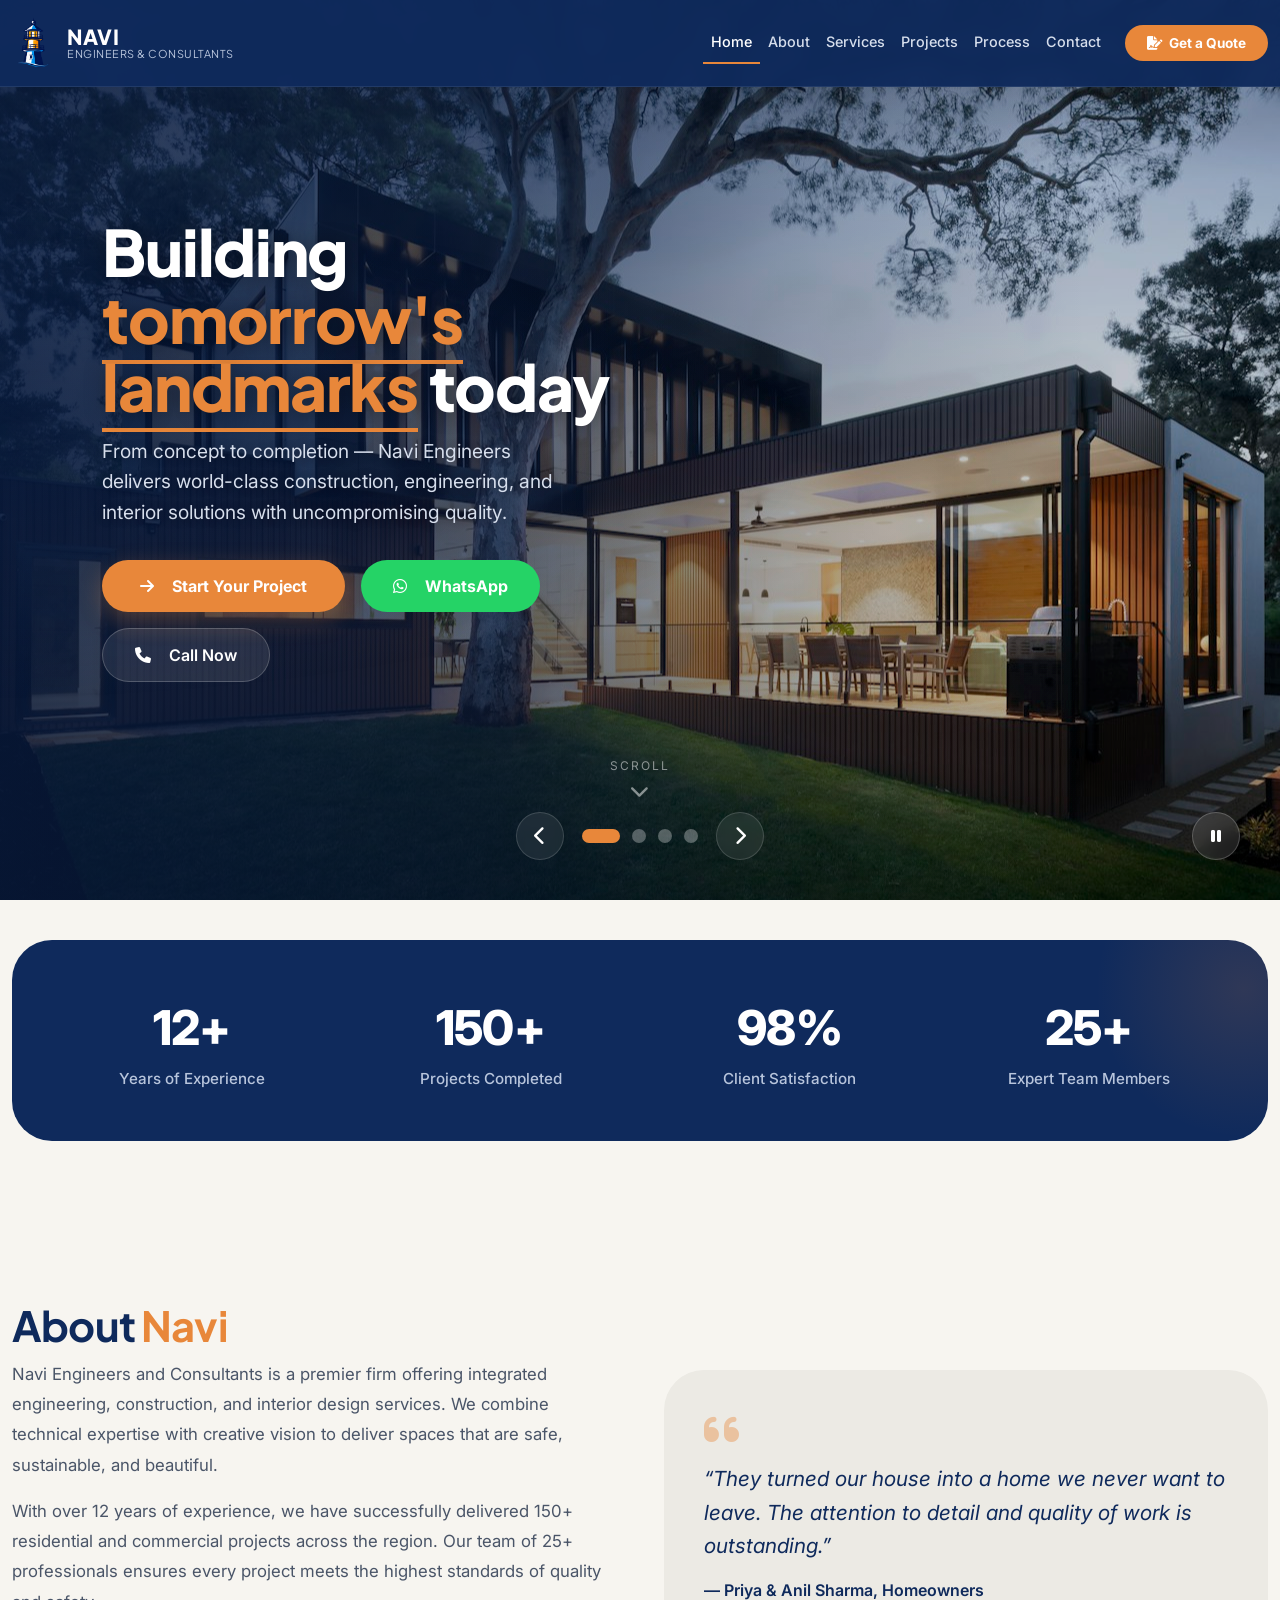
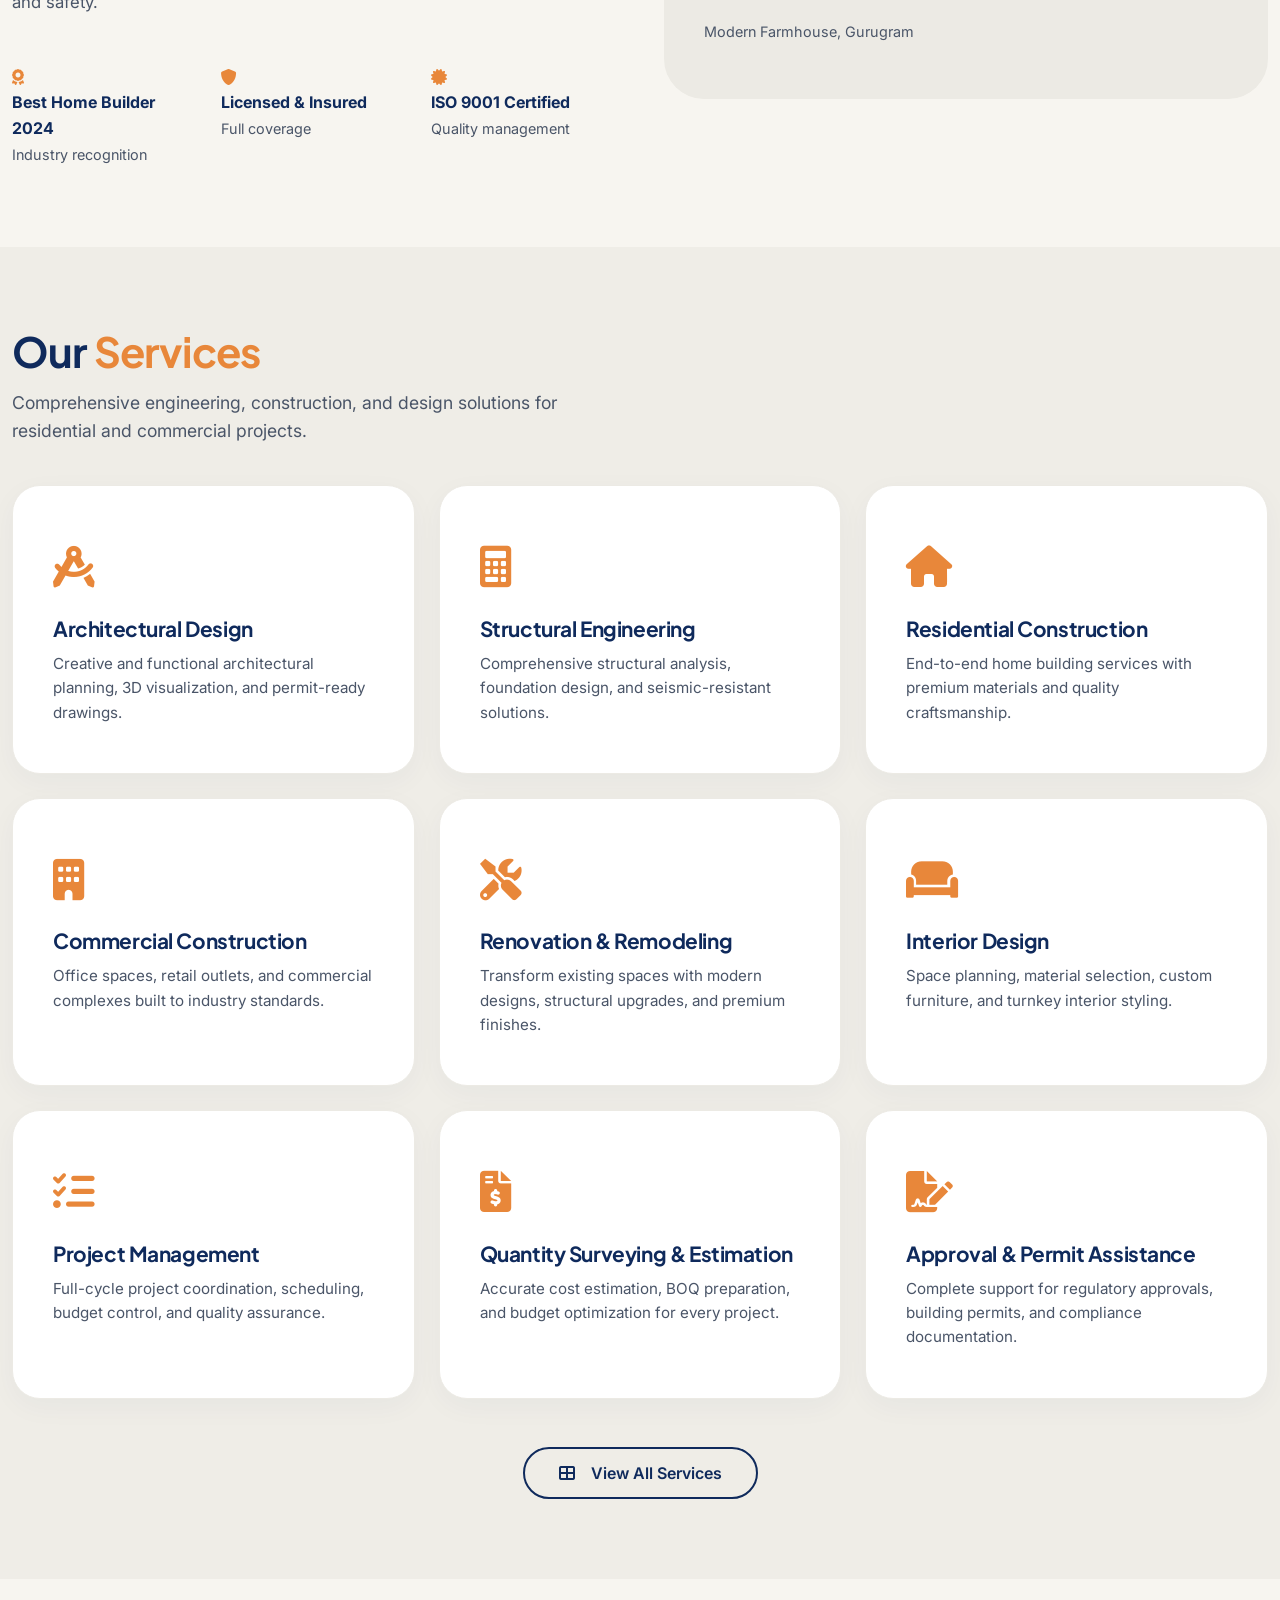
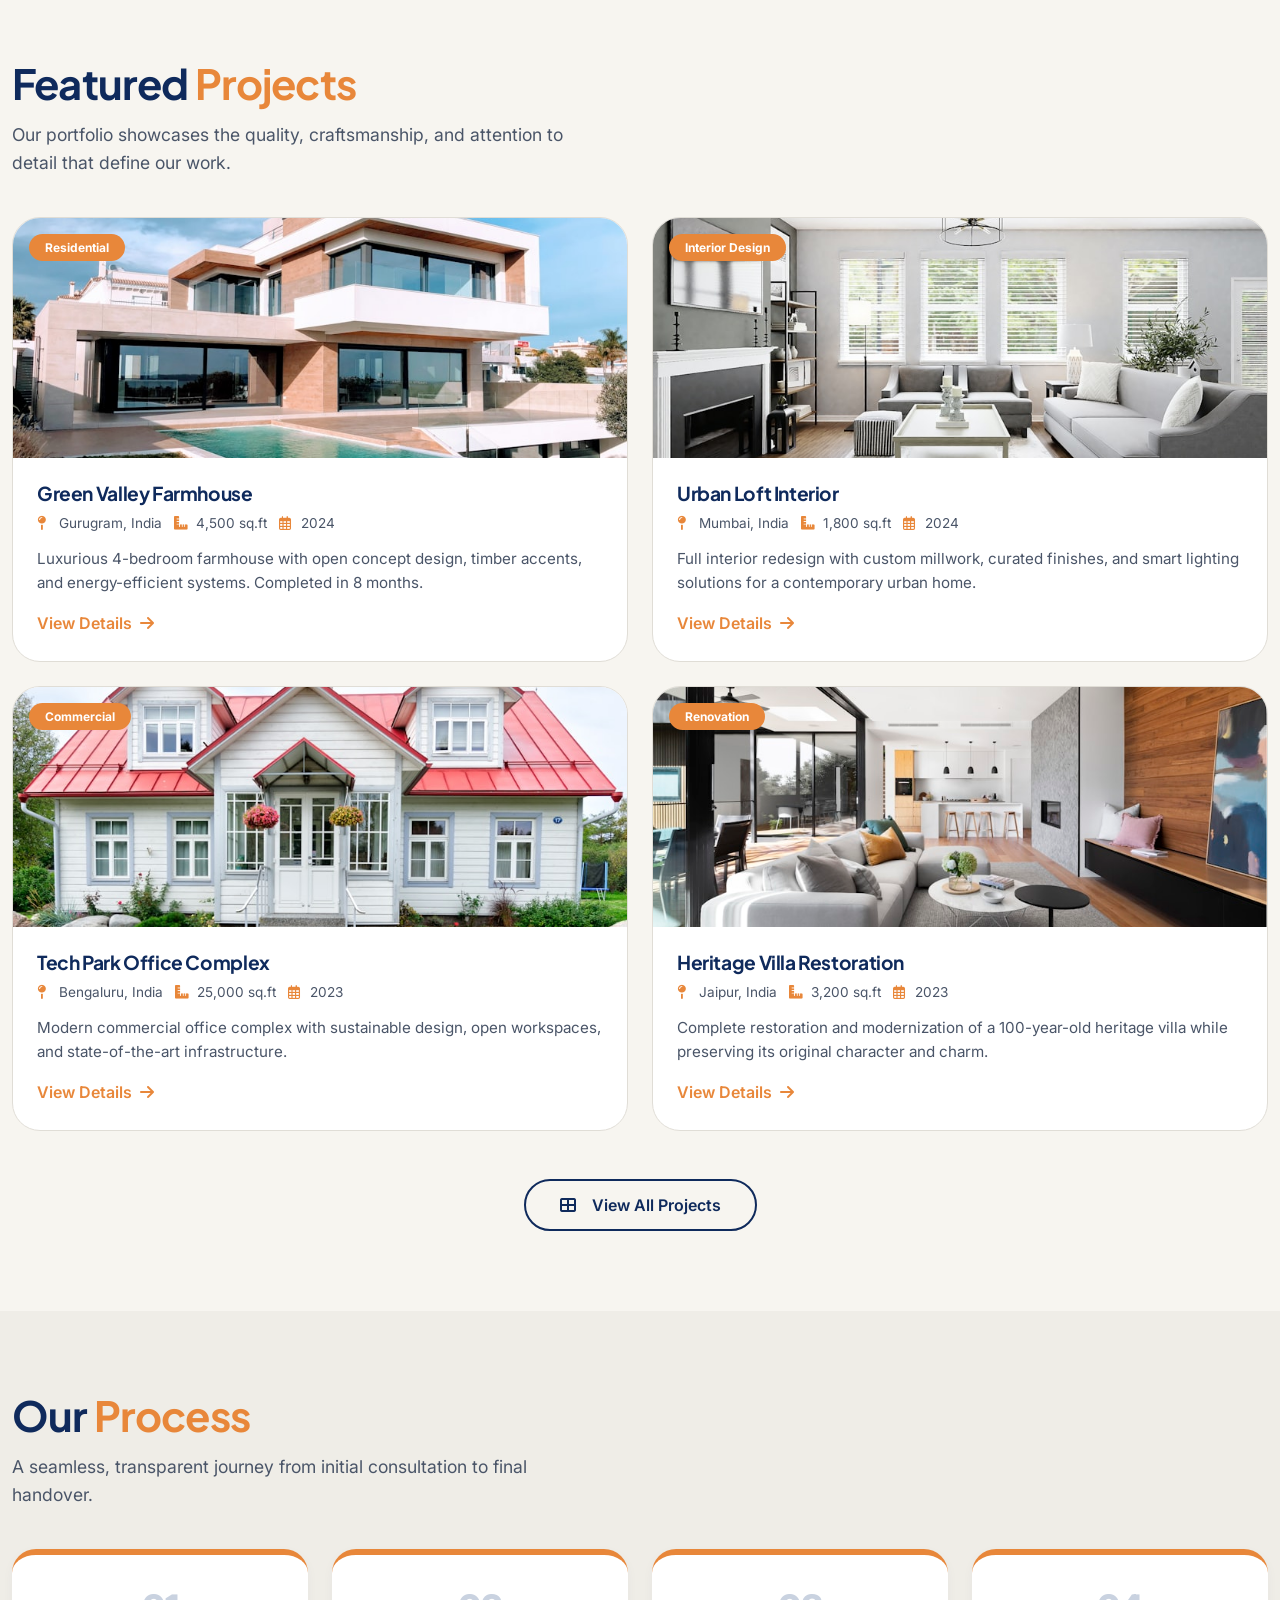
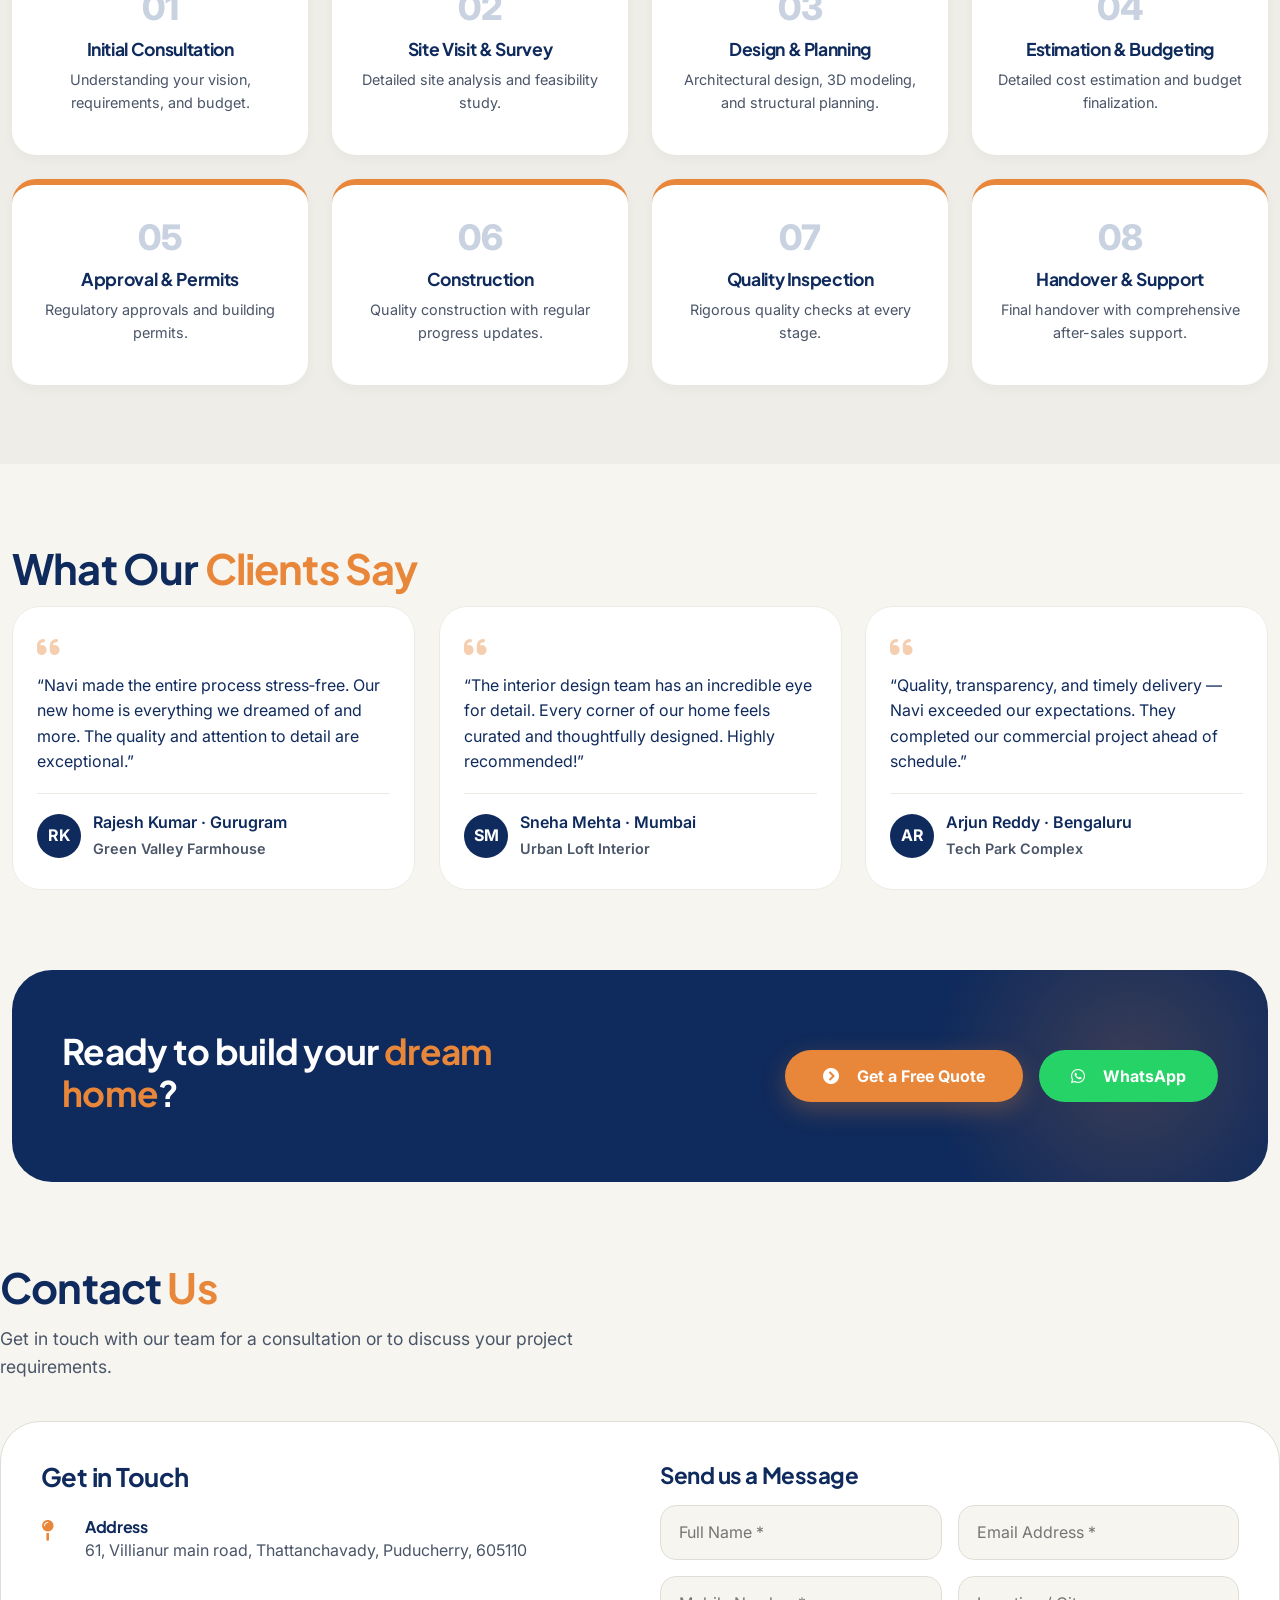
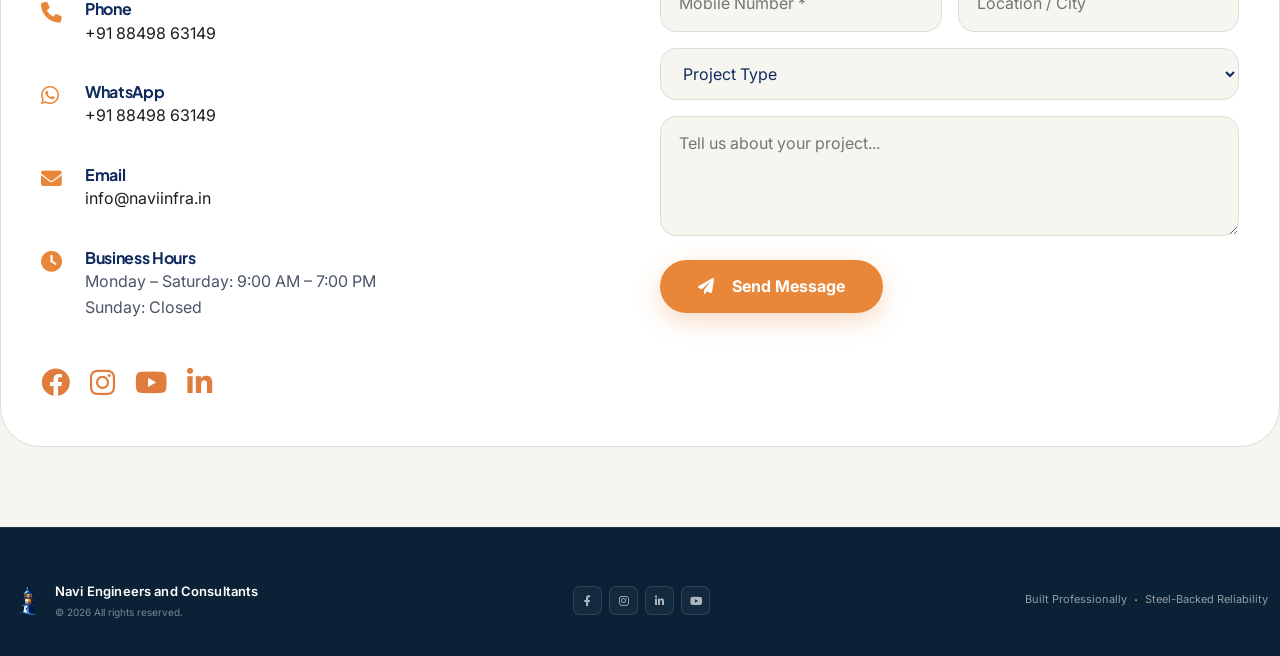
<file: index_new.html>
<!DOCTYPE html>
<html lang="en">
<head>
    <meta charset="UTF-8" />
    <meta name="viewport" content="width=device-width, initial-scale=1.0" />
	
	<title>NAVI Engineers and Consultants | Construction, Design & Consulting in Puducherry</title>
	
	<meta name="description" content="NAVI Engineers and Consultants — Built Professionally, Steel-Backed Reliability. Architectural design, structural engineering, residential & commercial construction, interiors, and project management in Puducherry." />
	<meta name="theme-color" content="#0F2A5C" />
	<meta property="og:title" content="NAVI Engineers and Consultants" />
	<meta property="og:description" content="Built Professionally || Steel-Backed Reliability" />
	<meta property="og:image" content="./assets/images/logo-full.png" />
	
	
	<link rel="icon" type="image/png" href="./assets/images/favicon.png" />
	<link rel="apple-touch-icon" href="./assets/images/favicon.png" />
	
    <!-- Bootstrap 5 CSS -->
    <link href="./assets/css/bootstrap.min.css" rel="stylesheet" />
    <!-- Google Fonts -->
    <link rel="preconnect" href="https://fonts.googleapis.com" />
    <link rel="preconnect" href="https://fonts.gstatic.com" crossorigin />
    <link href="https://fonts.googleapis.com/css2?family=Plus+Jakarta+Sans:wght@400;500;600;700;800&family=Inter:opsz,wght@14..32,400..600&display=swap" rel="stylesheet" />
    <!-- Font Awesome 6 -->
    <link rel="stylesheet" href="./assets/css/all.min.css" />
    <!-- Custom CSS -->
    <link rel="stylesheet" href="./assets/css/style.css" />
</head>
<body>

    <!-- ===== NAVIGATION ===== -->
    <nav class="navbar navbar-expand-lg navbar-dark fixed-top" id="mainNav">
        <div class="container">
			<a href="index.html" class="navbar-brand">
				<img src="./assets/images/logo-light.png" alt="NAVI Engineers Logo" />
				<span class="brand-text">
					<strong>NAVI</strong>
					<small>Engineers &amp; Consultants</small>
				</span>
			</a>
            <button class="navbar-toggler" type="button" data-bs-toggle="collapse" data-bs-target="#navMenu" aria-controls="navMenu" aria-expanded="false" aria-label="Toggle navigation">
                <span class="navbar-toggler-icon"></span>
            </button>
            <div class="collapse navbar-collapse" id="navMenu">
                <ul class="navbar-nav ms-auto align-items-lg-center">
                    <li class="nav-item"><a href="index.html" class="nav-link active">Home</a></li>
                    <li class="nav-item"><a href="#about" class="nav-link">About</a></li>
                    <li class="nav-item"><a href="#services" class="nav-link">Services</a></li>
                    <li class="nav-item"><a href="#projects" class="nav-link">Projects</a></li>
                    <li class="nav-item"><a href="#process" class="nav-link">Process</a></li>
                    <li class="nav-item"><a href="#contact" class="nav-link">Contact</a></li>
                    <li class="nav-item ms-lg-3">
                        <a href="#contact" class="btn btn-nav-cta"><i class="fas fa-file-signature me-1"></i> Get a Quote</a>
                    </li>
                </ul>
            </div>
        </div>
    </nav>

   <!-- ===== HERO SLIDER (with video as first slide) ===== -->
<div class="hero-slider" id="heroSlider">
    <div class="slider-track" id="sliderTrack">

        <!-- ===== SLIDE 1: VIDEO ===== -->
        <div class="slide slide-video" data-type="video">
            <video
                class="hero-video"
                id="heroVideo"
                autoplay
                muted
                playsinline
                preload="metadata"
                poster="./assets/images/hero-1.jpg">
                <source src="./assets/videos/hero-video.mp4" type="video/mp4" />
                <!-- Optional WebM fallback for smaller size -->
                <!-- <source src="./assets/videos/hero-video.webm" type="video/webm" /> -->
            </video>

            <div class="video-overlay"></div>

            <div class="slide-content">
                <h1>Building <span>tomorrow's landmarks</span> today</h1>
                <p>From concept to completion — Navi Engineers delivers world-class construction, engineering, and interior solutions with uncompromising quality.</p>
                <div class="hero-buttons">
                    <a href="quote.html" class="btn btn-primary-custom"><i class="fas fa-arrow-right me-2"></i> Start Your Project</a>
                    <a href="https://wa.me/918849863149" class="btn btn-whatsapp"><i class="fab fa-whatsapp me-2"></i> WhatsApp</a>
                    <a href="tel:+918849863149" class="btn btn-call"><i class="fas fa-phone me-2"></i> Call Now</a>
                </div>
            </div>

            <!-- Video play/pause control -->
            <button class="video-control" id="videoControl" aria-label="Toggle video sound">
                <i class="fas fa-pause"></i>
            </button>
        </div>

        <!-- ===== SLIDE 2: IMAGE ===== -->
        <div class="slide" style="background-image: linear-gradient(135deg, rgba(30,30,30,0.3) 0%, rgba(10,10,10,0.5) 100%), url('./assets/images/hero-1.jpg');">
            <div class="slide-content">
                <h1>Engineering <span>excellence</span> for your dream home</h1>
                <p>Navi Engineers &amp; Consultants — full-spectrum home construction, structural design, and interior solutions with integrity.</p>
                <div class="hero-buttons">
                    <a href="quote.html" class="btn btn-primary-custom"><i class="fas fa-arrow-right me-2"></i> Get a Quote</a>
                    <a href="https://wa.me/918849863149" class="btn btn-whatsapp"><i class="fab fa-whatsapp me-2"></i> WhatsApp</a>
                    <a href="tel:+918849863149" class="btn btn-call"><i class="fas fa-phone me-2"></i> Call Now</a>
                </div>
            </div>
        </div>

        <!-- ===== SLIDE 3: IMAGE ===== -->
        <div class="slide" style="background-image: linear-gradient(135deg, rgba(30,30,30,0.3) 0%, rgba(10,10,10,0.5) 100%), url('./assets/images/hero-2.jpg');">
            <div class="slide-content">
                <h1>Interior <span>design</span> &amp; structural integrity</h1>
                <p>Where aesthetics meet engineering precision. Our team delivers timeless interiors backed by sound structural planning.</p>
                <div class="hero-buttons">
                    <a href="quote.html" class="btn btn-primary-custom"><i class="fas fa-arrow-right me-2"></i> Get a Quote</a>
                    <a href="https://wa.me/918849863149" class="btn btn-whatsapp"><i class="fab fa-whatsapp me-2"></i> WhatsApp</a>
                    <a href="tel:+918849863149" class="btn btn-call"><i class="fas fa-phone me-2"></i> Call Now</a>
                </div>
            </div>
        </div>

        <!-- ===== SLIDE 4: IMAGE ===== -->
        <div class="slide" style="background-image: linear-gradient(135deg, rgba(30,30,30,0.3) 0%, rgba(10,10,10,0.5) 100%), url('./assets/images/hero-3.jpg');">
            <div class="slide-content">
                <h1>Trusted <span>consultants</span> since 2012</h1>
                <p>Over a decade of delivering homes and commercial spaces that stand the test of time. Transparency, safety, and quality.</p>
                <div class="hero-buttons">
                    <a href="quote.html" class="btn btn-primary-custom"><i class="fas fa-arrow-right me-2"></i> Get a Quote</a>
                    <a href="https://wa.me/918849863149" class="btn btn-whatsapp"><i class="fab fa-whatsapp me-2"></i> WhatsApp</a>
                    <a href="tel:+918849863149" class="btn btn-call"><i class="fas fa-phone me-2"></i> Call Now</a>
                </div>
            </div>
        </div>

    </div>

    <div class="scroll-indicator">
        <span>Scroll</span>
        <i class="fas fa-chevron-down"></i>
    </div>

    <div class="slider-controls">
        <button class="slider-arrow" id="prevSlide" aria-label="Previous slide"><i class="fas fa-chevron-left"></i></button>
        <div class="slider-dots" id="sliderDots">
            <button class="dot active" data-index="0" aria-label="Slide 1"></button>
            <button class="dot" data-index="1" aria-label="Slide 2"></button>
            <button class="dot" data-index="2" aria-label="Slide 3"></button>
            <button class="dot" data-index="3" aria-label="Slide 4"></button>
        </div>
        <button class="slider-arrow" id="nextSlide" aria-label="Next slide"><i class="fas fa-chevron-right"></i></button>
    </div>
</div>
    <!-- ===== STATS ===== -->
    <section class="section-padding stats-section">
        <div class="container">
            <div class="stats-grid">
                <div class="stat-item scroll-slide slide-top">
                    <div class="stat-number">12+</div>
                    <div class="stat-label">Years of Experience</div>
                </div>
                <div class="stat-item scroll-slide slide-bottom">
                    <div class="stat-number">150+</div>
                    <div class="stat-label">Projects Completed</div>
                </div>
                <div class="stat-item scroll-slide slide-top">
                    <div class="stat-number">98%</div>
                    <div class="stat-label">Client Satisfaction</div>
                </div>
                <div class="stat-item scroll-slide slide-bottom">
                    <div class="stat-number">25+</div>
                    <div class="stat-label">Expert Team Members</div>
                </div>
            </div>
        </div>
    </section>

    <!-- ===== ABOUT INTRO ===== -->
    <section class="section-padding" id="about">
        <div class="container">
            <div class="row align-items-center g-5">
                <div class="col-lg-6 scroll-slide slide-left">
                    <h2 class="section-title mb-2">About <span>Navi</span></h2>
                    <p class="text-muted-custom">Navi Engineers and Consultants is a premier firm offering integrated engineering, construction, and interior design services. We combine technical expertise with creative vision to deliver spaces that are safe, sustainable, and beautiful.</p>
                    <p class="text-muted-custom">With over 12 years of experience, we have successfully delivered 150+ residential and commercial projects across the region. Our team of 25+ professionals ensures every project meets the highest standards of quality and safety.</p>
                    <div class="row mt-4 g-4">
                        <div class="col-sm-4">
                            <i class="fas fa-award text-accent"></i>
                            <strong class="d-block">Best Home Builder 2024</strong>
                            <span class="text-muted-small">Industry recognition</span>
                        </div>
                        <div class="col-sm-4">
                            <i class="fas fa-shield-alt text-accent"></i>
                            <strong class="d-block">Licensed &amp; Insured</strong>
                            <span class="text-muted-small">Full coverage</span>
                        </div>
                        <div class="col-sm-4">
                            <i class="fas fa-certificate text-accent"></i>
                            <strong class="d-block">ISO 9001 Certified</strong>
                            <span class="text-muted-small">Quality management</span>
                        </div>
                    </div>
                </div>
                <div class="col-lg-6 scroll-slide slide-right">
                    <div class="quote-block">
                        <i class="fas fa-quote-left quote-icon"></i>
                        <p class="quote-text">“They turned our house into a home we never want to leave. The attention to detail and quality of work is outstanding.”</p>
                        <p class="quote-author">— Priya &amp; Anil Sharma, Homeowners</p>
                        <p class="quote-project">Modern Farmhouse, Gurugram</p>
                    </div>
                </div>
            </div>
        </div>
    </section>

    <!-- ===== SERVICES ===== -->
    <section class="section-padding bg-light-custom" id="services">
        <div class="container">
            <h2 class="section-title scroll-slide slide-left">Our <span>Services</span></h2>
            <p class="section-subtitle scroll-slide slide-right">Comprehensive engineering, construction, and design solutions for residential and commercial projects.</p>
            <div class="row g-4">
                <div class="col-md-6 col-lg-4 scroll-slide slide-left">
                    <div class="card service-card h-100">
                        <div class="card-body">
                            <div class="card-icon"><i class="fas fa-drafting-compass"></i></div>
                            <h3 class="card-title">Architectural Design</h3>
                            <p class="card-text">Creative and functional architectural planning, 3D visualization, and permit-ready drawings.</p>
                        </div>
                    </div>
                </div>
                <div class="col-md-6 col-lg-4 scroll-slide slide-top">
                    <div class="card service-card h-100">
                        <div class="card-body">
                            <div class="card-icon"><i class="fas fa-calculator"></i></div>
                            <h3 class="card-title">Structural Engineering</h3>
                            <p class="card-text">Comprehensive structural analysis, foundation design, and seismic-resistant solutions.</p>
                        </div>
                    </div>
                </div>
                <div class="col-md-6 col-lg-4 scroll-slide slide-right">
                    <div class="card service-card h-100">
                        <div class="card-body">
                            <div class="card-icon"><i class="fas fa-home"></i></div>
                            <h3 class="card-title">Residential Construction</h3>
                            <p class="card-text">End-to-end home building services with premium materials and quality craftsmanship.</p>
                        </div>
                    </div>
                </div>
                <div class="col-md-6 col-lg-4 scroll-slide slide-left">
                    <div class="card service-card h-100">
                        <div class="card-body">
                            <div class="card-icon"><i class="fas fa-building"></i></div>
                            <h3 class="card-title">Commercial Construction</h3>
                            <p class="card-text">Office spaces, retail outlets, and commercial complexes built to industry standards.</p>
                        </div>
                    </div>
                </div>
                <div class="col-md-6 col-lg-4 scroll-slide slide-bottom">
                    <div class="card service-card h-100">
                        <div class="card-body">
                            <div class="card-icon"><i class="fas fa-tools"></i></div>
                            <h3 class="card-title">Renovation &amp; Remodeling</h3>
                            <p class="card-text">Transform existing spaces with modern designs, structural upgrades, and premium finishes.</p>
                        </div>
                    </div>
                </div>
                <div class="col-md-6 col-lg-4 scroll-slide slide-right">
                    <div class="card service-card h-100">
                        <div class="card-body">
                            <div class="card-icon"><i class="fas fa-couch"></i></div>
                            <h3 class="card-title">Interior Design</h3>
                            <p class="card-text">Space planning, material selection, custom furniture, and turnkey interior styling.</p>
                        </div>
                    </div>
                </div>
                <div class="col-md-6 col-lg-4 scroll-slide slide-left">
                    <div class="card service-card h-100">
                        <div class="card-body">
                            <div class="card-icon"><i class="fas fa-tasks"></i></div>
                            <h3 class="card-title">Project Management</h3>
                            <p class="card-text">Full-cycle project coordination, scheduling, budget control, and quality assurance.</p>
                        </div>
                    </div>
                </div>
                <div class="col-md-6 col-lg-4 scroll-slide slide-top">
                    <div class="card service-card h-100">
                        <div class="card-body">
                            <div class="card-icon"><i class="fas fa-file-invoice-dollar"></i></div>
                            <h3 class="card-title">Quantity Surveying &amp; Estimation</h3>
                            <p class="card-text">Accurate cost estimation, BOQ preparation, and budget optimization for every project.</p>
                        </div>
                    </div>
                </div>
                <div class="col-md-6 col-lg-4 scroll-slide slide-right">
                    <div class="card service-card h-100">
                        <div class="card-body">
                            <div class="card-icon"><i class="fas fa-file-signature"></i></div>
                            <h3 class="card-title">Approval &amp; Permit Assistance</h3>
                            <p class="card-text">Complete support for regulatory approvals, building permits, and compliance documentation.</p>
                        </div>
                    </div>
                </div>
            </div>
            <div class="text-center mt-5">
                <a href="services.html" class="btn btn-outline-custom"><i class="fas fa-th-large me-2"></i> View All Services</a>
            </div>
        </div>
    </section>

    <!-- ===== FEATURED PROJECTS ===== -->
    <section class="section-padding" id="projects">
        <div class="container">
            <h2 class="section-title scroll-slide slide-right">Featured <span>Projects</span></h2>
            <p class="section-subtitle scroll-slide slide-left">Our portfolio showcases the quality, craftsmanship, and attention to detail that define our work.</p>
            <div class="row g-4">
                <div class="col-md-6 scroll-slide slide-left">
                    <div class="project-card">
                        <div class="project-img" style="background-image: url('./assets/images/project-1.jpg');">
                            <span class="project-tag">Residential</span>
                        </div>
                        <div class="project-info">
                            <h4>Green Valley Farmhouse</h4>
                            <div class="project-meta">
                                <span><i class="fas fa-map-pin"></i> Gurugram, India</span>
                                <span><i class="fas fa-ruler-combined"></i> 4,500 sq.ft</span>
                                <span><i class="far fa-calendar-alt"></i> 2024</span>
                            </div>
                            <p>Luxurious 4-bedroom farmhouse with open concept design, timber accents, and energy-efficient systems. Completed in 8 months.</p>
                            <a href="project-detail.html" class="link-accent">View Details <i class="fas fa-arrow-right ms-1"></i></a>
                        </div>
                    </div>
                </div>
                <div class="col-md-6 scroll-slide slide-right">
                    <div class="project-card">
                        <div class="project-img" style="background-image: url('./assets/images/project-2.jpg');">
                            <span class="project-tag">Interior Design</span>
                        </div>
                        <div class="project-info">
                            <h4>Urban Loft Interior</h4>
                            <div class="project-meta">
                                <span><i class="fas fa-map-pin"></i> Mumbai, India</span>
                                <span><i class="fas fa-ruler-combined"></i> 1,800 sq.ft</span>
                                <span><i class="far fa-calendar-alt"></i> 2024</span>
                            </div>
                            <p>Full interior redesign with custom millwork, curated finishes, and smart lighting solutions for a contemporary urban home.</p>
                            <a href="project-detail.html" class="link-accent">View Details <i class="fas fa-arrow-right ms-1"></i></a>
                        </div>
                    </div>
                </div>
                <div class="col-md-6 scroll-slide slide-left">
                    <div class="project-card">
                        <div class="project-img" style="background-image: url('./assets/images/project-3.jpg');">
                            <span class="project-tag">Commercial</span>
                        </div>
                        <div class="project-info">
                            <h4>Tech Park Office Complex</h4>
                            <div class="project-meta">
                                <span><i class="fas fa-map-pin"></i> Bengaluru, India</span>
                                <span><i class="fas fa-ruler-combined"></i> 25,000 sq.ft</span>
                                <span><i class="far fa-calendar-alt"></i> 2023</span>
                            </div>
                            <p>Modern commercial office complex with sustainable design, open workspaces, and state-of-the-art infrastructure.</p>
                            <a href="project-detail.html" class="link-accent">View Details <i class="fas fa-arrow-right ms-1"></i></a>
                        </div>
                    </div>
                </div>
                <div class="col-md-6 scroll-slide slide-right">
                    <div class="project-card">
                        <div class="project-img" style="background-image: url('./assets/images/project-4.jpg');">
                            <span class="project-tag">Renovation</span>
                        </div>
                        <div class="project-info">
                            <h4>Heritage Villa Restoration</h4>
                            <div class="project-meta">
                                <span><i class="fas fa-map-pin"></i> Jaipur, India</span>
                                <span><i class="fas fa-ruler-combined"></i> 3,200 sq.ft</span>
                                <span><i class="far fa-calendar-alt"></i> 2023</span>
                            </div>
                            <p>Complete restoration and modernization of a 100-year-old heritage villa while preserving its original character and charm.</p>
                            <a href="project-detail.html" class="link-accent">View Details <i class="fas fa-arrow-right ms-1"></i></a>
                        </div>
                    </div>
                </div>
            </div>
            <div class="text-center mt-5">
                <a href="projects.html" class="btn btn-outline-custom"><i class="fas fa-th-large me-2"></i> View All Projects</a>
            </div>
        </div>
    </section>

    <!-- ===== PROCESS ===== -->
    <section class="section-padding bg-light-custom" id="process">
        <div class="container">
            <h2 class="section-title scroll-slide slide-top">Our <span>Process</span></h2>
            <p class="section-subtitle scroll-slide slide-bottom">A seamless, transparent journey from initial consultation to final handover.</p>
            <div class="row g-4">
                <div class="col-md-6 col-lg-3 scroll-slide slide-left">
                    <div class="process-step">
                        <div class="step-num">01</div>
                        <h4>Initial Consultation</h4>
                        <p>Understanding your vision, requirements, and budget.</p>
                    </div>
                </div>
                <div class="col-md-6 col-lg-3 scroll-slide slide-top">
                    <div class="process-step">
                        <div class="step-num">02</div>
                        <h4>Site Visit &amp; Survey</h4>
                        <p>Detailed site analysis and feasibility study.</p>
                    </div>
                </div>
                <div class="col-md-6 col-lg-3 scroll-slide slide-right">
                    <div class="process-step">
                        <div class="step-num">03</div>
                        <h4>Design &amp; Planning</h4>
                        <p>Architectural design, 3D modeling, and structural planning.</p>
                    </div>
                </div>
                <div class="col-md-6 col-lg-3 scroll-slide slide-bottom">
                    <div class="process-step">
                        <div class="step-num">04</div>
                        <h4>Estimation &amp; Budgeting</h4>
                        <p>Detailed cost estimation and budget finalization.</p>
                    </div>
                </div>
                <div class="col-md-6 col-lg-3 scroll-slide slide-left">
                    <div class="process-step">
                        <div class="step-num">05</div>
                        <h4>Approval &amp; Permits</h4>
                        <p>Regulatory approvals and building permits.</p>
                    </div>
                </div>
                <div class="col-md-6 col-lg-3 scroll-slide slide-top">
                    <div class="process-step">
                        <div class="step-num">06</div>
                        <h4>Construction</h4>
                        <p>Quality construction with regular progress updates.</p>
                    </div>
                </div>
                <div class="col-md-6 col-lg-3 scroll-slide slide-right">
                    <div class="process-step">
                        <div class="step-num">07</div>
                        <h4>Quality Inspection</h4>
                        <p>Rigorous quality checks at every stage.</p>
                    </div>
                </div>
                <div class="col-md-6 col-lg-3 scroll-slide slide-bottom">
                    <div class="process-step">
                        <div class="step-num">08</div>
                        <h4>Handover &amp; Support</h4>
                        <p>Final handover with comprehensive after-sales support.</p>
                    </div>
                </div>
            </div>
        </div>
    </section>

    <!-- ===== TESTIMONIALS ===== -->
    <section class="section-padding">
        <div class="container">
            <h2 class="section-title scroll-slide slide-right">What Our <span>Clients Say</span></h2>
            <div class="row g-4">
                <div class="col-md-4 scroll-slide slide-left">
                    <div class="testimonial h-100">
                        <i class="fas fa-quote-left"></i>
                        <p>“Navi made the entire process stress‑free. Our new home is everything we dreamed of and more. The quality and attention to detail are exceptional.”</p>
                        <div class="author">
                            <div class="author-avatar">RK</div>
                            <div>Rajesh Kumar · Gurugram<br><span class="text-muted-small">Green Valley Farmhouse</span></div>
                        </div>
                    </div>
                </div>
                <div class="col-md-4 scroll-slide slide-bottom">
                    <div class="testimonial h-100">
                        <i class="fas fa-quote-left"></i>
                        <p>“The interior design team has an incredible eye for detail. Every corner of our home feels curated and thoughtfully designed. Highly recommended!”</p>
                        <div class="author">
                            <div class="author-avatar">SM</div>
                            <div>Sneha Mehta · Mumbai<br><span class="text-muted-small">Urban Loft Interior</span></div>
                        </div>
                    </div>
                </div>
                <div class="col-md-4 scroll-slide slide-right">
                    <div class="testimonial h-100">
                        <i class="fas fa-quote-left"></i>
                        <p>“Quality, transparency, and timely delivery — Navi exceeded our expectations. They completed our commercial project ahead of schedule.”</p>
                        <div class="author">
                            <div class="author-avatar">AR</div>
                            <div>Arjun Reddy · Bengaluru<br><span class="text-muted-small">Tech Park Complex</span></div>
                        </div>
                    </div>
                </div>
            </div>
        </div>
    </section>

    <!-- ===== CTA SECTION ===== -->
    <section class="section-padding pt-0">
        <div class="container">
            <div class="cta-section scroll-slide slide-top">
                <h2>Ready to build your <span>dream home</span>?</h2>
                <div class="d-flex flex-wrap gap-3">
                    <a href="quote.html" class="btn btn-primary-custom"><i class="fas fa-chevron-circle-right me-2"></i> Get a Free Quote</a>
                    <a href="https://wa.me/918849863149" class="btn btn-whatsapp"><i class="fab fa-whatsapp me-2"></i> WhatsApp</a>
                </div>
            </div>
        </div>
    </section>

    <!-- ===== CONTACT + QUOTE ===== -->
    <section id="contact" class="container section-padding" style="padding-top: 0;">
        <h2 class="section-title scroll-slide slide-left">Contact <span>Us</span></h2>
        <p class="section-subtitle scroll-slide slide-right" style="transition-delay: 0.1s;">Get in touch with our team for a consultation or to discuss your project requirements.</p>

        <div class="contact-grid">
            <div class="scroll-slide slide-left">
                <h3 style="font-size:1.6rem; margin-bottom:24px;">Get in Touch</h3>
                <div class="contact-info-item">
                    <i class="fas fa-map-pin"></i>
                    <div><h4>Address</h4><p>61, Villianur main road, Thattanchavady, Puducherry, 605110</p></div>
                </div>
                <div class="contact-info-item">
                    <i class="fas fa-phone"></i>
                    <div><h4>Phone</h4><p><a href="tel:+918849863149" style="color:#1e1e1e; text-decoration:none;">+91 88498 63149</a></p></div>
                </div>
                <div class="contact-info-item">
                    <i class="fab fa-whatsapp"></i>
                    <div><h4>WhatsApp</h4><p><a href="https://wa.me/918849863149" style="color:#1e1e1e; text-decoration:none;">+91 88498 63149</a></p></div>
                </div>
                <div class="contact-info-item">
                    <i class="fas fa-envelope"></i>
                    <div><h4>Email</h4><p><a href="mailto:info@naviinfra.in " style="color:#1e1e1e; text-decoration:none;">info@naviinfra.in</a></p></div>
                </div>
                <div class="contact-info-item">
                    <i class="fas fa-clock"></i>
                    <div><h4>Business Hours</h4><p>Monday – Saturday: 9:00 AM – 7:00 PM<br>Sunday: Closed</p></div>
                </div>
                <div style="margin-top: 24px; display: flex; gap: 20px; font-size: 1.8rem; color:#e07c3c;">
                    <a href="#" style="color:#e07c3c;"><i class="fab fa-facebook"></i></a>
                    <a href="#" style="color:#e07c3c;"><i class="fab fa-instagram"></i></a>
                    <a href="#" style="color:#e07c3c;"><i class="fab fa-youtube"></i></a>
                    <a href="#" style="color:#e07c3c;"><i class="fab fa-linkedin-in"></i></a>
                </div>
            </div>

            <div class="scroll-slide slide-right">
                <h3 style="font-size:1.4rem; margin-bottom:16px;">Send us a Message</h3>
                <form class="contact-form">
                    <div class="form-row">
                        <input type="text" placeholder="Full Name *" required />
                        <input type="email" placeholder="Email Address *" required />
                    </div>
                    <div class="form-row">
                        <input type="tel" placeholder="Mobile Number *" required />
                        <input type="text" placeholder="Location / City" />
                    </div>
                    <select>
                        <option value="">Project Type</option>
                        <option>Residential Construction</option>
                        <option>Commercial Construction</option>
                        <option>Interior Design</option>
                        <option>Renovation</option>
                        <option>Structural Engineering</option>
                        <option>Other</option>
                    </select>
                    <textarea placeholder="Tell us about your project..." rows="4"></textarea>
					<button type="submit" class="btn-primary-custom btn-block">
						<i class="fas fa-paper-plane me-2"></i> Send Message
					</button>
                </form>
            </div>
        </div>
    </section>

<!-- ===== FOOTER ===== -->
<footer class="footer">
    <div class="container">
        <div class="footer-inner">

            <div class="footer-brand">
                <img src="assets/images/favicon.png"
                     alt="Navi Engineers"
                     class="footer-logo">

                <div>
                    <div class="footer-company">
                        Navi Engineers and Consultants
                    </div>

                    <div class="footer-copy">
                        © 2026 All rights reserved.
                    </div>
                </div>
            </div>

            <div class="footer-social">
                <a href="#" aria-label="Facebook">
                    <i class="fab fa-facebook-f"></i>
                </a>

                <a href="#" aria-label="Instagram">
                    <i class="fab fa-instagram"></i>
                </a>

                <a href="#" aria-label="LinkedIn">
                    <i class="fab fa-linkedin-in"></i>
                </a>

                <a href="#" aria-label="YouTube">
                    <i class="fab fa-youtube"></i>
                </a>
            </div>

            <div class="footer-tagline">
                <span>Built Professionally</span>
                <b>·</b>
                <span>Steel-Backed Reliability</span>
            </div>

        </div>
    </div>
</footer>

    <!-- Bootstrap 5 JS Bundle -->
    <script src="./assets/js/bootstrap.bundle.min.js"></script>
    <!-- Custom JS -->
    <script src="./assets/js/main.js"></script>
</body>
</html>
</file>
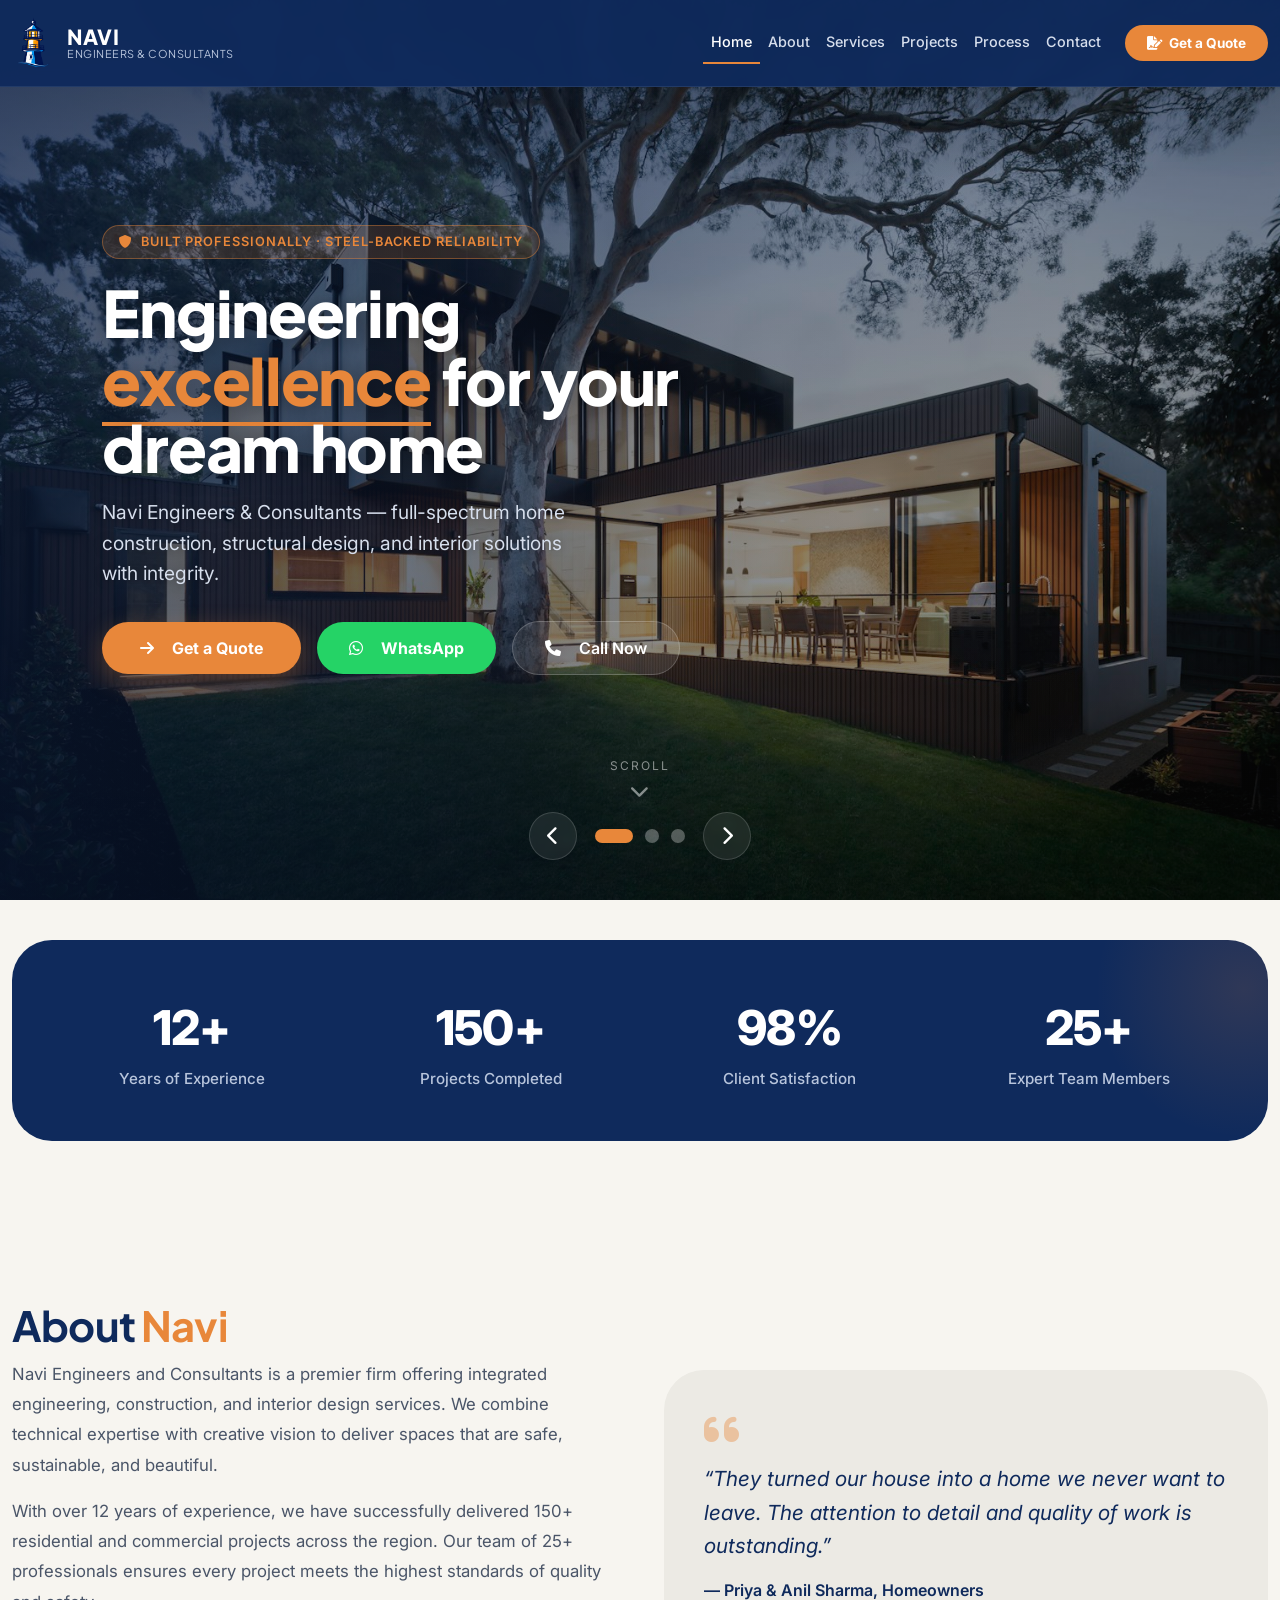
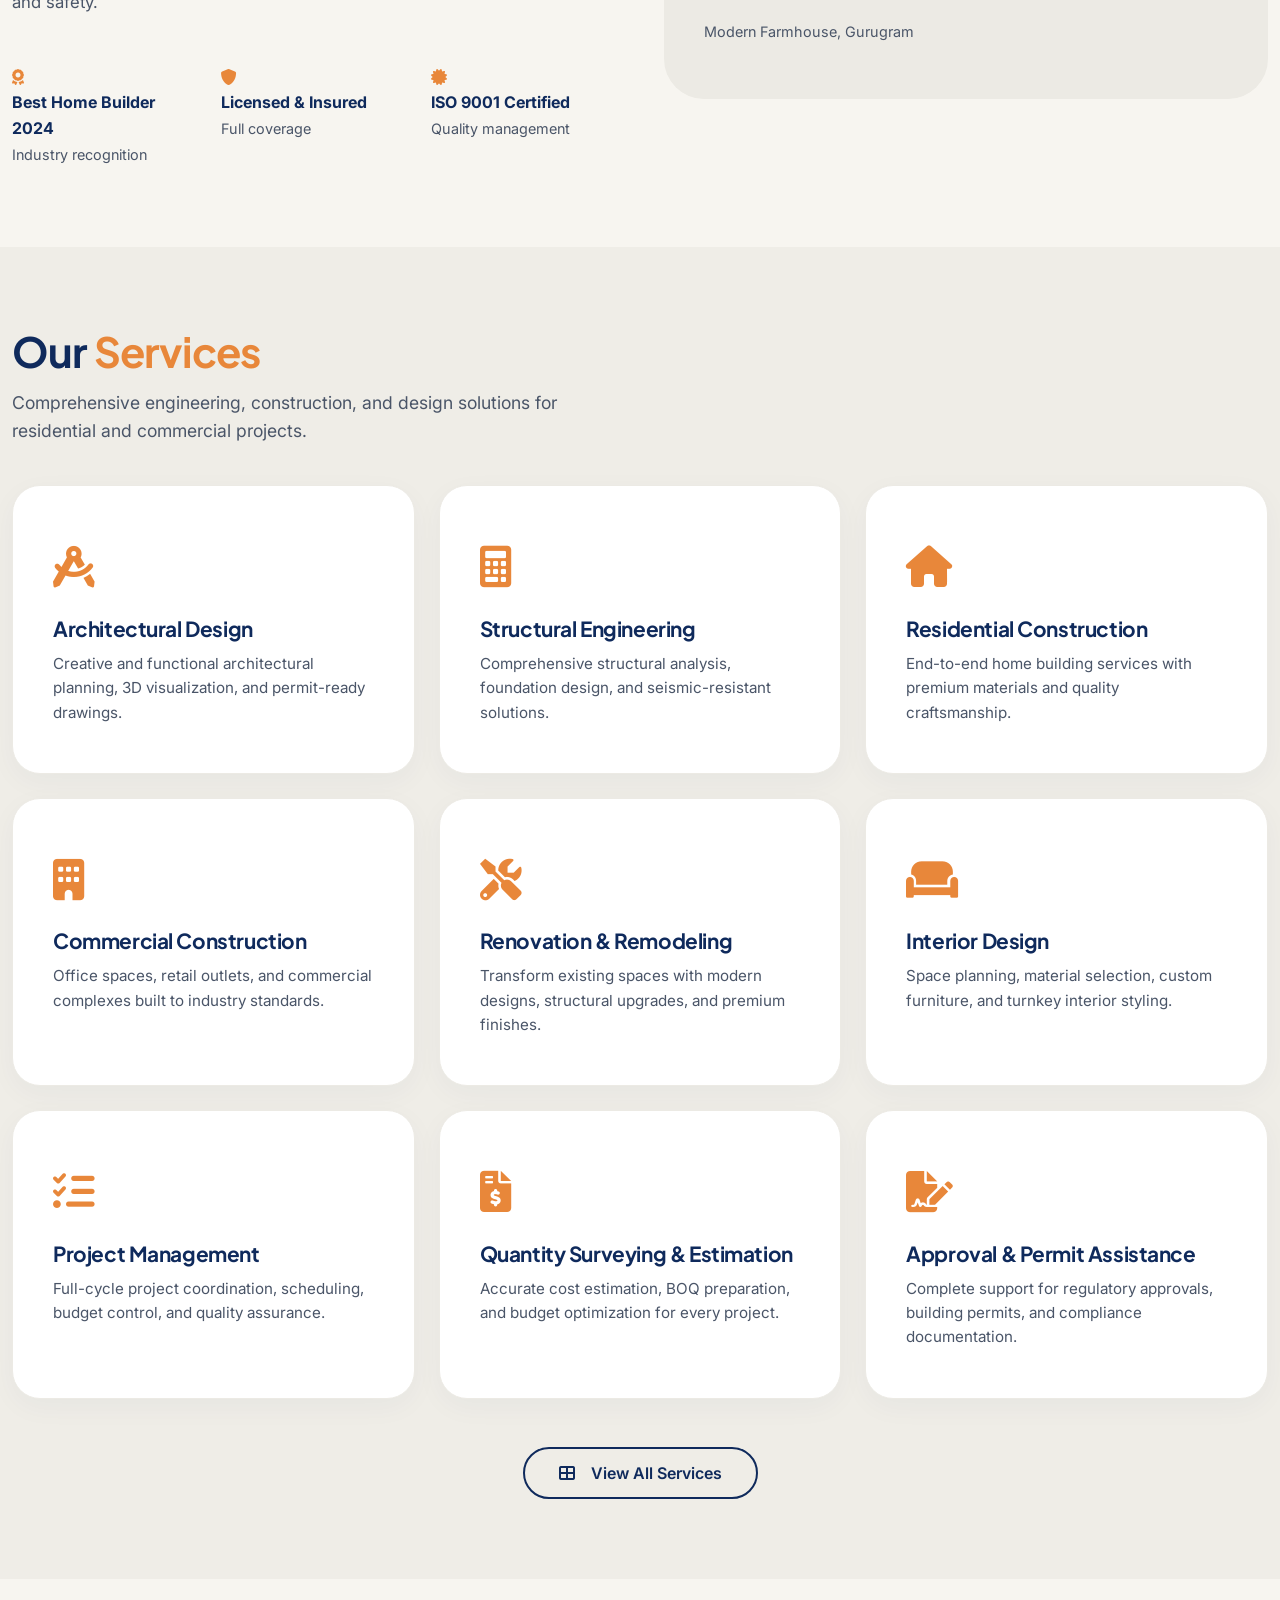
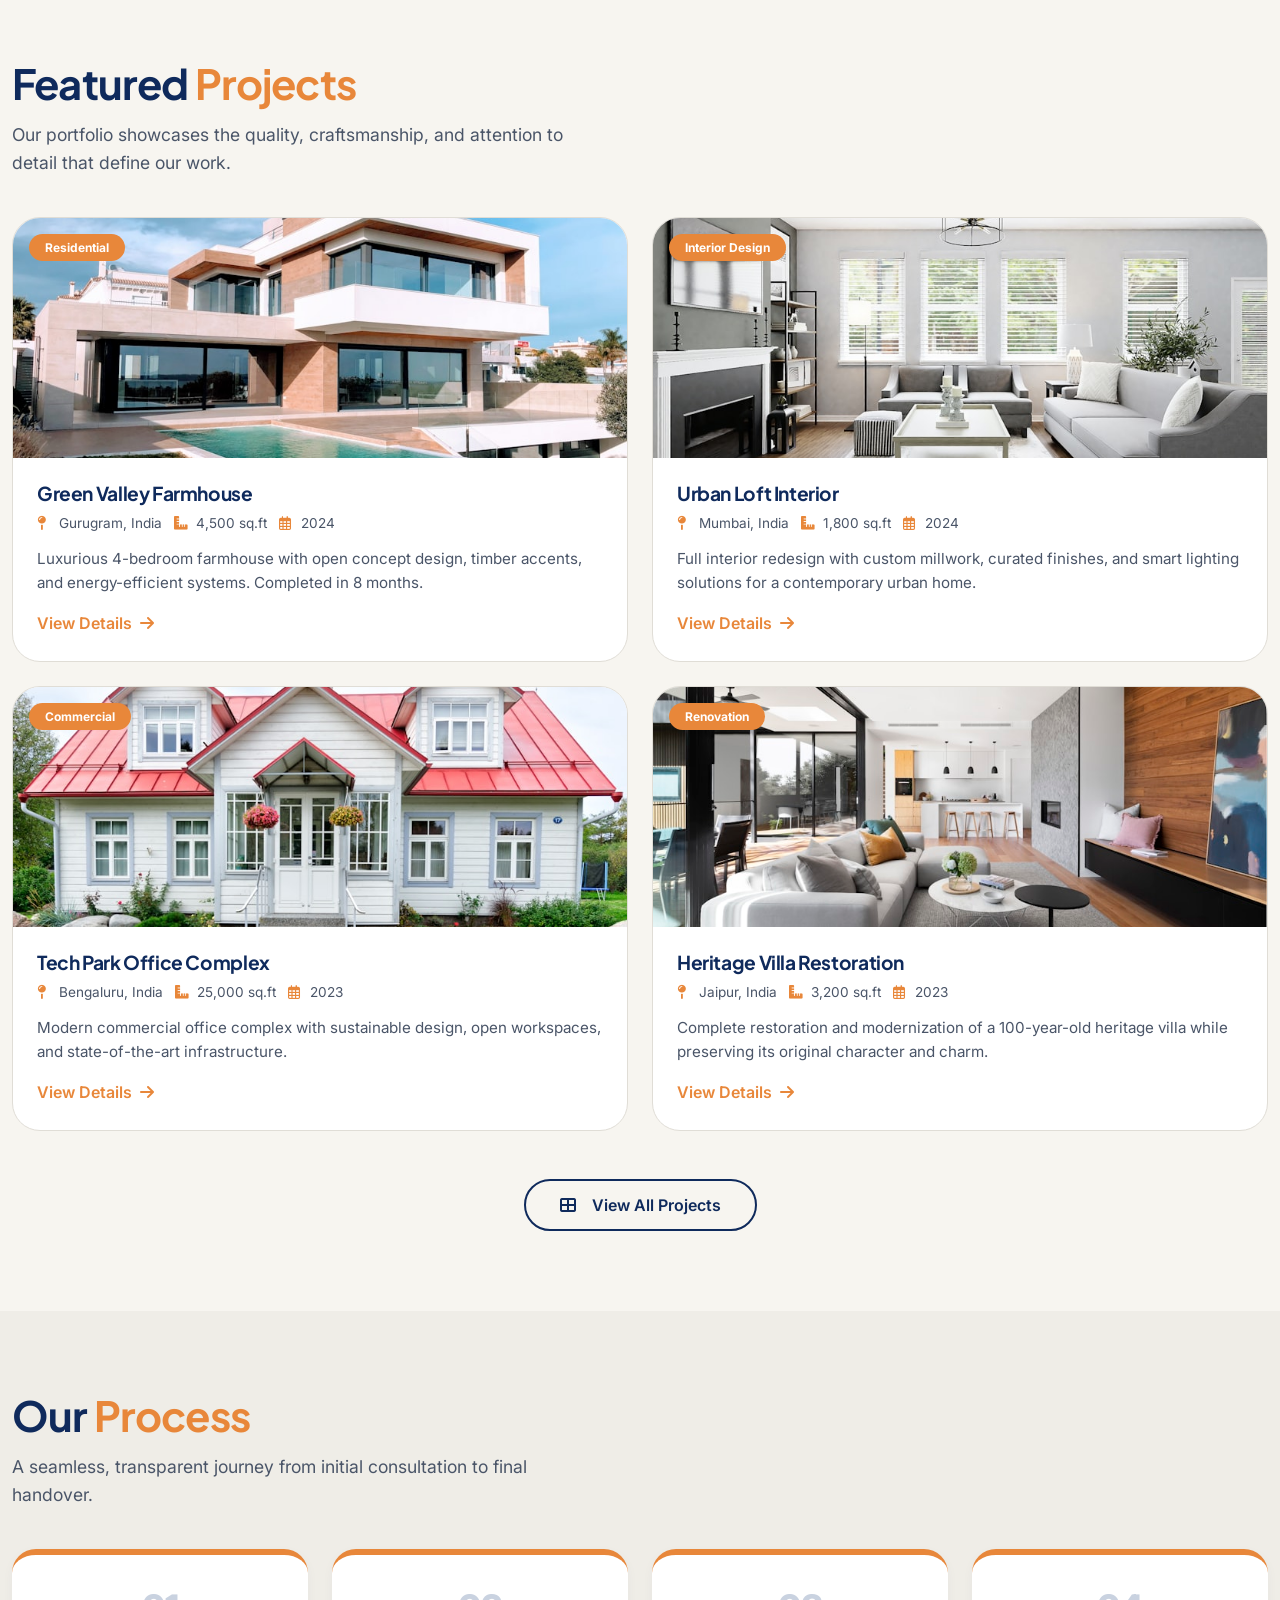
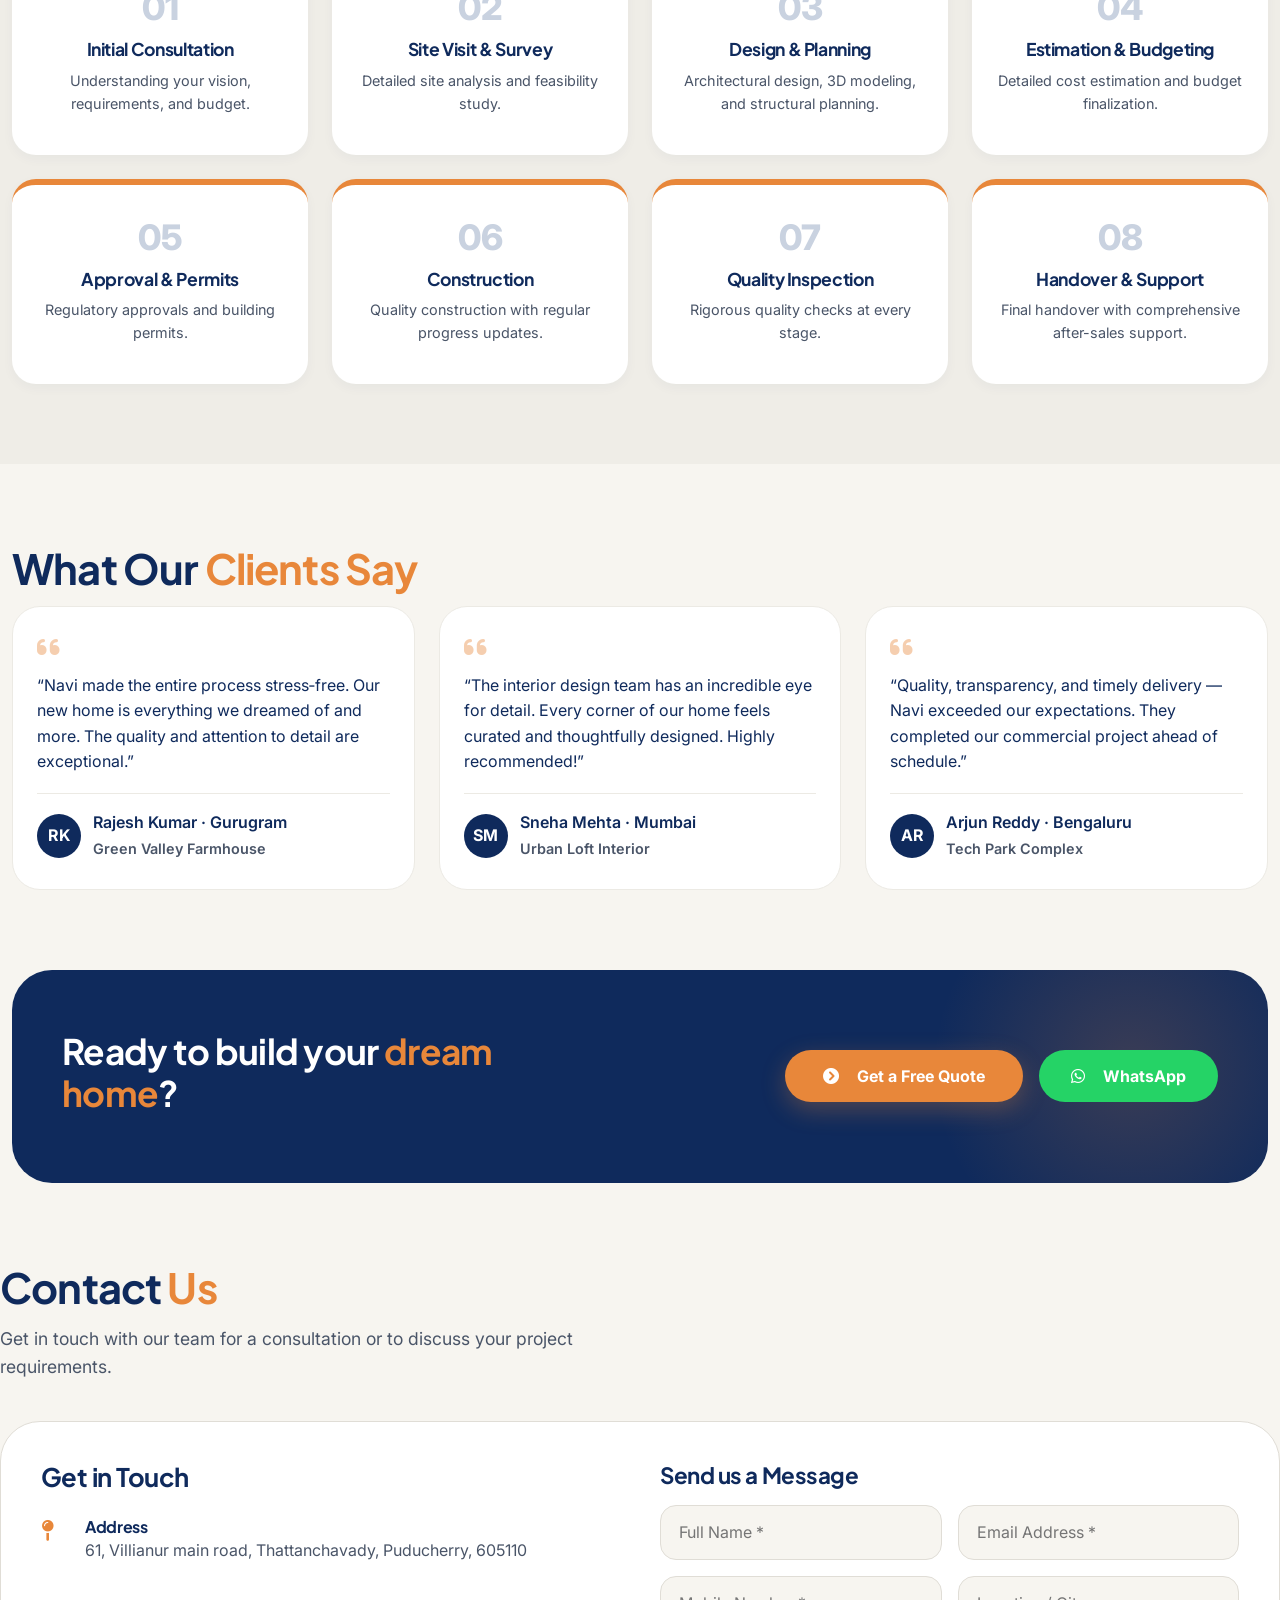
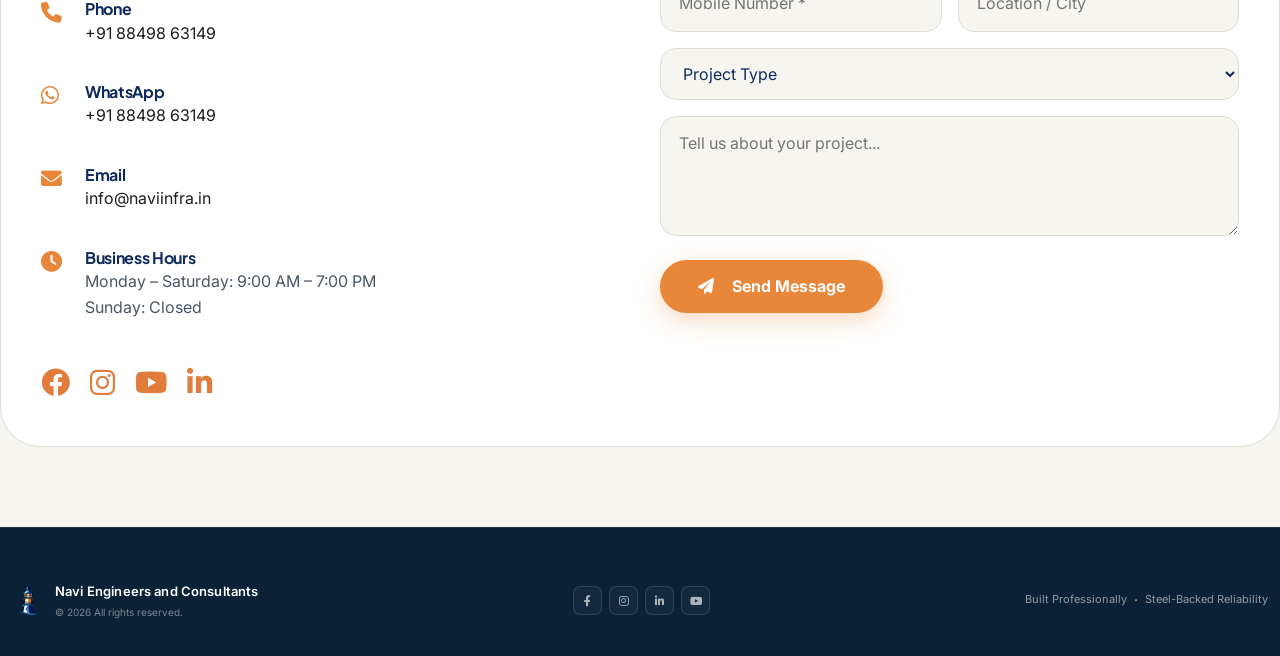
<file: index_org.html>
<!DOCTYPE html>
<html lang="en">
<head>
    <meta charset="UTF-8" />
    <meta name="viewport" content="width=device-width, initial-scale=1.0" />
	
	<title>NAVI Engineers and Consultants | Construction, Design & Consulting in Puducherry</title>
	
	<meta name="description" content="NAVI Engineers and Consultants — Built Professionally, Steel-Backed Reliability. Architectural design, structural engineering, residential & commercial construction, interiors, and project management in Puducherry." />
	<meta name="theme-color" content="#0F2A5C" />
	<meta property="og:title" content="NAVI Engineers and Consultants" />
	<meta property="og:description" content="Built Professionally || Steel-Backed Reliability" />
	<meta property="og:image" content="./assets/images/logo-full.png" />
	
	
	<link rel="icon" type="image/png" href="./assets/images/favicon.png" />
	<link rel="apple-touch-icon" href="./assets/images/favicon.png" />
	
    <!-- Bootstrap 5 CSS -->
    <link href="./assets/css/bootstrap.min.css" rel="stylesheet" />
    <!-- Google Fonts -->
    <link rel="preconnect" href="https://fonts.googleapis.com" />
    <link rel="preconnect" href="https://fonts.gstatic.com" crossorigin />
    <link href="https://fonts.googleapis.com/css2?family=Plus+Jakarta+Sans:wght@400;500;600;700;800&family=Inter:opsz,wght@14..32,400..600&display=swap" rel="stylesheet" />
    <!-- Font Awesome 6 -->
    <link rel="stylesheet" href="./assets/css/all.min.css" />
    <!-- Custom CSS -->
    <link rel="stylesheet" href="./assets/css/style.css" />
</head>
<body>

    <!-- ===== NAVIGATION ===== -->
    <nav class="navbar navbar-expand-lg navbar-dark fixed-top" id="mainNav">
        <div class="container">
			<a href="index.html" class="navbar-brand">
				<img src="./assets/images/logo-light.png" alt="NAVI Engineers Logo" />
				<span class="brand-text">
					<strong>NAVI</strong>
					<small>Engineers &amp; Consultants</small>
				</span>
			</a>
            <button class="navbar-toggler" type="button" data-bs-toggle="collapse" data-bs-target="#navMenu" aria-controls="navMenu" aria-expanded="false" aria-label="Toggle navigation">
                <span class="navbar-toggler-icon"></span>
            </button>
            <div class="collapse navbar-collapse" id="navMenu">
                <ul class="navbar-nav ms-auto align-items-lg-center">
                    <li class="nav-item"><a href="index.html" class="nav-link active">Home</a></li>
                    <li class="nav-item"><a href="#about" class="nav-link">About</a></li>
                    <li class="nav-item"><a href="#services" class="nav-link">Services</a></li>
                    <li class="nav-item"><a href="#projects" class="nav-link">Projects</a></li>
                    <li class="nav-item"><a href="#process" class="nav-link">Process</a></li>
                    <li class="nav-item"><a href="#contact" class="nav-link">Contact</a></li>
                    <li class="nav-item ms-lg-3">
                        <a href="#contact" class="btn btn-nav-cta"><i class="fas fa-file-signature me-1"></i> Get a Quote</a>
                    </li>
                </ul>
            </div>
        </div>
    </nav>

    <!-- ===== HERO SLIDER ===== -->
    <div class="hero-slider" id="heroSlider">
        <div class="slider-track" id="sliderTrack">
            <!-- Slide 1 -->
            <div class="slide" style="background-image: linear-gradient(135deg, rgba(30,30,30,0.3) 0%, rgba(10,10,10,0.5) 100%), url('./assets/images/hero-1.jpg');">
                <div class="slide-content">
					<span class="brand-tagline-badge">
						<i class="fas fa-shield-alt me-1"></i> Built Professionally · Steel-Backed Reliability
					</span>
                    <h1>Engineering <span>excellence</span> for your dream home</h1>
                    <p>Navi Engineers &amp; Consultants — full-spectrum home construction, structural design, and interior solutions with integrity.</p>
                    <div class="hero-buttons">
                        <a href="quote.html" class="btn btn-primary-custom"><i class="fas fa-arrow-right me-2"></i> Get a Quote</a>
                        <a href="https://wa.me/918849863149" class="btn btn-whatsapp"><i class="fab fa-whatsapp me-2"></i> WhatsApp</a>
                        <a href="tel:+918849863149" class="btn btn-call"><i class="fas fa-phone me-2"></i> Call Now</a>
                    </div>
                </div>
            </div>
            <!-- Slide 2 -->
            <div class="slide" style="background-image: linear-gradient(135deg, rgba(30,30,30,0.3) 0%, rgba(10,10,10,0.5) 100%), url('./assets/images/hero-2.jpg');">
                <div class="slide-content">
					<span class="brand-tagline-badge">
						<i class="fas fa-shield-alt me-1"></i> Built Professionally · Steel-Backed Reliability
					</span>
                    <h1>Interior <span>design</span> &amp; structural integrity</h1>
                    <p>Where aesthetics meet engineering precision. Our team delivers timeless interiors backed by sound structural planning.</p>
                    <div class="hero-buttons">
                        <a href="quote.html" class="btn btn-primary-custom"><i class="fas fa-arrow-right me-2"></i> Get a Quote</a>
                        <a href="https://wa.me/918849863149" class="btn btn-whatsapp"><i class="fab fa-whatsapp me-2"></i> WhatsApp</a>
                        <a href="tel:+918849863149" class="btn btn-call"><i class="fas fa-phone me-2"></i> Call Now</a>
                    </div>
                </div>
            </div>
            <!-- Slide 3 -->
            <div class="slide" style="background-image: linear-gradient(135deg, rgba(30,30,30,0.3) 0%, rgba(10,10,10,0.5) 100%), url('./assets/images/hero-3.jpg');">
                <div class="slide-content">
					<span class="brand-tagline-badge">
						<i class="fas fa-shield-alt me-1"></i> Built Professionally · Steel-Backed Reliability
					</span>
                    <h1>Trusted <span>consultants</span> since 2012</h1>
                    <p>Over a decade of delivering homes and commercial spaces that stand the test of time. Transparency, safety, and quality.</p>
                    <div class="hero-buttons">
                        <a href="quote.html" class="btn btn-primary-custom"><i class="fas fa-arrow-right me-2"></i> Get a Quote</a>
                        <a href="https://wa.me/918849863149" class="btn btn-whatsapp"><i class="fab fa-whatsapp me-2"></i> WhatsApp</a>
                        <a href="tel:+918849863149" class="btn btn-call"><i class="fas fa-phone me-2"></i> Call Now</a>
                    </div>
                </div>
            </div>
        </div>

        <div class="scroll-indicator">
            <span>Scroll</span>
            <i class="fas fa-chevron-down"></i>
        </div>

        <div class="slider-controls">
            <button class="slider-arrow" id="prevSlide" aria-label="Previous slide"><i class="fas fa-chevron-left"></i></button>
            <div class="slider-dots" id="sliderDots">
                <button class="dot active" data-index="0" aria-label="Slide 1"></button>
                <button class="dot" data-index="1" aria-label="Slide 2"></button>
                <button class="dot" data-index="2" aria-label="Slide 3"></button>
            </div>
            <button class="slider-arrow" id="nextSlide" aria-label="Next slide"><i class="fas fa-chevron-right"></i></button>
        </div>
    </div>

    <!-- ===== STATS ===== -->
    <section class="section-padding stats-section">
        <div class="container">
            <div class="stats-grid">
                <div class="stat-item scroll-slide slide-top">
                    <div class="stat-number">12+</div>
                    <div class="stat-label">Years of Experience</div>
                </div>
                <div class="stat-item scroll-slide slide-bottom">
                    <div class="stat-number">150+</div>
                    <div class="stat-label">Projects Completed</div>
                </div>
                <div class="stat-item scroll-slide slide-top">
                    <div class="stat-number">98%</div>
                    <div class="stat-label">Client Satisfaction</div>
                </div>
                <div class="stat-item scroll-slide slide-bottom">
                    <div class="stat-number">25+</div>
                    <div class="stat-label">Expert Team Members</div>
                </div>
            </div>
        </div>
    </section>

    <!-- ===== ABOUT INTRO ===== -->
    <section class="section-padding" id="about">
        <div class="container">
            <div class="row align-items-center g-5">
                <div class="col-lg-6 scroll-slide slide-left">
                    <h2 class="section-title mb-2">About <span>Navi</span></h2>
                    <p class="text-muted-custom">Navi Engineers and Consultants is a premier firm offering integrated engineering, construction, and interior design services. We combine technical expertise with creative vision to deliver spaces that are safe, sustainable, and beautiful.</p>
                    <p class="text-muted-custom">With over 12 years of experience, we have successfully delivered 150+ residential and commercial projects across the region. Our team of 25+ professionals ensures every project meets the highest standards of quality and safety.</p>
                    <div class="row mt-4 g-4">
                        <div class="col-sm-4">
                            <i class="fas fa-award text-accent"></i>
                            <strong class="d-block">Best Home Builder 2024</strong>
                            <span class="text-muted-small">Industry recognition</span>
                        </div>
                        <div class="col-sm-4">
                            <i class="fas fa-shield-alt text-accent"></i>
                            <strong class="d-block">Licensed &amp; Insured</strong>
                            <span class="text-muted-small">Full coverage</span>
                        </div>
                        <div class="col-sm-4">
                            <i class="fas fa-certificate text-accent"></i>
                            <strong class="d-block">ISO 9001 Certified</strong>
                            <span class="text-muted-small">Quality management</span>
                        </div>
                    </div>
                </div>
                <div class="col-lg-6 scroll-slide slide-right">
                    <div class="quote-block">
                        <i class="fas fa-quote-left quote-icon"></i>
                        <p class="quote-text">“They turned our house into a home we never want to leave. The attention to detail and quality of work is outstanding.”</p>
                        <p class="quote-author">— Priya &amp; Anil Sharma, Homeowners</p>
                        <p class="quote-project">Modern Farmhouse, Gurugram</p>
                    </div>
                </div>
            </div>
        </div>
    </section>

    <!-- ===== SERVICES ===== -->
    <section class="section-padding bg-light-custom" id="services">
        <div class="container">
            <h2 class="section-title scroll-slide slide-left">Our <span>Services</span></h2>
            <p class="section-subtitle scroll-slide slide-right">Comprehensive engineering, construction, and design solutions for residential and commercial projects.</p>
            <div class="row g-4">
                <div class="col-md-6 col-lg-4 scroll-slide slide-left">
                    <div class="card service-card h-100">
                        <div class="card-body">
                            <div class="card-icon"><i class="fas fa-drafting-compass"></i></div>
                            <h3 class="card-title">Architectural Design</h3>
                            <p class="card-text">Creative and functional architectural planning, 3D visualization, and permit-ready drawings.</p>
                        </div>
                    </div>
                </div>
                <div class="col-md-6 col-lg-4 scroll-slide slide-top">
                    <div class="card service-card h-100">
                        <div class="card-body">
                            <div class="card-icon"><i class="fas fa-calculator"></i></div>
                            <h3 class="card-title">Structural Engineering</h3>
                            <p class="card-text">Comprehensive structural analysis, foundation design, and seismic-resistant solutions.</p>
                        </div>
                    </div>
                </div>
                <div class="col-md-6 col-lg-4 scroll-slide slide-right">
                    <div class="card service-card h-100">
                        <div class="card-body">
                            <div class="card-icon"><i class="fas fa-home"></i></div>
                            <h3 class="card-title">Residential Construction</h3>
                            <p class="card-text">End-to-end home building services with premium materials and quality craftsmanship.</p>
                        </div>
                    </div>
                </div>
                <div class="col-md-6 col-lg-4 scroll-slide slide-left">
                    <div class="card service-card h-100">
                        <div class="card-body">
                            <div class="card-icon"><i class="fas fa-building"></i></div>
                            <h3 class="card-title">Commercial Construction</h3>
                            <p class="card-text">Office spaces, retail outlets, and commercial complexes built to industry standards.</p>
                        </div>
                    </div>
                </div>
                <div class="col-md-6 col-lg-4 scroll-slide slide-bottom">
                    <div class="card service-card h-100">
                        <div class="card-body">
                            <div class="card-icon"><i class="fas fa-tools"></i></div>
                            <h3 class="card-title">Renovation &amp; Remodeling</h3>
                            <p class="card-text">Transform existing spaces with modern designs, structural upgrades, and premium finishes.</p>
                        </div>
                    </div>
                </div>
                <div class="col-md-6 col-lg-4 scroll-slide slide-right">
                    <div class="card service-card h-100">
                        <div class="card-body">
                            <div class="card-icon"><i class="fas fa-couch"></i></div>
                            <h3 class="card-title">Interior Design</h3>
                            <p class="card-text">Space planning, material selection, custom furniture, and turnkey interior styling.</p>
                        </div>
                    </div>
                </div>
                <div class="col-md-6 col-lg-4 scroll-slide slide-left">
                    <div class="card service-card h-100">
                        <div class="card-body">
                            <div class="card-icon"><i class="fas fa-tasks"></i></div>
                            <h3 class="card-title">Project Management</h3>
                            <p class="card-text">Full-cycle project coordination, scheduling, budget control, and quality assurance.</p>
                        </div>
                    </div>
                </div>
                <div class="col-md-6 col-lg-4 scroll-slide slide-top">
                    <div class="card service-card h-100">
                        <div class="card-body">
                            <div class="card-icon"><i class="fas fa-file-invoice-dollar"></i></div>
                            <h3 class="card-title">Quantity Surveying &amp; Estimation</h3>
                            <p class="card-text">Accurate cost estimation, BOQ preparation, and budget optimization for every project.</p>
                        </div>
                    </div>
                </div>
                <div class="col-md-6 col-lg-4 scroll-slide slide-right">
                    <div class="card service-card h-100">
                        <div class="card-body">
                            <div class="card-icon"><i class="fas fa-file-signature"></i></div>
                            <h3 class="card-title">Approval &amp; Permit Assistance</h3>
                            <p class="card-text">Complete support for regulatory approvals, building permits, and compliance documentation.</p>
                        </div>
                    </div>
                </div>
            </div>
            <div class="text-center mt-5">
                <a href="services.html" class="btn btn-outline-custom"><i class="fas fa-th-large me-2"></i> View All Services</a>
            </div>
        </div>
    </section>

    <!-- ===== FEATURED PROJECTS ===== -->
    <section class="section-padding" id="projects">
        <div class="container">
            <h2 class="section-title scroll-slide slide-right">Featured <span>Projects</span></h2>
            <p class="section-subtitle scroll-slide slide-left">Our portfolio showcases the quality, craftsmanship, and attention to detail that define our work.</p>
            <div class="row g-4">
                <div class="col-md-6 scroll-slide slide-left">
                    <div class="project-card">
                        <div class="project-img" style="background-image: url('./assets/images/project-1.jpg');">
                            <span class="project-tag">Residential</span>
                        </div>
                        <div class="project-info">
                            <h4>Green Valley Farmhouse</h4>
                            <div class="project-meta">
                                <span><i class="fas fa-map-pin"></i> Gurugram, India</span>
                                <span><i class="fas fa-ruler-combined"></i> 4,500 sq.ft</span>
                                <span><i class="far fa-calendar-alt"></i> 2024</span>
                            </div>
                            <p>Luxurious 4-bedroom farmhouse with open concept design, timber accents, and energy-efficient systems. Completed in 8 months.</p>
                            <a href="project-detail.html" class="link-accent">View Details <i class="fas fa-arrow-right ms-1"></i></a>
                        </div>
                    </div>
                </div>
                <div class="col-md-6 scroll-slide slide-right">
                    <div class="project-card">
                        <div class="project-img" style="background-image: url('./assets/images/project-2.jpg');">
                            <span class="project-tag">Interior Design</span>
                        </div>
                        <div class="project-info">
                            <h4>Urban Loft Interior</h4>
                            <div class="project-meta">
                                <span><i class="fas fa-map-pin"></i> Mumbai, India</span>
                                <span><i class="fas fa-ruler-combined"></i> 1,800 sq.ft</span>
                                <span><i class="far fa-calendar-alt"></i> 2024</span>
                            </div>
                            <p>Full interior redesign with custom millwork, curated finishes, and smart lighting solutions for a contemporary urban home.</p>
                            <a href="project-detail.html" class="link-accent">View Details <i class="fas fa-arrow-right ms-1"></i></a>
                        </div>
                    </div>
                </div>
                <div class="col-md-6 scroll-slide slide-left">
                    <div class="project-card">
                        <div class="project-img" style="background-image: url('./assets/images/project-3.jpg');">
                            <span class="project-tag">Commercial</span>
                        </div>
                        <div class="project-info">
                            <h4>Tech Park Office Complex</h4>
                            <div class="project-meta">
                                <span><i class="fas fa-map-pin"></i> Bengaluru, India</span>
                                <span><i class="fas fa-ruler-combined"></i> 25,000 sq.ft</span>
                                <span><i class="far fa-calendar-alt"></i> 2023</span>
                            </div>
                            <p>Modern commercial office complex with sustainable design, open workspaces, and state-of-the-art infrastructure.</p>
                            <a href="project-detail.html" class="link-accent">View Details <i class="fas fa-arrow-right ms-1"></i></a>
                        </div>
                    </div>
                </div>
                <div class="col-md-6 scroll-slide slide-right">
                    <div class="project-card">
                        <div class="project-img" style="background-image: url('./assets/images/project-4.jpg');">
                            <span class="project-tag">Renovation</span>
                        </div>
                        <div class="project-info">
                            <h4>Heritage Villa Restoration</h4>
                            <div class="project-meta">
                                <span><i class="fas fa-map-pin"></i> Jaipur, India</span>
                                <span><i class="fas fa-ruler-combined"></i> 3,200 sq.ft</span>
                                <span><i class="far fa-calendar-alt"></i> 2023</span>
                            </div>
                            <p>Complete restoration and modernization of a 100-year-old heritage villa while preserving its original character and charm.</p>
                            <a href="project-detail.html" class="link-accent">View Details <i class="fas fa-arrow-right ms-1"></i></a>
                        </div>
                    </div>
                </div>
            </div>
            <div class="text-center mt-5">
                <a href="projects.html" class="btn btn-outline-custom"><i class="fas fa-th-large me-2"></i> View All Projects</a>
            </div>
        </div>
    </section>

    <!-- ===== PROCESS ===== -->
    <section class="section-padding bg-light-custom" id="process">
        <div class="container">
            <h2 class="section-title scroll-slide slide-top">Our <span>Process</span></h2>
            <p class="section-subtitle scroll-slide slide-bottom">A seamless, transparent journey from initial consultation to final handover.</p>
            <div class="row g-4">
                <div class="col-md-6 col-lg-3 scroll-slide slide-left">
                    <div class="process-step">
                        <div class="step-num">01</div>
                        <h4>Initial Consultation</h4>
                        <p>Understanding your vision, requirements, and budget.</p>
                    </div>
                </div>
                <div class="col-md-6 col-lg-3 scroll-slide slide-top">
                    <div class="process-step">
                        <div class="step-num">02</div>
                        <h4>Site Visit &amp; Survey</h4>
                        <p>Detailed site analysis and feasibility study.</p>
                    </div>
                </div>
                <div class="col-md-6 col-lg-3 scroll-slide slide-right">
                    <div class="process-step">
                        <div class="step-num">03</div>
                        <h4>Design &amp; Planning</h4>
                        <p>Architectural design, 3D modeling, and structural planning.</p>
                    </div>
                </div>
                <div class="col-md-6 col-lg-3 scroll-slide slide-bottom">
                    <div class="process-step">
                        <div class="step-num">04</div>
                        <h4>Estimation &amp; Budgeting</h4>
                        <p>Detailed cost estimation and budget finalization.</p>
                    </div>
                </div>
                <div class="col-md-6 col-lg-3 scroll-slide slide-left">
                    <div class="process-step">
                        <div class="step-num">05</div>
                        <h4>Approval &amp; Permits</h4>
                        <p>Regulatory approvals and building permits.</p>
                    </div>
                </div>
                <div class="col-md-6 col-lg-3 scroll-slide slide-top">
                    <div class="process-step">
                        <div class="step-num">06</div>
                        <h4>Construction</h4>
                        <p>Quality construction with regular progress updates.</p>
                    </div>
                </div>
                <div class="col-md-6 col-lg-3 scroll-slide slide-right">
                    <div class="process-step">
                        <div class="step-num">07</div>
                        <h4>Quality Inspection</h4>
                        <p>Rigorous quality checks at every stage.</p>
                    </div>
                </div>
                <div class="col-md-6 col-lg-3 scroll-slide slide-bottom">
                    <div class="process-step">
                        <div class="step-num">08</div>
                        <h4>Handover &amp; Support</h4>
                        <p>Final handover with comprehensive after-sales support.</p>
                    </div>
                </div>
            </div>
        </div>
    </section>

    <!-- ===== TESTIMONIALS ===== -->
    <section class="section-padding">
        <div class="container">
            <h2 class="section-title scroll-slide slide-right">What Our <span>Clients Say</span></h2>
            <div class="row g-4">
                <div class="col-md-4 scroll-slide slide-left">
                    <div class="testimonial h-100">
                        <i class="fas fa-quote-left"></i>
                        <p>“Navi made the entire process stress‑free. Our new home is everything we dreamed of and more. The quality and attention to detail are exceptional.”</p>
                        <div class="author">
                            <div class="author-avatar">RK</div>
                            <div>Rajesh Kumar · Gurugram<br><span class="text-muted-small">Green Valley Farmhouse</span></div>
                        </div>
                    </div>
                </div>
                <div class="col-md-4 scroll-slide slide-bottom">
                    <div class="testimonial h-100">
                        <i class="fas fa-quote-left"></i>
                        <p>“The interior design team has an incredible eye for detail. Every corner of our home feels curated and thoughtfully designed. Highly recommended!”</p>
                        <div class="author">
                            <div class="author-avatar">SM</div>
                            <div>Sneha Mehta · Mumbai<br><span class="text-muted-small">Urban Loft Interior</span></div>
                        </div>
                    </div>
                </div>
                <div class="col-md-4 scroll-slide slide-right">
                    <div class="testimonial h-100">
                        <i class="fas fa-quote-left"></i>
                        <p>“Quality, transparency, and timely delivery — Navi exceeded our expectations. They completed our commercial project ahead of schedule.”</p>
                        <div class="author">
                            <div class="author-avatar">AR</div>
                            <div>Arjun Reddy · Bengaluru<br><span class="text-muted-small">Tech Park Complex</span></div>
                        </div>
                    </div>
                </div>
            </div>
        </div>
    </section>

    <!-- ===== CTA SECTION ===== -->
    <section class="section-padding pt-0">
        <div class="container">
            <div class="cta-section scroll-slide slide-top">
                <h2>Ready to build your <span>dream home</span>?</h2>
                <div class="d-flex flex-wrap gap-3">
                    <a href="quote.html" class="btn btn-primary-custom"><i class="fas fa-chevron-circle-right me-2"></i> Get a Free Quote</a>
                    <a href="https://wa.me/918849863149" class="btn btn-whatsapp"><i class="fab fa-whatsapp me-2"></i> WhatsApp</a>
                </div>
            </div>
        </div>
    </section>

    <!-- ===== CONTACT + QUOTE ===== -->
    <section id="contact" class="container section-padding" style="padding-top: 0;">
        <h2 class="section-title scroll-slide slide-left">Contact <span>Us</span></h2>
        <p class="section-subtitle scroll-slide slide-right" style="transition-delay: 0.1s;">Get in touch with our team for a consultation or to discuss your project requirements.</p>

        <div class="contact-grid">
            <div class="scroll-slide slide-left">
                <h3 style="font-size:1.6rem; margin-bottom:24px;">Get in Touch</h3>
                <div class="contact-info-item">
                    <i class="fas fa-map-pin"></i>
                    <div><h4>Address</h4><p>61, Villianur main road, Thattanchavady, Puducherry, 605110</p></div>
                </div>
                <div class="contact-info-item">
                    <i class="fas fa-phone"></i>
                    <div><h4>Phone</h4><p><a href="tel:+918849863149" style="color:#1e1e1e; text-decoration:none;">+91 88498 63149</a></p></div>
                </div>
                <div class="contact-info-item">
                    <i class="fab fa-whatsapp"></i>
                    <div><h4>WhatsApp</h4><p><a href="https://wa.me/918849863149" style="color:#1e1e1e; text-decoration:none;">+91 88498 63149</a></p></div>
                </div>
                <div class="contact-info-item">
                    <i class="fas fa-envelope"></i>
                    <div><h4>Email</h4><p><a href="mailto:info@naviinfra.in " style="color:#1e1e1e; text-decoration:none;">info@naviinfra.in</a></p></div>
                </div>
                <div class="contact-info-item">
                    <i class="fas fa-clock"></i>
                    <div><h4>Business Hours</h4><p>Monday – Saturday: 9:00 AM – 7:00 PM<br>Sunday: Closed</p></div>
                </div>
                <div style="margin-top: 24px; display: flex; gap: 20px; font-size: 1.8rem; color:#e07c3c;">
                    <a href="#" style="color:#e07c3c;"><i class="fab fa-facebook"></i></a>
                    <a href="#" style="color:#e07c3c;"><i class="fab fa-instagram"></i></a>
                    <a href="#" style="color:#e07c3c;"><i class="fab fa-youtube"></i></a>
                    <a href="#" style="color:#e07c3c;"><i class="fab fa-linkedin-in"></i></a>
                </div>
            </div>

            <div class="scroll-slide slide-right">
                <h3 style="font-size:1.4rem; margin-bottom:16px;">Send us a Message</h3>
                <form class="contact-form">
                    <div class="form-row">
                        <input type="text" placeholder="Full Name *" required />
                        <input type="email" placeholder="Email Address *" required />
                    </div>
                    <div class="form-row">
                        <input type="tel" placeholder="Mobile Number *" required />
                        <input type="text" placeholder="Location / City" />
                    </div>
                    <select>
                        <option value="">Project Type</option>
                        <option>Residential Construction</option>
                        <option>Commercial Construction</option>
                        <option>Interior Design</option>
                        <option>Renovation</option>
                        <option>Structural Engineering</option>
                        <option>Other</option>
                    </select>
                    <textarea placeholder="Tell us about your project..." rows="4"></textarea>
					<button type="submit" class="btn-primary-custom btn-block">
						<i class="fas fa-paper-plane me-2"></i> Send Message
					</button>
                </form>
            </div>
        </div>
    </section>

<!-- ===== FOOTER ===== -->
<footer class="footer">
    <div class="container">
        <div class="footer-inner">

            <div class="footer-brand">
                <img src="assets/images/favicon.png"
                     alt="Navi Engineers"
                     class="footer-logo">

                <div>
                    <div class="footer-company">
                        Navi Engineers and Consultants
                    </div>

                    <div class="footer-copy">
                        © 2026 All rights reserved.
                    </div>
                </div>
            </div>

            <div class="footer-social">
                <a href="#" aria-label="Facebook">
                    <i class="fab fa-facebook-f"></i>
                </a>

                <a href="#" aria-label="Instagram">
                    <i class="fab fa-instagram"></i>
                </a>

                <a href="#" aria-label="LinkedIn">
                    <i class="fab fa-linkedin-in"></i>
                </a>

                <a href="#" aria-label="YouTube">
                    <i class="fab fa-youtube"></i>
                </a>
            </div>

            <div class="footer-tagline">
                <span>Built Professionally</span>
                <b>·</b>
                <span>Steel-Backed Reliability</span>
            </div>

        </div>
    </div>
</footer>

    <!-- Bootstrap 5 JS Bundle -->
    <script src="./assets/js/bootstrap.bundle.min.js"></script>
    <!-- Custom JS -->
    <script src="./assets/js/main.js"></script>
</body>
</html>
</file>
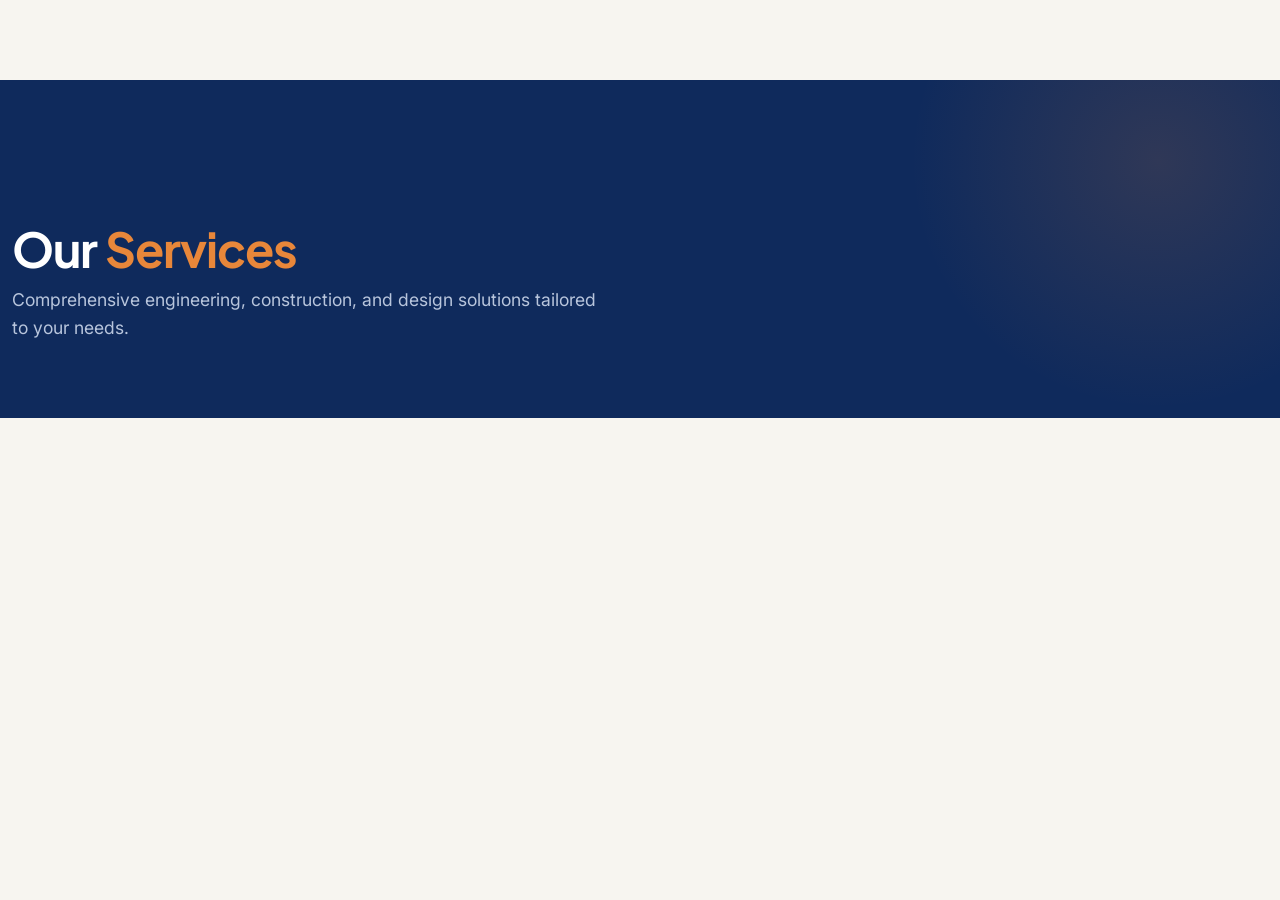
<file: services.html>
<!DOCTYPE html>
<html lang="en">
<head>
    <meta charset="UTF-8" />
    <meta name="viewport" content="width=device-width, initial-scale=1.0" />
    <title>Services | Navi Engineers and Consultants</title>
    <link href="https://cdn.jsdelivr.net/npm/bootstrap@5.3.2/dist/css/bootstrap.min.css" rel="stylesheet" />
    <link rel="preconnect" href="https://fonts.googleapis.com" />
    <link rel="preconnect" href="https://fonts.gstatic.com" crossorigin />
    <link href="https://fonts.googleapis.com/css2?family=Plus+Jakarta+Sans:wght@400;500;600;700;800&family=Inter:opsz,wght@14..32,400..600&display=swap" rel="stylesheet" />
    <link rel="stylesheet" href="https://cdnjs.cloudflare.com/ajax/libs/font-awesome/6.0.0-beta3/css/all.min.css" />
    <link rel="stylesheet" href="assets/css/style.css" />
</head>
<body>
    <!-- Navigation (same as index.html) -->
    
    <!-- Page Header -->
    <section class="page-header">
        <div class="container">
            <h1>Our <span class="text-accent">Services</span></h1>
            <p>Comprehensive engineering, construction, and design solutions tailored to your needs.</p>
        </div>
    </section>

    <!-- Full Services Grid -->
    <section class="section-padding">
        <div class="container">
            <div class="row g-4">
                <!-- 9 service cards with images -->
            </div>
        </div>
    </section>

    <!-- Footer (same as index.html) -->
    
    <script src="https://cdn.jsdelivr.net/npm/bootstrap@5.3.2/dist/js/bootstrap.bundle.min.js"></script>
    <script src="assets/js/main.js"></script>
</body>
</html>
</file>
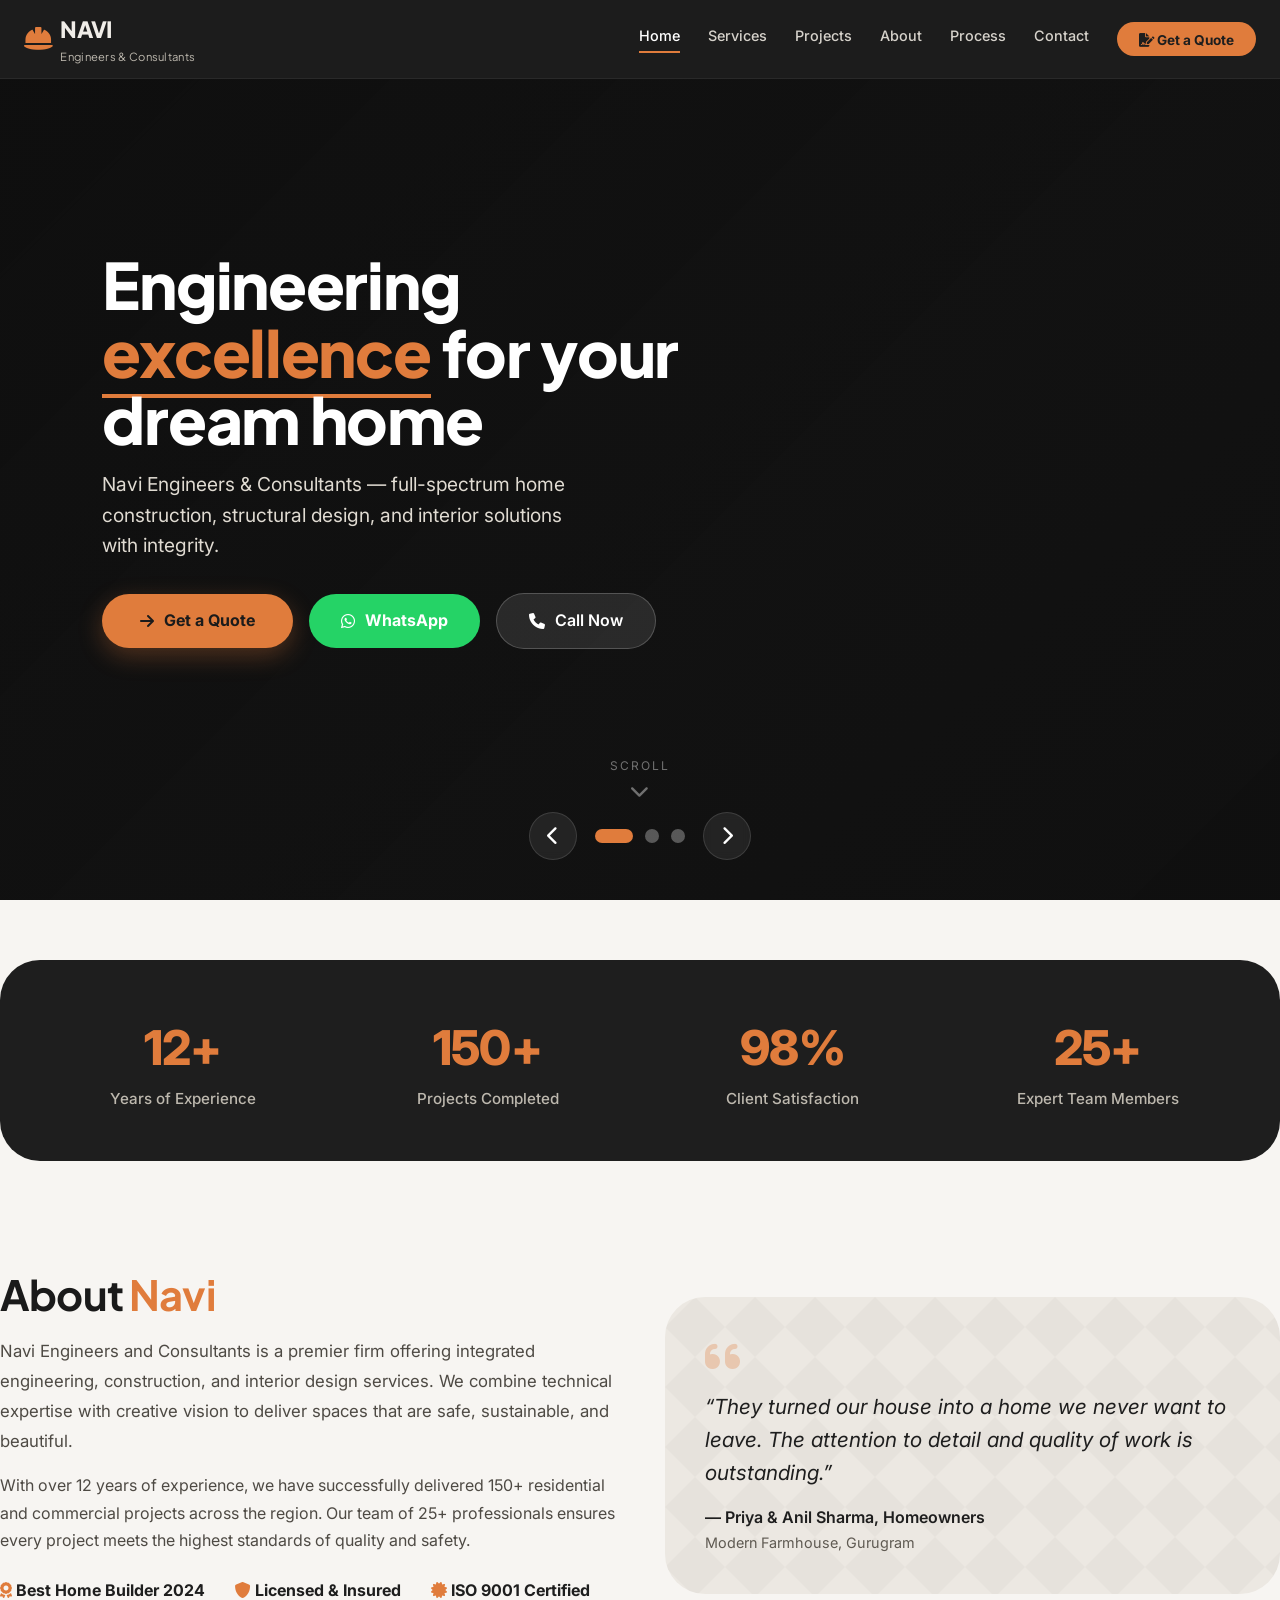
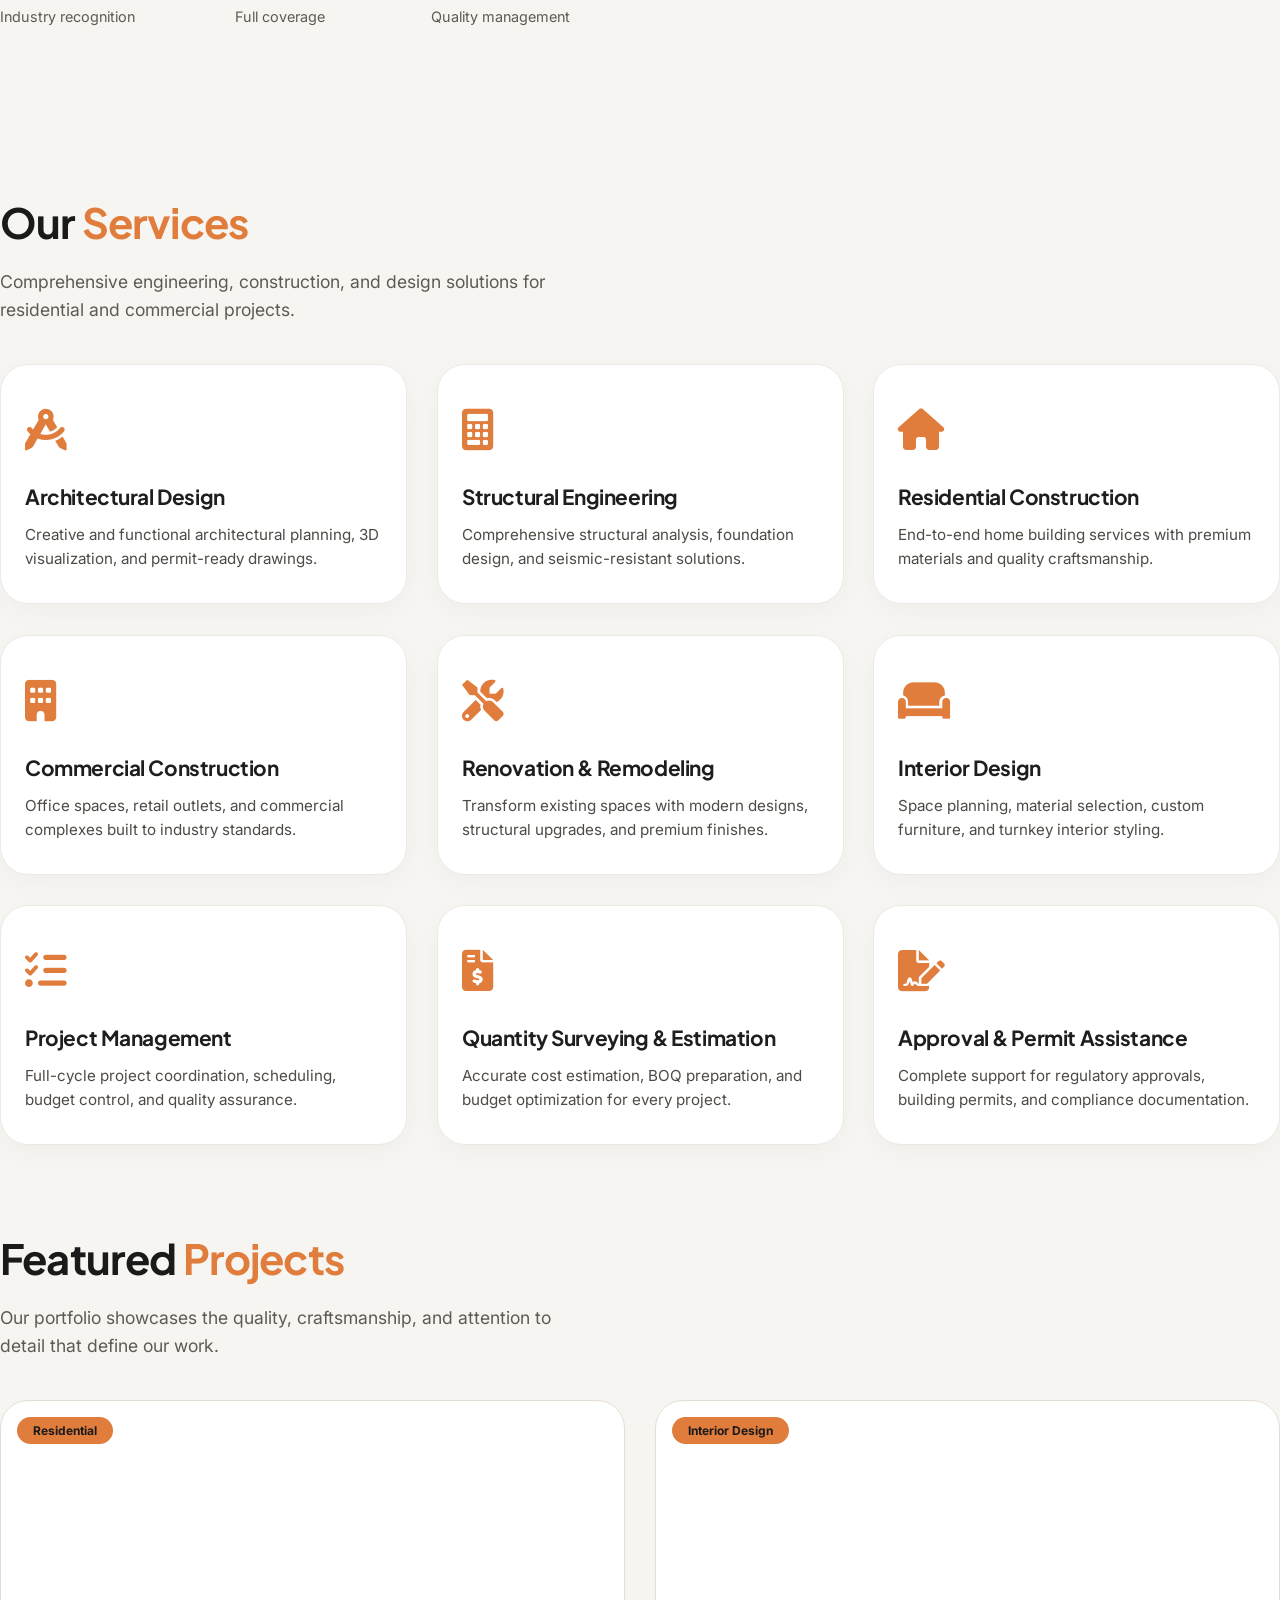
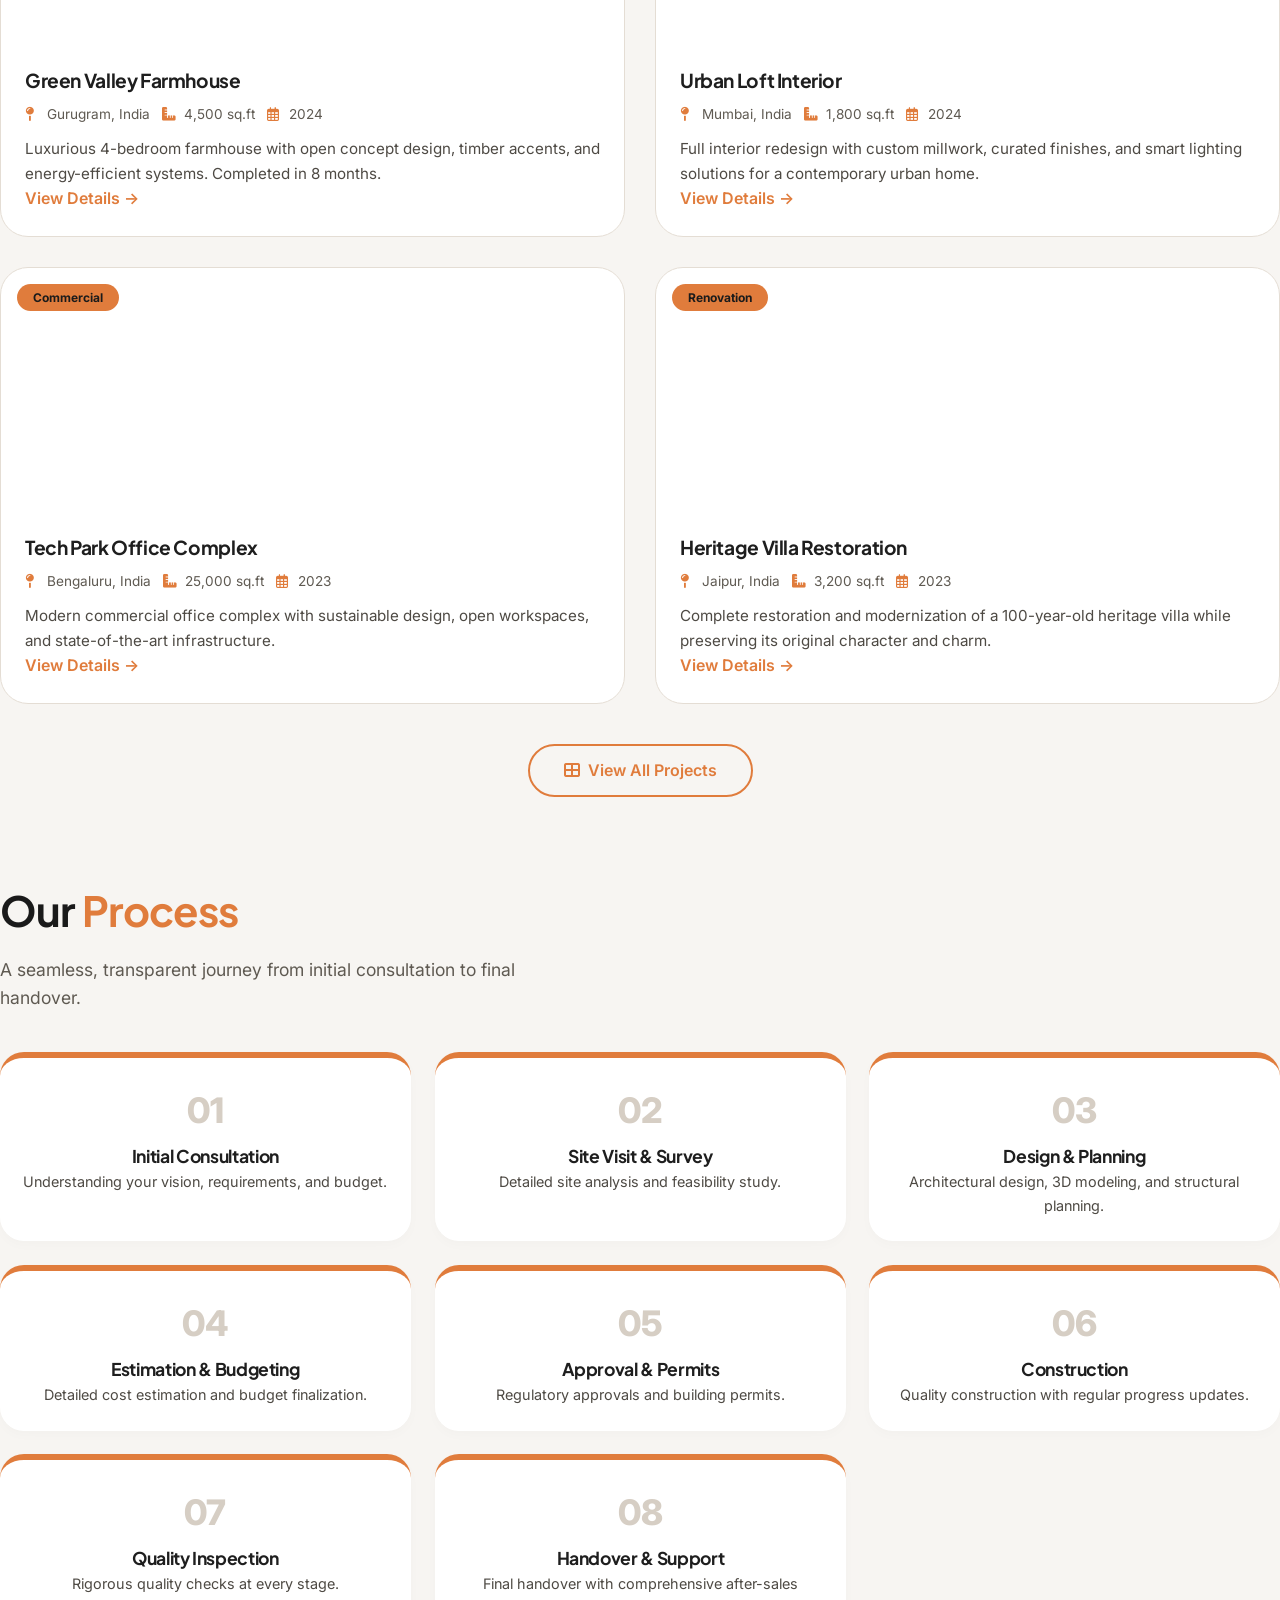
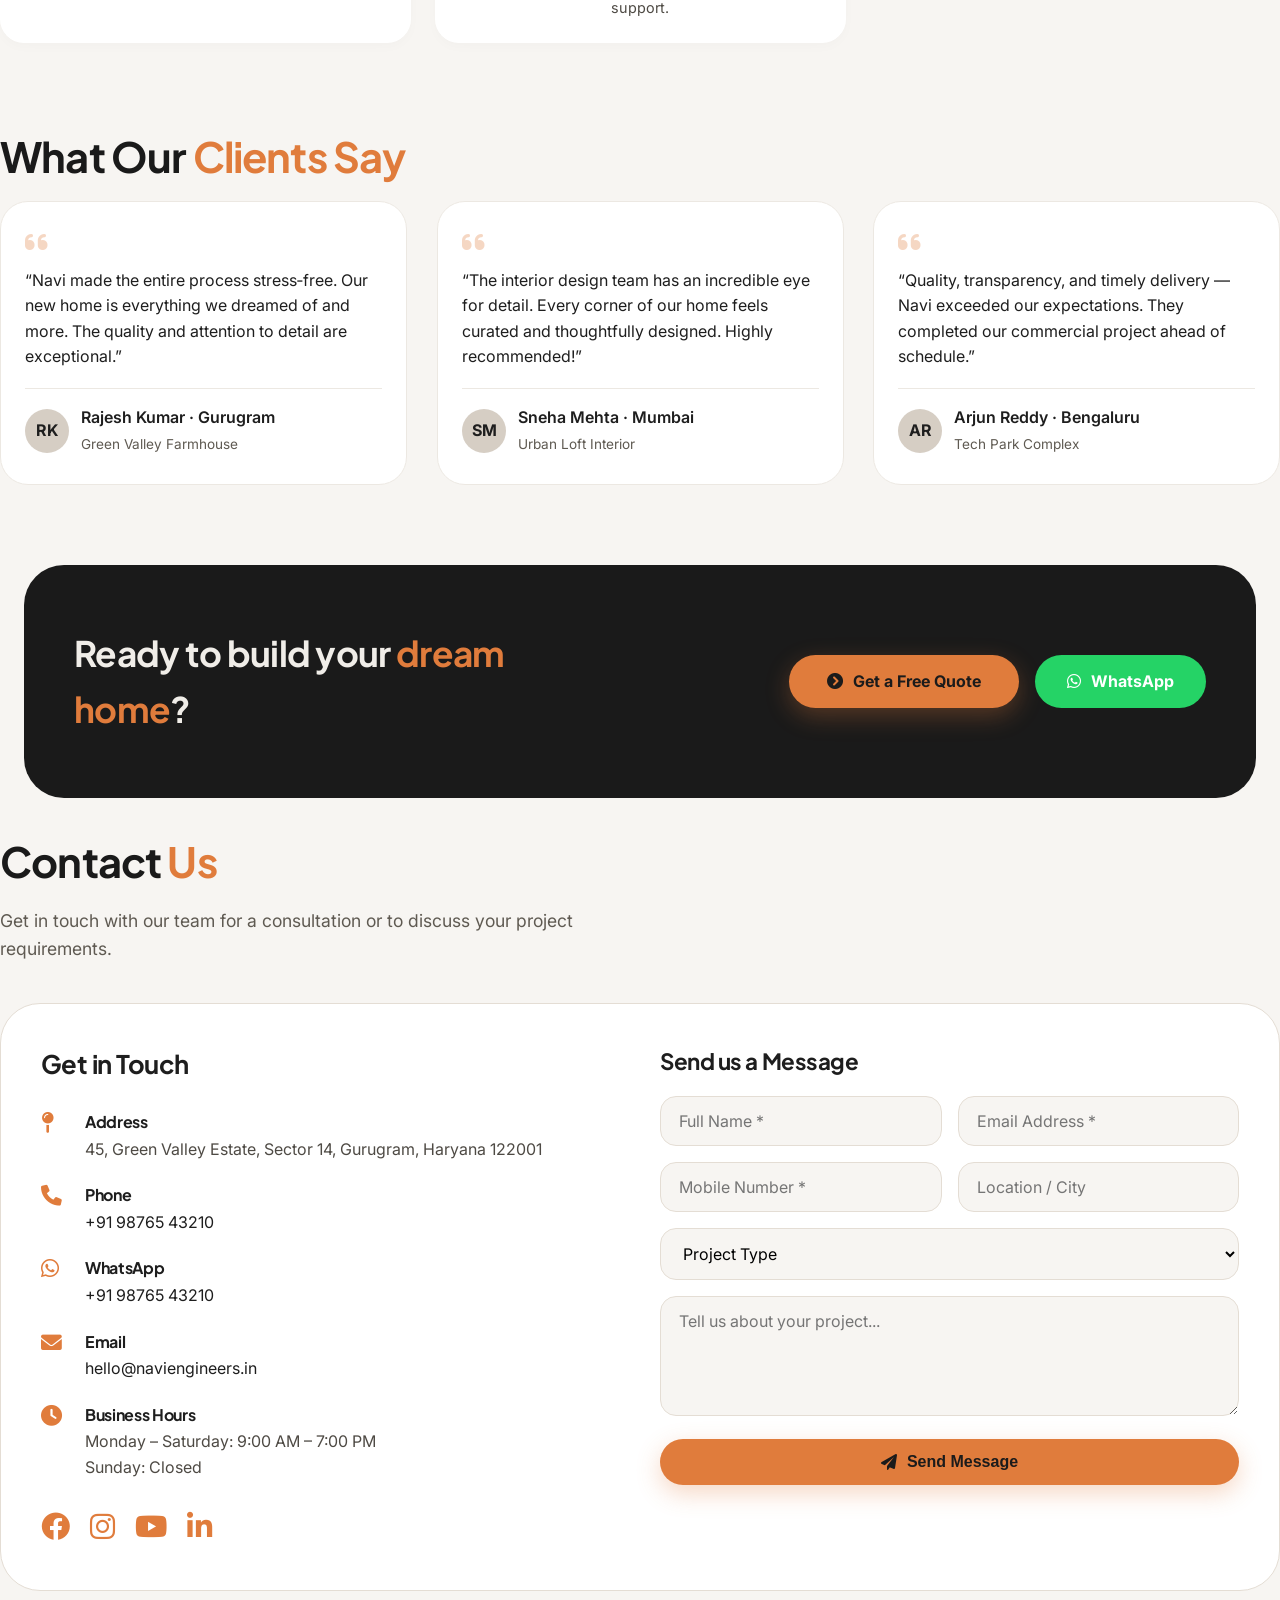
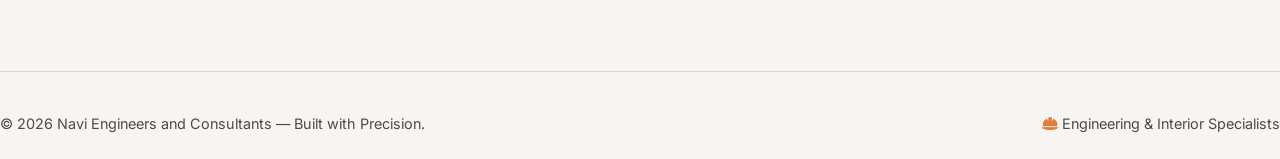
<file: templatebk.html>
<!DOCTYPE html>
<html lang="en">
<head>
    <meta charset="UTF-8" />
    <meta name="viewport" content="width=device-width, initial-scale=1.0" />
    <title>Navi Engineers and Consultants</title>
    <!-- Google Fonts -->
    <link rel="preconnect" href="https://fonts.googleapis.com" />
    <link rel="preconnect" href="https://fonts.gstatic.com" crossorigin />
    <link href="https://fonts.googleapis.com/css2?family=Plus+Jakarta+Sans:wght@400;500;600;700;800&family=Inter:opsz,wght@14..32,400..600&display=swap" rel="stylesheet" />
    <!-- Font Awesome 6 -->
    <link rel="stylesheet" href="https://cdnjs.cloudflare.com/ajax/libs/font-awesome/6.0.0-beta3/css/all.min.css" />
    <style>
        /* ----- RESET & BASE ----- */
        * {
            margin: 0;
            padding: 0;
            box-sizing: border-box;
        }

        html {
            scroll-behavior: smooth;
        }

        body {
            font-family: 'Inter', 'Helvetica Neue', sans-serif;
            background: #f7f5f2;
            color: #1e1e1e;
            line-height: 1.6;
            -webkit-font-smoothing: antialiased;
        }

        h1,
        h2,
        h3,
        h4,
        .heading-font {
            font-family: 'Plus Jakarta Sans', 'Inter', sans-serif;
            font-weight: 700;
            letter-spacing: -0.02em;
        }

        .container {
            max-width: 1280px;
            margin: 0 auto;
            padding: 0 24px;
        }

        .section-padding {
            padding: 80px 0;
        }

        .section-title {
            font-size: 2.6rem;
            font-weight: 700;
            letter-spacing: -0.02em;
            color: #1a1a1a;
            margin-bottom: 12px;
        }
        .section-title span {
            color: #e07c3c;
        }
        .section-subtitle {
            color: #5f5a52;
            font-size: 1.1rem;
            max-width: 600px;
            margin-bottom: 40px;
        }

        .btn-primary {
            background: #e07c3c;
            border: none;
            padding: 14px 38px;
            border-radius: 60px;
            font-weight: 700;
            font-size: 1rem;
            color: #1b1b1b;
            cursor: pointer;
            transition: 0.2s;
            box-shadow: 0 8px 24px rgba(224, 124, 60, 0.3);
            display: inline-flex;
            align-items: center;
            gap: 10px;
            text-decoration: none;
        }
        .btn-primary:hover {
            background: #f08f4a;
            transform: translateY(-3px);
            box-shadow: 0 14px 32px rgba(224, 124, 60, 0.35);
        }

        .btn-outline {
            background: transparent;
            border: 2px solid #e07c3c;
            padding: 12px 34px;
            border-radius: 60px;
            font-weight: 600;
            color: #e07c3c;
            transition: 0.2s;
            display: inline-flex;
            align-items: center;
            gap: 8px;
            text-decoration: none;
        }
        .btn-outline:hover {
            background: #e07c3c;
            color: #1b1b1b;
        }

        /* ----- STICKY NAV ----- */
        .navbar {
            position: fixed;
            top: 0;
            left: 0;
            width: 100%;
            z-index: 1000;
            background: rgba(30, 30, 30, 0.95);
            backdrop-filter: blur(8px);
            -webkit-backdrop-filter: blur(8px);
            border-bottom: 1px solid rgba(255, 255, 255, 0.06);
            padding: 12px 0;
            transition: background 0.3s;
        }

        .nav-container {
            display: flex;
            align-items: center;
            justify-content: space-between;
            flex-wrap: wrap;
            max-width: 1280px;
            margin: 0 auto;
            padding: 0 24px;
        }

        .logo {
            font-family: 'Plus Jakarta Sans', sans-serif;
            font-weight: 800;
            font-size: 1.4rem;
            letter-spacing: -0.03em;
            color: #f0ede8;
            display: flex;
            align-items: center;
            gap: 8px;
            text-decoration: none;
        }
        .logo i {
            color: #e07c3c;
            font-size: 1.6rem;
        }
        .logo span {
            font-weight: 400;
            font-size: 0.7rem;
            color: #bdb8ae;
            display: block;
            letter-spacing: 0.3px;
        }

        .nav-links {
            display: flex;
            gap: 28px;
            font-weight: 500;
            font-size: 0.9rem;
            color: #d6d2cb;
            align-items: center;
        }
        .nav-links a {
            color: #d6d2cb;
            text-decoration: none;
            transition: color 0.2s;
            border-bottom: 2px solid transparent;
            padding-bottom: 4px;
        }
        .nav-links a:hover,
        .nav-links a.active {
            color: #ffffff;
            border-bottom-color: #e07c3c;
        }

        .cta-nav {
            background: #e07c3c;
            color: #1e1e1e !important;
            padding: 8px 22px;
            border-radius: 40px;
            font-weight: 700;
            font-size: 0.85rem;
            transition: all 0.2s;
            border: none;
            border-bottom: 0 !important;
        }
        .cta-nav:hover {
            background: #f08f4a;
            color: #0c0c0c !important;
            transform: scale(1.02);
        }

        .nav-toggle {
            display: none;
            font-size: 1.8rem;
            color: #d6d2cb;
            background: none;
            border: none;
            cursor: pointer;
        }

        /* ===== HERO SLIDER ===== */
        .hero-slider {
            position: relative;
            width: 100%;
            height: 100vh;
            min-height: 600px;
            overflow: hidden;
            background: #1a1a1a;
            margin-top: 0;
        }

        .slider-track {
            display: flex;
            width: 100%;
            height: 100%;
            transition: transform 0.8s cubic-bezier(0.25, 0.46, 0.45, 0.94);
            will-change: transform;
        }

        .slide {
            flex: 0 0 100%;
            height: 100%;
            background-size: cover;
            background-position: center;
            position: relative;
            display: flex;
            align-items: center;
            padding: 0 8%;
        }

        .slide::after {
            content: '';
            position: absolute;
            inset: 0;
            background: linear-gradient(135deg, rgba(10, 10, 10, 0.75) 0%, rgba(10, 10, 10, 0.25) 70%);
            z-index: 1;
        }

        .slide-content {
            position: relative;
            z-index: 2;
            max-width: 680px;
            color: #fff;
            animation: fadeUp 0.9s ease forwards;
        }

        .slide-content h1 {
            font-size: 4rem;
            font-weight: 800;
            line-height: 1.05;
            margin-bottom: 16px;
            letter-spacing: -0.02em;
        }
        .slide-content h1 span {
            color: #e07c3c;
            border-bottom: 4px solid #e07c3c;
            padding-bottom: 2px;
        }
        .slide-content p {
            font-size: 1.2rem;
            color: #e0dbd2;
            max-width: 480px;
            margin-bottom: 32px;
            line-height: 1.6;
        }

        .hero-buttons {
            display: flex;
            flex-wrap: wrap;
            gap: 16px;
            align-items: center;
        }

        .hero-buttons .btn-whatsapp {
            background: #25D366;
            color: #fff;
            padding: 14px 32px;
            border-radius: 60px;
            font-weight: 700;
            text-decoration: none;
            display: inline-flex;
            align-items: center;
            gap: 10px;
            transition: 0.2s;
        }
        .hero-buttons .btn-whatsapp:hover {
            transform: scale(1.05);
            box-shadow: 0 8px 24px rgba(37, 211, 102, 0.4);
        }

        .hero-buttons .btn-call {
            background: rgba(255, 255, 255, 0.1);
            backdrop-filter: blur(4px);
            border: 1px solid rgba(255, 255, 255, 0.2);
            color: #fff;
            padding: 14px 32px;
            border-radius: 60px;
            font-weight: 600;
            text-decoration: none;
            display: inline-flex;
            align-items: center;
            gap: 10px;
            transition: 0.2s;
        }
        .hero-buttons .btn-call:hover {
            background: rgba(255, 255, 255, 0.2);
        }

        @keyframes fadeUp {
            0% {
                opacity: 0;
                transform: translateY(30px);
            }
            100% {
                opacity: 1;
                transform: translateY(0);
            }
        }

        .slider-controls {
            position: absolute;
            bottom: 40px;
            left: 50%;
            transform: translateX(-50%);
            z-index: 20;
            display: flex;
            gap: 18px;
            align-items: center;
        }

        .slider-dots {
            display: flex;
            gap: 12px;
        }
        .dot {
            width: 14px;
            height: 14px;
            border-radius: 40px;
            background: rgba(255, 255, 255, 0.3);
            cursor: pointer;
            transition: all 0.3s;
            border: none;
            padding: 0;
        }
        .dot.active {
            background: #e07c3c;
            width: 38px;
        }

        .slider-arrow {
            background: rgba(255, 255, 255, 0.08);
            backdrop-filter: blur(4px);
            border: 1px solid rgba(255, 255, 255, 0.12);
            color: #fff;
            width: 48px;
            height: 48px;
            border-radius: 40px;
            font-size: 1.2rem;
            cursor: pointer;
            transition: 0.2s;
            display: flex;
            align-items: center;
            justify-content: center;
        }
        .slider-arrow:hover {
            background: rgba(224, 124, 60, 0.3);
            border-color: #e07c3c;
        }

        .scroll-indicator {
            position: absolute;
            bottom: 100px;
            left: 50%;
            transform: translateX(-50%);
            z-index: 15;
            color: rgba(255, 255, 255, 0.4);
            font-size: 0.75rem;
            letter-spacing: 2px;
            text-transform: uppercase;
            display: flex;
            flex-direction: column;
            align-items: center;
            gap: 6px;
            animation: bounceDown 2s infinite;
        }
        .scroll-indicator i {
            font-size: 1.2rem;
        }

        @keyframes bounceDown {
            0%,
            100% {
                transform: translateX(-50%) translateY(0);
            }
            50% {
                transform: translateX(-50%) translateY(8px);
            }
        }

        /* ===== SCROLL ANIMATIONS ===== */
        .scroll-slide {
            opacity: 0;
            transition: all 0.9s cubic-bezier(0.25, 0.46, 0.45, 0.94);
            will-change: transform, opacity;
        }

        .scroll-slide.slide-left {
            transform: translateX(-80px);
        }
        .scroll-slide.slide-right {
            transform: translateX(80px);
        }
        .scroll-slide.slide-top {
            transform: translateY(-80px);
        }
        .scroll-slide.slide-bottom {
            transform: translateY(80px);
        }

        .scroll-slide.visible {
            opacity: 1;
            transform: translate(0, 0);
        }

        /* ===== STATS ===== */
        .stats-grid {
            display: grid;
            grid-template-columns: repeat(4, 1fr);
            gap: 20px;
            background: #1e1e1e;
            padding: 50px 40px;
            border-radius: 40px;
            color: #f0ede8;
            margin-top: 20px;
        }
        .stat-item {
            text-align: center;
        }
        .stat-number {
            font-size: 3rem;
            font-weight: 800;
            color: #e07c3c;
            letter-spacing: -0.02em;
        }
        .stat-label {
            color: #bdb8ae;
            font-weight: 500;
            font-size: 0.95rem;
        }

        /* ===== CARDS ===== */
        .grid-3 {
            display: grid;
            grid-template-columns: repeat(3, 1fr);
            gap: 30px;
        }
        .grid-2 {
            display: grid;
            grid-template-columns: repeat(2, 1fr);
            gap: 30px;
        }

        .card {
            background: #ffffff;
            border-radius: 28px;
            padding: 32px 24px;
            box-shadow: 0 8px 28px rgba(0, 0, 0, 0.03);
            border: 1px solid #ece8e2;
            transition: 0.25s ease;
        }
        .card:hover {
            transform: translateY(-6px);
            box-shadow: 0 20px 40px -10px rgba(0, 0, 0, 0.07);
            border-color: #d6cec4;
        }
        .card-icon {
            font-size: 2.6rem;
            color: #e07c3c;
            margin-bottom: 16px;
        }
        .card h3 {
            font-size: 1.3rem;
            margin-bottom: 10px;
        }
        .card p {
            color: #4e4a44;
            font-size: 0.95rem;
            line-height: 1.6;
        }

        .service-card .card-img {
            width: 100%;
            height: 180px;
            border-radius: 16px;
            object-fit: cover;
            margin-bottom: 16px;
            background: #d6cec4;
        }

        /* ===== PROJECT CARDS ===== */
        .project-card {
            border-radius: 28px;
            overflow: hidden;
            background: #fff;
            border: 1px solid #e4ddd4;
            transition: 0.2s;
        }
        .project-card:hover {
            box-shadow: 0 20px 32px -12px rgba(0, 0, 0, 0.08);
            transform: translateY(-4px);
        }
        .project-img {
            height: 240px;
            background-size: cover;
            background-position: center;
            position: relative;
        }
        .project-img .project-tag {
            position: absolute;
            top: 16px;
            left: 16px;
            background: #e07c3c;
            color: #1b1b1b;
            padding: 4px 16px;
            border-radius: 40px;
            font-weight: 700;
            font-size: 0.75rem;
        }
        .project-info {
            padding: 24px;
        }
        .project-info h4 {
            font-size: 1.2rem;
            margin-bottom: 4px;
        }
        .project-info .project-meta {
            display: flex;
            flex-wrap: wrap;
            gap: 12px;
            font-size: 0.85rem;
            color: #5f5a52;
            margin: 8px 0 12px;
        }
        .project-info .project-meta i {
            color: #e07c3c;
            width: 18px;
        }
        .project-info p {
            color: #4e4a44;
            font-size: 0.95rem;
        }

        /* ===== PROCESS STEPS ===== */
        .process-grid {
            display: grid;
            grid-template-columns: repeat(3, 1fr);
            gap: 24px;
        }
        .process-step {
            background: #fff;
            border-radius: 24px;
            padding: 24px 20px;
            border-top: 6px solid #e07c3c;
            box-shadow: 0 4px 12px rgba(0, 0, 0, 0.02);
            text-align: center;
        }
        .process-step .step-num {
            font-size: 2.2rem;
            font-weight: 800;
            color: #d6cec4;
            margin-bottom: 4px;
        }
        .process-step h4 {
            font-size: 1.1rem;
        }
        .process-step p {
            color: #4e4a44;
            font-size: 0.9rem;
        }

        /* ===== TESTIMONIALS ===== */
        .testimonial-grid {
            display: grid;
            grid-template-columns: repeat(3, 1fr);
            gap: 30px;
        }
        .testimonial {
            background: #fff;
            border-radius: 28px;
            padding: 28px 24px;
            border: 1px solid #ece8e2;
        }
        .testimonial i {
            color: #e07c3c;
            font-size: 1.6rem;
            opacity: 0.3;
            margin-bottom: 12px;
        }
        .testimonial .author {
            margin-top: 18px;
            font-weight: 600;
            border-top: 1px solid #ece8e2;
            padding-top: 16px;
            display: flex;
            align-items: center;
            gap: 12px;
        }
        .author-avatar {
            width: 44px;
            height: 44px;
            background: #d6cec4;
            border-radius: 40px;
            display: flex;
            align-items: center;
            justify-content: center;
            font-weight: 700;
            color: #1e1e1e;
        }

        /* ===== CTA SECTION ===== */
        .cta-section {
            background: #1a1a1a;
            border-radius: 40px;
            padding: 60px 50px;
            display: flex;
            flex-wrap: wrap;
            align-items: center;
            justify-content: space-between;
            margin-bottom: 30px;
        }
        .cta-section h2 {
            color: #f0ede8;
            font-size: 2.2rem;
            max-width: 500px;
        }
        .cta-section h2 span {
            color: #e07c3c;
        }

        /* ===== CONTACT PAGE ===== */
        .contact-grid {
            display: grid;
            grid-template-columns: 1fr 1fr;
            gap: 40px;
            background: #fff;
            padding: 40px;
            border-radius: 40px;
            border: 1px solid #e4ddd4;
        }

        .contact-info-item {
            display: flex;
            align-items: flex-start;
            gap: 16px;
            margin-bottom: 20px;
        }
        .contact-info-item i {
            color: #e07c3c;
            font-size: 1.3rem;
            width: 28px;
            margin-top: 4px;
        }
        .contact-info-item h4 {
            font-size: 1rem;
            margin-bottom: 2px;
        }
        .contact-info-item p {
            color: #4e4a44;
        }

        .contact-form input,
        .contact-form textarea,
        .contact-form select {
            width: 100%;
            padding: 14px 18px;
            border: 1px solid #e4ddd4;
            border-radius: 16px;
            font-family: 'Inter', sans-serif;
            font-size: 1rem;
            background: #f7f5f2;
            transition: 0.2s;
            margin-bottom: 16px;
        }
        .contact-form input:focus,
        .contact-form textarea:focus,
        .contact-form select:focus {
            outline: none;
            border-color: #e07c3c;
            box-shadow: 0 0 0 4px rgba(224, 124, 60, 0.1);
        }
        .contact-form textarea {
            height: 120px;
            resize: vertical;
        }
        .contact-form .form-row {
            display: grid;
            grid-template-columns: 1fr 1fr;
            gap: 16px;
        }

        /* ===== QUOTE FORM ===== */
        .quote-form {
            background: #fff;
            border-radius: 40px;
            padding: 50px;
            border: 1px solid #e4ddd4;
        }
        .quote-form .form-row {
            display: grid;
            grid-template-columns: 1fr 1fr;
            gap: 20px;
        }
        .quote-form input,
        .quote-form textarea,
        .quote-form select {
            width: 100%;
            padding: 14px 18px;
            border: 1px solid #e4ddd4;
            border-radius: 16px;
            font-family: 'Inter', sans-serif;
            font-size: 1rem;
            background: #f7f5f2;
            transition: 0.2s;
            margin-bottom: 16px;
        }
        .quote-form input:focus,
        .quote-form textarea:focus,
        .quote-form select:focus {
            outline: none;
            border-color: #e07c3c;
            box-shadow: 0 0 0 4px rgba(224, 124, 60, 0.1);
        }
        .quote-form textarea {
            height: 120px;
            resize: vertical;
        }
        .quote-form .file-upload {
            border: 2px dashed #d6cec4;
            padding: 30px;
            border-radius: 16px;
            text-align: center;
            color: #5f5a52;
            cursor: pointer;
            transition: 0.2s;
        }
        .quote-form .file-upload:hover {
            border-color: #e07c3c;
            background: #f7f5f2;
        }

        /* ===== FOOTER ===== */
        .footer {
            padding: 40px 0 24px;
            border-top: 1px solid #ddd6cc;
            color: #4e4a44;
            display: flex;
            flex-wrap: wrap;
            justify-content: space-between;
            font-size: 0.9rem;
        }

        /* ===== PAGE HEADER ===== */
        .page-header {
            background: #1a1a1a;
            padding: 120px 0 60px;
            color: #f0ede8;
            margin-top: 0;
        }
        .page-header h1 {
            font-size: 3rem;
            margin-bottom: 8px;
        }
        .page-header p {
            color: #bdb8ae;
            font-size: 1.1rem;
            max-width: 600px;
        }

        /* ===== RESPONSIVE ===== */
        @media (max-width: 1024px) {
            .grid-3 {
                grid-template-columns: 1fr 1fr;
            }
            .process-grid {
                grid-template-columns: 1fr 1fr;
            }
            .stats-grid {
                grid-template-columns: 1fr 1fr;
            }
            .testimonial-grid {
                grid-template-columns: 1fr 1fr;
            }
            .slide-content h1 {
                font-size: 3rem;
            }
        }

        @media (max-width: 768px) {
            .nav-links {
                display: none;
                flex-direction: column;
                width: 100%;
                padding-top: 18px;
                gap: 16px;
            }
            .nav-links.open {
                display: flex;
            }
            .nav-toggle {
                display: block;
            }
            .grid-3,
            .grid-2,
            .testimonial-grid {
                grid-template-columns: 1fr;
            }
            .process-grid {
                grid-template-columns: 1fr;
            }
            .stats-grid {
                grid-template-columns: 1fr 1fr;
                gap: 30px;
            }
            .contact-grid {
                grid-template-columns: 1fr;
                padding: 24px;
            }
            .quote-form {
                padding: 24px;
            }
            .quote-form .form-row {
                grid-template-columns: 1fr;
            }
            .contact-form .form-row {
                grid-template-columns: 1fr;
            }
            .cta-section {
                flex-direction: column;
                align-items: flex-start;
                gap: 24px;
                padding: 40px 24px;
            }
            .slide-content h1 {
                font-size: 2.4rem;
            }
            .hero-slider {
                height: 100vh;
                min-height: 500px;
            }
            .slider-arrow {
                width: 40px;
                height: 40px;
                font-size: 1rem;
            }
            .logo {
                font-size: 1.2rem;
            }
            .logo span {
                font-size: 0.6rem;
            }
            .scroll-indicator {
                bottom: 80px;
            }
            .page-header h1 {
                font-size: 2.2rem;
            }
            .page-header {
                padding: 100px 0 40px;
            }
            .hero-buttons .btn-whatsapp,
            .hero-buttons .btn-call {
                padding: 12px 24px;
                font-size: 0.9rem;
            }
        }

        @media (max-width: 480px) {
            .stats-grid {
                grid-template-columns: 1fr;
            }
            .section-title {
                font-size: 2rem;
            }
            .slide-content h1 {
                font-size: 2rem;
            }
            .cta-section h2 {
                font-size: 1.6rem;
            }
        }
    </style>
</head>
<body>

    <!-- ===== NAVIGATION ===== -->
    <nav class="navbar">
        <div class="nav-container">
            <a href="index.html" class="logo">
                <i class="fas fa-hard-hat"></i>
                <div>
                    NAVI
                    <span>Engineers &amp; Consultants</span>
                </div>
            </a>
            <button class="nav-toggle" id="navToggle" aria-label="menu">
                <i class="fas fa-bars"></i>
            </button>
            <div class="nav-links" id="navLinks">
                <a href="index.html" class="active">Home</a>
                <a href="#services">Services</a>
                <a href="#projects">Projects</a>
                <a href="#about">About</a>
                <a href="#process">Process</a>
                <a href="#contact">Contact</a>
                <a href="#quote" class="cta-nav"><i class="fas fa-file-signature"></i> Get a Quote</a>
            </div>
        </div>
    </nav>

    <!-- ===== HERO SLIDER ===== -->
    <div class="hero-slider" id="heroSlider">
        <div class="slider-track" id="sliderTrack">
            <!-- Slide 1 -->
            <div class="slide" style="background-image: linear-gradient(135deg, rgba(30,30,30,0.3) 0%, rgba(10,10,10,0.5) 100%), url('https://images.unsplash.com/photo-1600585154340-be6161a56a0c?w=1600&q=80');">
                <div class="slide-content">
                    <h1>Engineering <span>excellence</span> for your dream home</h1>
                    <p>Navi Engineers &amp; Consultants — full-spectrum home construction, structural design, and interior solutions with integrity.</p>
                    <div class="hero-buttons">
                        <a href="#quote" class="btn-primary"><i class="fas fa-arrow-right"></i> Get a Quote</a>
                        <a href="https://wa.me/919876543210" class="btn-whatsapp"><i class="fab fa-whatsapp"></i> WhatsApp</a>
                        <a href="tel:+919876543210" class="btn-call"><i class="fas fa-phone"></i> Call Now</a>
                    </div>
                </div>
            </div>
            <!-- Slide 2 -->
            <div class="slide" style="background-image: linear-gradient(135deg, rgba(30,30,30,0.3) 0%, rgba(10,10,10,0.5) 100%), url('https://images.unsplash.com/photo-1618220179428-22790b461013?w=1600&q=80');">
                <div class="slide-content">
                    <h1>Interior <span>design</span> &amp; structural integrity</h1>
                    <p>Where aesthetics meet engineering precision. Our team delivers timeless interiors backed by sound structural planning.</p>
                    <div class="hero-buttons">
                        <a href="#quote" class="btn-primary"><i class="fas fa-arrow-right"></i> Get a Quote</a>
                        <a href="https://wa.me/919876543210" class="btn-whatsapp"><i class="fab fa-whatsapp"></i> WhatsApp</a>
                        <a href="tel:+919876543210" class="btn-call"><i class="fas fa-phone"></i> Call Now</a>
                    </div>
                </div>
            </div>
            <!-- Slide 3 -->
            <div class="slide" style="background-image: linear-gradient(135deg, rgba(30,30,30,0.3) 0%, rgba(10,10,10,0.5) 100%), url('https://images.unsplash.com/photo-1511818966892-d7d671e672a2?w=1600&q=80');">
                <div class="slide-content">
                    <h1>Trusted <span>consultants</span> since 2012</h1>
                    <p>Over a decade of delivering homes and commercial spaces that stand the test of time. Transparency, safety, and quality.</p>
                    <div class="hero-buttons">
                        <a href="#quote" class="btn-primary"><i class="fas fa-arrow-right"></i> Get a Quote</a>
                        <a href="https://wa.me/919876543210" class="btn-whatsapp"><i class="fab fa-whatsapp"></i> WhatsApp</a>
                        <a href="tel:+919876543210" class="btn-call"><i class="fas fa-phone"></i> Call Now</a>
                    </div>
                </div>
            </div>
        </div>

        <div class="scroll-indicator">
            <span>Scroll</span>
            <i class="fas fa-chevron-down"></i>
        </div>

        <div class="slider-controls">
            <button class="slider-arrow" id="prevSlide"><i class="fas fa-chevron-left"></i></button>
            <div class="slider-dots" id="sliderDots">
                <button class="dot active" data-index="0"></button>
                <button class="dot" data-index="1"></button>
                <button class="dot" data-index="2"></button>
            </div>
            <button class="slider-arrow" id="nextSlide"><i class="fas fa-chevron-right"></i></button>
        </div>
    </div>

    <!-- ===== STATS ===== -->
    <section class="container section-padding" style="padding-top: 40px;">
        <div class="stats-grid">
            <div class="stat-item scroll-slide slide-top">
                <div class="stat-number">12+</div>
                <div class="stat-label">Years of Experience</div>
            </div>
            <div class="stat-item scroll-slide slide-bottom">
                <div class="stat-number">150+</div>
                <div class="stat-label">Projects Completed</div>
            </div>
            <div class="stat-item scroll-slide slide-top">
                <div class="stat-number">98%</div>
                <div class="stat-label">Client Satisfaction</div>
            </div>
            <div class="stat-item scroll-slide slide-bottom">
                <div class="stat-number">25+</div>
                <div class="stat-label">Expert Team Members</div>
            </div>
        </div>
    </section>

    <!-- ===== ABOUT INTRO ===== -->
    <section id="about" class="container section-padding" style="padding-top: 20px;">
        <div style="display: grid; grid-template-columns: 1fr 1fr; gap: 50px; align-items: center;">
            <div class="scroll-slide slide-left">
                <h2 class="section-title" style="margin-bottom: 8px;">About <span>Navi</span></h2>
                <p style="color: #4e4a44; font-size: 1.05rem; line-height: 1.8;">Navi Engineers and Consultants is a premier firm offering integrated engineering, construction, and interior design services. We combine technical expertise with creative vision to deliver spaces that are safe, sustainable, and beautiful.</p>
                <p style="color: #4e4a44; font-size: 1rem; line-height: 1.7; margin-top: 16px;">With over 12 years of experience, we have successfully delivered 150+ residential and commercial projects across the region. Our team of 25+ professionals ensures every project meets the highest standards of quality and safety.</p>
                <div style="margin-top: 24px; display: flex; flex-wrap: wrap; gap: 30px;">
                    <div><i class="fas fa-award" style="color:#e07c3c;"></i> <strong>Best Home Builder 2024</strong><br><span style="font-size:0.9rem; color:#5f5a52;">Industry recognition</span></div>
                    <div><i class="fas fa-shield-alt" style="color:#e07c3c;"></i> <strong>Licensed &amp; Insured</strong><br><span style="font-size:0.9rem; color:#5f5a52;">Full coverage</span></div>
                    <div><i class="fas fa-certificate" style="color:#e07c3c;"></i> <strong>ISO 9001 Certified</strong><br><span style="font-size:0.9rem; color:#5f5a52;">Quality management</span></div>
                </div>
            </div>
            <div class="scroll-slide slide-right" style="background: #ece8e2; border-radius: 40px; padding: 40px; background-image: url('data:image/svg+xml;utf8,<svg width=%2260%22 height=%2260%22 viewBox=%220 0 60 60%22 xmlns=%22http://www.w3.org/2000/svg%22><path d=%22M30 0L60 30L30 60L0 30L30 0z%22 fill=%22rgba(44,44,44,0.03)%22/></svg>');">
                <i class="fas fa-quote-left" style="font-size:2.5rem; color:#e07c3c; opacity:0.3;"></i>
                <p style="font-size:1.3rem; font-style:italic; color:#1e1e1e; margin-top:10px; line-height:1.6;">“They turned our house into a home we never want to leave. The attention to detail and quality of work is outstanding.”</p>
                <p style="font-weight:600; margin-top:16px;">— Priya &amp; Anil Sharma, Homeowners</p>
                <p style="color:#5f5a52; font-size:0.9rem;">Modern Farmhouse, Gurugram</p>
            </div>
        </div>
    </section>

    <!-- ===== SERVICES ===== -->
    <section id="services" class="container section-padding">
        <h2 class="section-title scroll-slide slide-left">Our <span>Services</span></h2>
        <p class="section-subtitle scroll-slide slide-right" style="transition-delay: 0.1s;">Comprehensive engineering, construction, and design solutions for residential and commercial projects.</p>
        <div class="grid-3">
            <div class="card service-card scroll-slide slide-left" style="transition-delay: 0.05s;">
                <div class="card-icon"><i class="fas fa-drafting-compass"></i></div>
                <h3>Architectural Design</h3>
                <p>Creative and functional architectural planning, 3D visualization, and permit-ready drawings.</p>
            </div>
            <div class="card service-card scroll-slide slide-top" style="transition-delay: 0.1s;">
                <div class="card-icon"><i class="fas fa-calculator"></i></div>
                <h3>Structural Engineering</h3>
                <p>Comprehensive structural analysis, foundation design, and seismic-resistant solutions.</p>
            </div>
            <div class="card service-card scroll-slide slide-right" style="transition-delay: 0.15s;">
                <div class="card-icon"><i class="fas fa-home"></i></div>
                <h3>Residential Construction</h3>
                <p>End-to-end home building services with premium materials and quality craftsmanship.</p>
            </div>
            <div class="card service-card scroll-slide slide-left" style="transition-delay: 0.2s;">
                <div class="card-icon"><i class="fas fa-building"></i></div>
                <h3>Commercial Construction</h3>
                <p>Office spaces, retail outlets, and commercial complexes built to industry standards.</p>
            </div>
            <div class="card service-card scroll-slide slide-bottom" style="transition-delay: 0.25s;">
                <div class="card-icon"><i class="fas fa-tools"></i></div>
                <h3>Renovation &amp; Remodeling</h3>
                <p>Transform existing spaces with modern designs, structural upgrades, and premium finishes.</p>
            </div>
            <div class="card service-card scroll-slide slide-right" style="transition-delay: 0.3s;">
                <div class="card-icon"><i class="fas fa-couch"></i></div>
                <h3>Interior Design</h3>
                <p>Space planning, material selection, custom furniture, and turnkey interior styling.</p>
            </div>
            <div class="card service-card scroll-slide slide-left" style="transition-delay: 0.35s;">
                <div class="card-icon"><i class="fas fa-tasks"></i></div>
                <h3>Project Management</h3>
                <p>Full-cycle project coordination, scheduling, budget control, and quality assurance.</p>
            </div>
            <div class="card service-card scroll-slide slide-top" style="transition-delay: 0.4s;">
                <div class="card-icon"><i class="fas fa-file-invoice-dollar"></i></div>
                <h3>Quantity Surveying &amp; Estimation</h3>
                <p>Accurate cost estimation, BOQ preparation, and budget optimization for every project.</p>
            </div>
            <div class="card service-card scroll-slide slide-right" style="transition-delay: 0.45s;">
                <div class="card-icon"><i class="fas fa-file-signature"></i></div>
                <h3>Approval &amp; Permit Assistance</h3>
                <p>Complete support for regulatory approvals, building permits, and compliance documentation.</p>
            </div>
        </div>
    </section>

    <!-- ===== FEATURED PROJECTS ===== -->
    <section id="projects" class="container section-padding" style="padding-top: 0;">
        <h2 class="section-title scroll-slide slide-right">Featured <span>Projects</span></h2>
        <p class="section-subtitle scroll-slide slide-left" style="transition-delay: 0.1s;">Our portfolio showcases the quality, craftsmanship, and attention to detail that define our work.</p>
        <div class="grid-2">
            <div class="project-card scroll-slide slide-left" style="transition-delay: 0.1s;">
                <div class="project-img" style="background-image: url('https://images.unsplash.com/photo-1580587771525-78b9dba3b914?w=800&q=80');">
                    <span class="project-tag">Residential</span>
                </div>
                <div class="project-info">
                    <h4>Green Valley Farmhouse</h4>
                    <div class="project-meta">
                        <span><i class="fas fa-map-pin"></i> Gurugram, India</span>
                        <span><i class="fas fa-ruler-combined"></i> 4,500 sq.ft</span>
                        <span><i class="far fa-calendar-alt"></i> 2024</span>
                    </div>
                    <p>Luxurious 4-bedroom farmhouse with open concept design, timber accents, and energy-efficient systems. Completed in 8 months.</p>
                    <a href="#" style="color:#e07c3c; font-weight:600; text-decoration:none;">View Details →</a>
                </div>
            </div>
            <div class="project-card scroll-slide slide-right" style="transition-delay: 0.2s;">
                <div class="project-img" style="background-image: url('https://images.unsplash.com/photo-1616137466211-f939a420be84?w=800&q=80');">
                    <span class="project-tag">Interior Design</span>
                </div>
                <div class="project-info">
                    <h4>Urban Loft Interior</h4>
                    <div class="project-meta">
                        <span><i class="fas fa-map-pin"></i> Mumbai, India</span>
                        <span><i class="fas fa-ruler-combined"></i> 1,800 sq.ft</span>
                        <span><i class="far fa-calendar-alt"></i> 2024</span>
                    </div>
                    <p>Full interior redesign with custom millwork, curated finishes, and smart lighting solutions for a contemporary urban home.</p>
                    <a href="#" style="color:#e07c3c; font-weight:600; text-decoration:none;">View Details →</a>
                </div>
            </div>
            <div class="project-card scroll-slide slide-left" style="transition-delay: 0.3s;">
                <div class="project-img" style="background-image: url('https://images.unsplash.com/photo-1576941089067-2de3c901e126?w=800&q=80');">
                    <span class="project-tag">Commercial</span>
                </div>
                <div class="project-info">
                    <h4>Tech Park Office Complex</h4>
                    <div class="project-meta">
                        <span><i class="fas fa-map-pin"></i> Bengaluru, India</span>
                        <span><i class="fas fa-ruler-combined"></i> 25,000 sq.ft</span>
                        <span><i class="far fa-calendar-alt"></i> 2023</span>
                    </div>
                    <p>Modern commercial office complex with sustainable design, open workspaces, and state-of-the-art infrastructure.</p>
                    <a href="#" style="color:#e07c3c; font-weight:600; text-decoration:none;">View Details →</a>
                </div>
            </div>
            <div class="project-card scroll-slide slide-right" style="transition-delay: 0.4s;">
                <div class="project-img" style="background-image: url('https://images.unsplash.com/photo-1600607687939-ce8a6c25118c?w=800&q=80');">
                    <span class="project-tag">Renovation</span>
                </div>
                <div class="project-info">
                    <h4>Heritage Villa Restoration</h4>
                    <div class="project-meta">
                        <span><i class="fas fa-map-pin"></i> Jaipur, India</span>
                        <span><i class="fas fa-ruler-combined"></i> 3,200 sq.ft</span>
                        <span><i class="far fa-calendar-alt"></i> 2023</span>
                    </div>
                    <p>Complete restoration and modernization of a 100-year-old heritage villa while preserving its original character and charm.</p>
                    <a href="#" style="color:#e07c3c; font-weight:600; text-decoration:none;">View Details →</a>
                </div>
            </div>
        </div>
        <div style="text-align: center; margin-top: 40px;">
            <a href="#" class="btn-outline"><i class="fas fa-th-large"></i> View All Projects</a>
        </div>
    </section>

    <!-- ===== PROCESS ===== -->
    <section id="process" class="container section-padding" style="padding-top: 0;">
        <h2 class="section-title scroll-slide slide-top">Our <span>Process</span></h2>
        <p class="section-subtitle scroll-slide slide-bottom" style="transition-delay: 0.1s;">A seamless, transparent journey from initial consultation to final handover.</p>
        <div class="process-grid">
            <div class="process-step scroll-slide slide-left" style="transition-delay: 0.05s;">
                <div class="step-num">01</div>
                <h4>Initial Consultation</h4>
                <p>Understanding your vision, requirements, and budget.</p>
            </div>
            <div class="process-step scroll-slide slide-top" style="transition-delay: 0.1s;">
                <div class="step-num">02</div>
                <h4>Site Visit &amp; Survey</h4>
                <p>Detailed site analysis and feasibility study.</p>
            </div>
            <div class="process-step scroll-slide slide-right" style="transition-delay: 0.15s;">
                <div class="step-num">03</div>
                <h4>Design &amp; Planning</h4>
                <p>Architectural design, 3D modeling, and structural planning.</p>
            </div>
            <div class="process-step scroll-slide slide-left" style="transition-delay: 0.2s;">
                <div class="step-num">04</div>
                <h4>Estimation &amp; Budgeting</h4>
                <p>Detailed cost estimation and budget finalization.</p>
            </div>
            <div class="process-step scroll-slide slide-bottom" style="transition-delay: 0.25s;">
                <div class="step-num">05</div>
                <h4>Approval &amp; Permits</h4>
                <p>Regulatory approvals and building permits.</p>
            </div>
            <div class="process-step scroll-slide slide-right" style="transition-delay: 0.3s;">
                <div class="step-num">06</div>
                <h4>Construction</h4>
                <p>Quality construction with regular progress updates.</p>
            </div>
            <div class="process-step scroll-slide slide-left" style="transition-delay: 0.35s;">
                <div class="step-num">07</div>
                <h4>Quality Inspection</h4>
                <p>Rigorous quality checks at every stage.</p>
            </div>
            <div class="process-step scroll-slide slide-top" style="transition-delay: 0.4s;">
                <div class="step-num">08</div>
                <h4>Handover &amp; Support</h4>
                <p>Final handover with comprehensive after-sales support.</p>
            </div>
        </div>
    </section>

    <!-- ===== TESTIMONIALS ===== -->
    <section class="container section-padding" style="padding-top: 0;">
        <h2 class="section-title scroll-slide slide-right">What Our <span>Clients Say</span></h2>
        <div class="testimonial-grid">
            <div class="testimonial scroll-slide slide-left" style="transition-delay: 0.05s;">
                <i class="fas fa-quote-left"></i>
                <p>“Navi made the entire process stress‑free. Our new home is everything we dreamed of and more. The quality and attention to detail are exceptional.”</p>
                <div class="author">
                    <div class="author-avatar">RK</div>
                    <div>Rajesh Kumar · Gurugram<br><span style="font-weight:400; color:#5f5a52; font-size:0.85rem;">Green Valley Farmhouse</span></div>
                </div>
            </div>
            <div class="testimonial scroll-slide slide-bottom" style="transition-delay: 0.1s;">
                <i class="fas fa-quote-left"></i>
                <p>“The interior design team has an incredible eye for detail. Every corner of our home feels curated and thoughtfully designed. Highly recommended!”</p>
                <div class="author">
                    <div class="author-avatar">SM</div>
                    <div>Sneha Mehta · Mumbai<br><span style="font-weight:400; color:#5f5a52; font-size:0.85rem;">Urban Loft Interior</span></div>
                </div>
            </div>
            <div class="testimonial scroll-slide slide-right" style="transition-delay: 0.15s;">
                <i class="fas fa-quote-left"></i>
                <p>“Quality, transparency, and timely delivery — Navi exceeded our expectations. They completed our commercial project ahead of schedule.”</p>
                <div class="author">
                    <div class="author-avatar">AR</div>
                    <div>Arjun Reddy · Bengaluru<br><span style="font-weight:400; color:#5f5a52; font-size:0.85rem;">Tech Park Complex</span></div>
                </div>
            </div>
        </div>
    </section>

    <!-- ===== CTA SECTION ===== -->
    <section class="container">
        <div class="cta-section scroll-slide slide-top">
            <h2>Ready to build your <span>dream home</span>?</h2>
            <div style="display: flex; flex-wrap: wrap; gap: 16px;">
                <a href="#quote" class="btn-primary"><i class="fas fa-chevron-circle-right"></i> Get a Free Quote</a>
                <a href="https://wa.me/919876543210" class="btn-whatsapp" style="background:#25D366; color:#fff; padding:14px 32px; border-radius:60px; font-weight:700; text-decoration:none; display:inline-flex; align-items:center; gap:10px;"><i class="fab fa-whatsapp"></i> WhatsApp</a>
            </div>
        </div>
    </section>

    <!-- ===== CONTACT + QUOTE ===== -->
    <section id="contact" class="container section-padding" style="padding-top: 0;">
        <h2 class="section-title scroll-slide slide-left">Contact <span>Us</span></h2>
        <p class="section-subtitle scroll-slide slide-right" style="transition-delay: 0.1s;">Get in touch with our team for a consultation or to discuss your project requirements.</p>

        <div class="contact-grid">
            <div class="scroll-slide slide-left">
                <h3 style="font-size:1.6rem; margin-bottom:24px;">Get in Touch</h3>
                <div class="contact-info-item">
                    <i class="fas fa-map-pin"></i>
                    <div><h4>Address</h4><p>45, Green Valley Estate, Sector 14, Gurugram, Haryana 122001</p></div>
                </div>
                <div class="contact-info-item">
                    <i class="fas fa-phone"></i>
                    <div><h4>Phone</h4><p><a href="tel:+919876543210" style="color:#1e1e1e; text-decoration:none;">+91 98765 43210</a></p></div>
                </div>
                <div class="contact-info-item">
                    <i class="fab fa-whatsapp"></i>
                    <div><h4>WhatsApp</h4><p><a href="https://wa.me/919876543210" style="color:#1e1e1e; text-decoration:none;">+91 98765 43210</a></p></div>
                </div>
                <div class="contact-info-item">
                    <i class="fas fa-envelope"></i>
                    <div><h4>Email</h4><p><a href="mailto:hello@naviengineers.in" style="color:#1e1e1e; text-decoration:none;">hello@naviengineers.in</a></p></div>
                </div>
                <div class="contact-info-item">
                    <i class="fas fa-clock"></i>
                    <div><h4>Business Hours</h4><p>Monday – Saturday: 9:00 AM – 7:00 PM<br>Sunday: Closed</p></div>
                </div>
                <div style="margin-top: 24px; display: flex; gap: 20px; font-size: 1.8rem; color:#e07c3c;">
                    <a href="#" style="color:#e07c3c;"><i class="fab fa-facebook"></i></a>
                    <a href="#" style="color:#e07c3c;"><i class="fab fa-instagram"></i></a>
                    <a href="#" style="color:#e07c3c;"><i class="fab fa-youtube"></i></a>
                    <a href="#" style="color:#e07c3c;"><i class="fab fa-linkedin-in"></i></a>
                </div>
            </div>

            <div class="scroll-slide slide-right">
                <h3 style="font-size:1.4rem; margin-bottom:16px;">Send us a Message</h3>
                <form class="contact-form">
                    <div class="form-row">
                        <input type="text" placeholder="Full Name *" required />
                        <input type="email" placeholder="Email Address *" required />
                    </div>
                    <div class="form-row">
                        <input type="tel" placeholder="Mobile Number *" required />
                        <input type="text" placeholder="Location / City" />
                    </div>
                    <select>
                        <option value="">Project Type</option>
                        <option>Residential Construction</option>
                        <option>Commercial Construction</option>
                        <option>Interior Design</option>
                        <option>Renovation</option>
                        <option>Structural Engineering</option>
                        <option>Other</option>
                    </select>
                    <textarea placeholder="Tell us about your project..." rows="4"></textarea>
                    <button type="submit" class="btn-primary" style="width:100%; justify-content:center;"><i class="fas fa-paper-plane"></i> Send Message</button>
                </form>
            </div>
        </div>
    </section>

    <!-- ===== QUOTE FORM ===== -->
    <section id="quote" class="container section-padding" style="padding-top: 0;display:none;">
        <h2 class="section-title scroll-slide slide-top">Request a <span>Quote</span></h2>
        <p class="section-subtitle scroll-slide slide-bottom" style="transition-delay: 0.1s;">Fill out the form below and our team will get back to you within 24 hours with a detailed estimate.</p>

        <div class="quote-form scroll-slide slide-bottom">
            <form>
                <div class="form-row">
                    <input type="text" placeholder="Full Name *" required />
                    <input type="tel" placeholder="Mobile Number *" required />
                </div>
                <div class="form-row">
                    <input type="email" placeholder="Email Address" />
                    <input type="text" placeholder="Location / City" />
                </div>
                <div class="form-row">
                    <select required>
                        <option value="">Project Type *</option>
                        <option>Architectural Design</option>
                        <option>Structural Engineering</option>
                        <option>Residential Construction</option>
                        <option>Commercial Construction</option>
                        <option>Renovation / Remodeling</option>
                        <option>Interior Design</option>
                        <option>Project Management</option>
                        <option>Quantity Surveying</option>
                        <option>Approval / Permit Assistance</option>
                        <option>Other</option>
                    </select>
                    <input type="text" placeholder="Approximate Budget (₹)" />
                </div>
                <div class="form-row">
                    <input type="text" placeholder="Required Area (sq.ft)" />
                    <input type="date" placeholder="Expected Start Date" />
                </div>
                <textarea placeholder="Project Description / Requirements *" rows="4" required></textarea>
                <div class="file-upload">
                    <i class="fas fa-cloud-upload-alt" style="font-size:2rem; color:#e07c3c; display:block; margin-bottom:8px;"></i>
                    <p>Upload Plan / Document (Optional)</p>
                    <p style="font-size:0.8rem; color:#999;">Drag &amp; drop or click to browse (PDF, DWG, JPG, PNG)</p>
                    <input type="file" style="display:none;" />
                </div>
                <button type="submit" class="btn-primary" style="width:100%; justify-content:center; margin-top:8px;"><i class="fas fa-file-signature"></i> Submit Quote Request</button>
                <p style="text-align:center; font-size:0.85rem; color:#5f5a52; margin-top:12px;">We'll respond within 24 hours with a detailed estimate.</p>
            </form>
        </div>
    </section>

    <!-- ===== FOOTER ===== -->
    <footer class="container footer">
        <span>© 2026 Navi Engineers and Consultants — Built with Precision.</span>
        <span><i class="fas fa-hard-hat" style="color:#e07c3c;"></i> Engineering &amp; Interior Specialists</span>
    </footer>

    <!-- ===== SCRIPTS ===== -->
    <script>
        (function() {
            // ----- HERO SLIDER -----
            const track = document.getElementById('sliderTrack');
            const dots = document.querySelectorAll('.dot');
            const prevBtn = document.getElementById('prevSlide');
            const nextBtn = document.getElementById('nextSlide');
            let currentIndex = 0;
            const totalSlides = 3;
            let autoPlayInterval;

            function goToSlide(index) {
                if (index < 0) index = totalSlides - 1;
                if (index >= totalSlides) index = 0;
                currentIndex = index;
                track.style.transform = `translateX(-${currentIndex * 100}%)`;
                dots.forEach((dot, i) => {
                    dot.classList.toggle('active', i === currentIndex);
                });
            }

            function nextSlide() { goToSlide(currentIndex + 1); }

            function prevSlide() { goToSlide(currentIndex - 1); }

            dots.forEach((dot, index) => {
                dot.addEventListener('click', () => { goToSlide(index);
                    resetAutoPlay(); });
            });

            prevBtn.addEventListener('click', () => { prevSlide();
                resetAutoPlay(); });
            nextBtn.addEventListener('click', () => { nextSlide();
                resetAutoPlay(); });

            function startAutoPlay() { autoPlayInterval = setInterval(nextSlide, 5500); }

            function resetAutoPlay() { clearInterval(autoPlayInterval);
                startAutoPlay(); }

            const slider = document.getElementById('heroSlider');
            slider.addEventListener('mouseenter', () => { clearInterval(autoPlayInterval); });
            slider.addEventListener('mouseleave', startAutoPlay);

            goToSlide(0);
            startAutoPlay();

            // ----- MOBILE NAV TOGGLE -----
            document.getElementById('navToggle').addEventListener('click', function() {
                document.getElementById('navLinks').classList.toggle('open');
            });

            // ----- SCROLL ANIMATIONS -----
            const slideElements = document.querySelectorAll('.scroll-slide');
            const observer = new IntersectionObserver((entries) => {
                entries.forEach(entry => {
                    if (entry.isIntersecting) {
                        entry.target.classList.add('visible');
                    }
                });
            }, {
                threshold: 0.15,
                rootMargin: '0px 0px -20px 0px'
            });
            slideElements.forEach(el => observer.observe(el));
        })();
    </script>
</body>
</html>
</file>
<file: assets/css/style.css>
/* ===== NAVI ENGINEERS - BRAND THEME ===== */
:root {
    /* Brand Colors (extracted from logo) */
    --navy-primary: #0F2A5C;      /* Deep navy from logo text */
    --navy-dark: #081A3D;          /* Darker navy for depth */
    --navy-light: #1E3D7A;         /* Lighter navy for hover */
    --amber: #E8873A;              /* Lighthouse lantern orange */
    --amber-light: #F5A05A;        /* Amber hover state */
    --sky-blue: #4A90C2;           /* Lighthouse glass accent */
    --cream: #F7F5F0;              /* Background cream */
    --concrete: #ECEAE4;           /* Card/border neutral */
    --text-dark: #0F2A5C;          /* Body text uses navy */
    --text-muted: #4A5568;         /* Muted navy-gray */
    --border-color: #E0DDD6;

    --font-heading: 'Plus Jakarta Sans', 'Inter', sans-serif;
    --font-body: 'Inter', 'Helvetica Neue', sans-serif;
}

* { margin: 0; padding: 0; box-sizing: border-box; }
html { scroll-behavior: smooth; }

body {
    font-family: var(--font-body);
    background: var(--cream);
    color: var(--text-dark);
    line-height: 1.6;
    -webkit-font-smoothing: antialiased;
    padding-top: 80px;
}

h1, h2, h3, h4, .heading-font {
    font-family: var(--font-heading);
    font-weight: 700;
    letter-spacing: -0.02em;
}

.container { max-width: 1280px; }
.section-padding { padding: 80px 0; }
.bg-light-custom { background: #EFEDE7; }

.text-accent { color: var(--amber) !important; }
.text-navy { color: var(--navy-primary) !important; }

.text-muted-custom {
    color: var(--text-muted);
    font-size: 1.05rem;
    line-height: 1.8;
}

.text-muted-small {
    color: var(--text-muted);
    font-size: 0.9rem;
}

.link-accent {
    color: var(--amber);
    font-weight: 600;
    text-decoration: none;
    transition: 0.2s;
}
.link-accent:hover { color: var(--amber-light); text-decoration: underline; }

/* ===== TYPOGRAPHY ===== */
.section-title {
    font-size: 2.6rem;
    font-weight: 700;
    color: var(--navy-primary);
    margin-bottom: 12px;
}
.section-title span { color: var(--amber); }

.section-subtitle {
    color: var(--text-muted);
    font-size: 1.1rem;
    max-width: 600px;
    margin-bottom: 40px;
}

/* ===== BUTTONS ===== */
.btn-primary-custom {
    background: var(--amber);
    border: none;
    padding: 14px 38px;
    border-radius: 60px;
    font-weight: 700;
    font-size: 1rem;
    color: #fff;
    cursor: pointer;
    transition: 0.2s;
    box-shadow: 0 8px 24px rgba(232, 135, 58, 0.3);
    display: inline-flex;
    align-items: center;
    gap: 10px;
    text-decoration: none;
}
.btn-primary-custom:hover {
    background: var(--amber-light);
    transform: translateY(-3px);
    box-shadow: 0 14px 32px rgba(232, 135, 58, 0.4);
    color: #fff;
}

.btn-outline-custom {
    background: transparent;
    border: 2px solid var(--navy-primary);
    padding: 12px 34px;
    border-radius: 60px;
    font-weight: 600;
    color: var(--navy-primary);
    transition: 0.2s;
    display: inline-flex;
    align-items: center;
    gap: 8px;
    text-decoration: none;
}
.btn-outline-custom:hover {
    background: var(--navy-primary);
    color: #fff;
}

.btn-whatsapp {
    background: #25D366;
    color: #fff;
    padding: 14px 32px;
    border-radius: 60px;
    font-weight: 700;
    text-decoration: none;
    display: inline-flex;
    align-items: center;
    gap: 10px;
    transition: 0.2s;
    border: none;
}
.btn-whatsapp:hover {
    transform: scale(1.05);
    box-shadow: 0 8px 24px rgba(37, 211, 102, 0.4);
    color: #fff;
}

.btn-call {
    background: rgba(255, 255, 255, 0.1);
    backdrop-filter: blur(4px);
    border: 1px solid rgba(255, 255, 255, 0.2);
    color: #fff;
    padding: 14px 32px;
    border-radius: 60px;
    font-weight: 600;
    text-decoration: none;
    display: inline-flex;
    align-items: center;
    gap: 10px;
    transition: 0.2s;
}
.btn-call:hover { background: rgba(255, 255, 255, 0.2); color: #fff; }

.btn-nav-cta {
    background: var(--amber);
    color: #fff !important;
    padding: 8px 22px;
    border-radius: 40px;
    font-weight: 700;
    font-size: 0.85rem;
    transition: all 0.2s;
    border: none;
    text-decoration: none;
}
.btn-nav-cta:hover {
    background: var(--amber-light);
    color: #fff !important;
    transform: scale(1.02);
}

/* ===== NAVBAR ===== */
.navbar {
    background: rgba(15, 42, 92, 0.96);
    backdrop-filter: blur(8px);
    border-bottom: 1px solid rgba(255, 255, 255, 0.08);
    padding: 12px 0;
}

.navbar-brand {
    display: flex;
    align-items: center;
    gap: 12px;
    text-decoration: none;
}

.navbar-brand img {
    height: 52px;
    width: auto;
}

.brand-text {
    display: flex;
    flex-direction: column;
    line-height: 1.1;
    font-family: var(--font-heading);
}

.brand-text strong {
    font-weight: 800;
    font-size: 1.3rem;
    color: #fff;
    letter-spacing: 0.02em;
}

.brand-text small {
    font-weight: 400;
    font-size: 0.68rem;
    color: #B8C5DC;
    letter-spacing: 0.5px;
    text-transform: uppercase;
}

.navbar-nav .nav-link {
    color: #D6DEEC !important;
    font-weight: 500;
    font-size: 0.9rem;
    padding: 0.5rem 1rem;
    transition: color 0.2s;
    border-bottom: 2px solid transparent;
}
.navbar-nav .nav-link:hover,
.navbar-nav .nav-link.active {
    color: #fff !important;
    border-bottom-color: var(--amber);
}

.navbar-toggler {
    border-color: rgba(255, 255, 255, 0.15);
}
.navbar-toggler-icon {
    background-image: url("data:image/svg+xml,%3csvg xmlns='http://www.w3.org/2000/svg' viewBox='0 0 30 30'%3e%3cpath stroke='rgba(214, 222, 236, 1)' stroke-linecap='round' stroke-miterlimit='10' stroke-width='2' d='M4 7h22M4 15h22M4 23h22'/%3e%3c/svg%3e");
}

/* ===== HERO SLIDER ===== */
.hero-slider {
    position: relative;
    width: 100%;
    height: 100vh;
    min-height: 600px;
    overflow: hidden;
    background: var(--navy-dark);
    margin-top: -80px;
}

.slider-track {
    display: flex;
    width: 100%;
    height: 100%;
    transition: transform 0.8s cubic-bezier(0.25, 0.46, 0.45, 0.94);
    will-change: transform;
}

.slide {
    flex: 0 0 100%;
    height: 100%;
    background-size: cover;
    background-position: center;
    position: relative;
    display: flex;
    align-items: center;
    padding: 0 8%;
}

.slide::before {
    content: '';
    position: absolute;
    inset: 0;
    background: linear-gradient(
        to bottom,
        rgba(0, 0, 0, 0.25) 0%,
        transparent 20%,
        transparent 70%,
        rgba(0, 0, 0, 0.35) 100%
    );
    z-index: 1;
    pointer-events: none;
}

.slide::after {
    content: '';
    position: absolute;
    inset: 0;
    /* Only darken the left side — right side stays clear */
    background: linear-gradient(
        to right,
        rgba(8, 26, 61, 0.55) 0%,
        rgba(8, 26, 61, 0.35) 35%,
        rgba(8, 26, 61, 0.10) 60%,
        rgba(8, 26, 61, 0) 85%
    );
    z-index: 1;
    pointer-events: none;
}

.slide-content {
    position: relative;
    z-index: 2;
    max-width: 680px;
    color: #fff;
    animation: fadeUp 0.9s ease forwards;
}

.slide-content h1 {
    font-size: 4rem;
    font-weight: 800;
    line-height: 1.05;
    margin-bottom: 16px;
    letter-spacing: -0.02em;
}
.slide-content h1 span {
    color: var(--amber);
    border-bottom: 4px solid var(--amber);
    padding-bottom: 2px;
}
.slide-content p {
    font-size: 1.2rem;
    color: #D6DEEC;
    max-width: 480px;
    margin-bottom: 32px;
    line-height: 1.6;
}

.hero-buttons {
    display: flex;
    flex-wrap: wrap;
    gap: 16px;
    align-items: center;
}

@keyframes fadeUp {
    0% { opacity: 0; transform: translateY(30px); }
    100% { opacity: 1; transform: translateY(0); }
}

/* Slider controls */
.slider-controls {
    position: absolute;
    bottom: 40px;
    left: 50%;
    transform: translateX(-50%);
    z-index: 20;
    display: flex;
    gap: 18px;
    align-items: center;
}
.slider-dots { display: flex; gap: 12px; }
.dot {
    width: 14px; height: 14px;
    border-radius: 40px;
    background: rgba(255, 255, 255, 0.3);
    cursor: pointer;
    transition: all 0.3s;
    border: none;
    padding: 0;
}
.dot.active { background: var(--amber); width: 38px; }

.slider-arrow {
    background: rgba(255, 255, 255, 0.08);
    backdrop-filter: blur(4px);
    border: 1px solid rgba(255, 255, 255, 0.15);
    color: #fff;
    width: 48px; height: 48px;
    border-radius: 40px;
    font-size: 1.2rem;
    cursor: pointer;
    transition: 0.2s;
    display: flex;
    align-items: center;
    justify-content: center;
}
.slider-arrow:hover {
    background: rgba(232, 135, 58, 0.35);
    border-color: var(--amber);
}

.scroll-indicator {
    position: absolute;
    bottom: 100px;
    left: 50%;
    transform: translateX(-50%);
    z-index: 15;
    color: rgba(255, 255, 255, 0.5);
    font-size: 0.75rem;
    letter-spacing: 2px;
    text-transform: uppercase;
    display: flex;
    flex-direction: column;
    align-items: center;
    gap: 6px;
    animation: bounceDown 2s infinite;
}
.scroll-indicator i { font-size: 1.2rem; }

@keyframes bounceDown {
    0%, 100% { transform: translateX(-50%) translateY(0); }
    50% { transform: translateX(-50%) translateY(8px); }
}

/* ===== SCROLL ANIMATIONS ===== */
.scroll-slide {
    opacity: 0;
    transition: all 0.9s cubic-bezier(0.25, 0.46, 0.45, 0.94);
    will-change: transform, opacity;
}
.scroll-slide.slide-left { transform: translateX(-80px); }
.scroll-slide.slide-right { transform: translateX(80px); }
.scroll-slide.slide-top { transform: translateY(-80px); }
.scroll-slide.slide-bottom { transform: translateY(80px); }
.scroll-slide.visible { opacity: 1; transform: translate(0, 0); }

/* ===== STATS ===== */
.stats-section { padding-top: 40px; }

.stats-grid {
    display: grid;
    grid-template-columns: repeat(4, 1fr);
    gap: 20px;
    background: var(--navy-primary);
    padding: 50px 40px;
    border-radius: 40px;
    color: #fff;
    position: relative;
    overflow: hidden;
}

.stats-grid::before {
    content: '';
    position: absolute;
    top: -50%; right: -10%;
    width: 300px; height: 300px;
    background: radial-gradient(circle, rgba(232, 135, 58, 0.15), transparent 70%);
    pointer-events: none;
}

.stat-item { text-align: center; position: relative; z-index: 1; }

.stat-number {
    font-size: 3rem;
    font-weight: 800;
    color: var(--amber);
    letter-spacing: -0.02em;
}
.stat-label {
    color: #B8C5DC;
    font-weight: 500;
    font-size: 0.95rem;
}

/* ===== QUOTE BLOCK ===== */
.quote-block {
    background: var(--concrete);
    border-radius: 40px;
    padding: 40px;
    position: relative;
}
.quote-icon {
    font-size: 2.5rem;
    color: var(--amber);
    opacity: 0.4;
}
.quote-text {
    font-size: 1.3rem;
    font-style: italic;
    color: var(--navy-primary);
    margin-top: 10px;
    line-height: 1.6;
}
.quote-author { font-weight: 600; margin-top: 16px; color: var(--navy-primary); }
.quote-project { color: var(--text-muted); font-size: 0.9rem; }

/* ===== CARDS ===== */
.card {
    background: #fff;
    border-radius: 28px;
    padding: 32px 24px;
    box-shadow: 0 8px 28px rgba(15, 42, 92, 0.04);
    border: 1px solid var(--concrete);
    transition: 0.25s ease;
}
.card:hover {
    transform: translateY(-6px);
    box-shadow: 0 20px 40px -10px rgba(15, 42, 92, 0.12);
    border-color: #D6CFC2;
}
.card-icon {
    font-size: 2.6rem;
    color: var(--amber);
    margin-bottom: 16px;
}
.card-title { font-size: 1.3rem; margin-bottom: 10px; color: var(--navy-primary); }
.card-text { color: var(--text-muted); font-size: 0.95rem; line-height: 1.6; }

/* ===== PROJECT CARDS ===== */
.project-card {
    border-radius: 28px;
    overflow: hidden;
    background: #fff;
    border: 1px solid var(--border-color);
    transition: 0.2s;
    height: 100%;
}
.project-card:hover {
    box-shadow: 0 20px 32px -12px rgba(15, 42, 92, 0.12);
    transform: translateY(-4px);
}
.project-img {
    height: 240px;
    background-size: cover;
    background-position: center;
    position: relative;
}
.project-tag {
    position: absolute;
    top: 16px; left: 16px;
    background: var(--amber);
    color: #fff;
    padding: 4px 16px;
    border-radius: 40px;
    font-weight: 700;
    font-size: 0.75rem;
}
.project-info { padding: 24px; }
.project-info h4 { font-size: 1.2rem; margin-bottom: 4px; color: var(--navy-primary); }
.project-meta {
    display: flex;
    flex-wrap: wrap;
    gap: 12px;
    font-size: 0.85rem;
    color: var(--text-muted);
    margin: 8px 0 12px;
}
.project-meta i { color: var(--amber); width: 18px; }
.project-info p { color: var(--text-muted); font-size: 0.95rem; }

/* ===== PROCESS STEPS ===== */
.process-step {
    background: #fff;
    border-radius: 24px;
    padding: 24px 20px;
    border-top: 6px solid var(--amber);
    box-shadow: 0 4px 12px rgba(15, 42, 92, 0.04);
    text-align: center;
    height: 100%;
}
.step-num {
    font-size: 2.2rem;
    font-weight: 800;
    color: #C9D2E0;
    margin-bottom: 4px;
}
.process-step h4 { font-size: 1.1rem; color: var(--navy-primary); }
.process-step p { color: var(--text-muted); font-size: 0.9rem; }

/* ===== TESTIMONIALS ===== */
.testimonial {
    background: #fff;
    border-radius: 28px;
    padding: 28px 24px;
    border: 1px solid var(--concrete);
}
.testimonial i {
    color: var(--amber);
    font-size: 1.6rem;
    opacity: 0.4;
    margin-bottom: 12px;
}
.testimonial .author {
    margin-top: 18px;
    font-weight: 600;
    border-top: 1px solid var(--concrete);
    padding-top: 16px;
    display: flex;
    align-items: center;
    gap: 12px;
    color: var(--navy-primary);
}
.author-avatar {
    width: 44px; height: 44px;
    background: var(--navy-primary);
    color: #fff;
    border-radius: 40px;
    display: flex;
    align-items: center;
    justify-content: center;
    font-weight: 700;
    flex-shrink: 0;
}

/* ===== CTA SECTION ===== */
.cta-section {
    background: var(--navy-primary);
    border-radius: 40px;
    padding: 60px 50px;
    display: flex;
    flex-wrap: wrap;
    align-items: center;
    justify-content: space-between;
    gap: 24px;
    position: relative;
    overflow: hidden;
}
.cta-section::before {
    content: '';
    position: absolute;
    bottom: -40%; right: -5%;
    width: 400px; height: 400px;
    background: radial-gradient(circle, rgba(232, 135, 58, 0.2), transparent 70%);
}
.cta-section h2 {
    color: #fff;
    font-size: 2.2rem;
    max-width: 500px;
    position: relative;
    z-index: 1;
}
.cta-section h2 span { color: var(--amber); }
.cta-section > div { position: relative; z-index: 1; }

/* ===== CONTACT ===== */
.contact-grid {
    display: grid;
    grid-template-columns: 1fr 1fr;
    gap: 40px;
    background: #fff;
    padding: 40px;
    border-radius: 40px;
    border: 1px solid var(--border-color);
}
.contact-info-item {
    display: flex;
    align-items: flex-start;
    gap: 16px;
    margin-bottom: 20px;
}
.contact-info-item i {
    color: var(--amber);
    font-size: 1.3rem;
    width: 28px;
    margin-top: 4px;
}
.contact-info-item h4 {
    font-size: 1rem;
    margin-bottom: 2px;
    color: var(--navy-primary);
}
.contact-info-item p { color: var(--text-muted); }

.contact-form input,
.contact-form textarea,
.contact-form select,
.quote-form input,
.quote-form textarea,
.quote-form select {
    width: 100%;
    padding: 14px 18px;
    border: 1px solid var(--border-color);
    border-radius: 16px;
    font-family: var(--font-body);
    font-size: 1rem;
    background: var(--cream);
    transition: 0.2s;
    margin-bottom: 16px;
    color: var(--navy-primary);
}
.contact-form input:focus,
.contact-form textarea:focus,
.contact-form select:focus,
.quote-form input:focus,
.quote-form textarea:focus,
.quote-form select:focus {
    outline: none;
    border-color: var(--amber);
    box-shadow: 0 0 0 4px rgba(232, 135, 58, 0.12);
}
.contact-form textarea,
.quote-form textarea { height: 120px; resize: vertical; }

.form-row {
    display: grid;
    grid-template-columns: 1fr 1fr;
    gap: 16px;
}

/* ===== QUOTE FORM ===== */
.quote-form {
    background: #fff;
    border-radius: 40px;
    padding: 50px;
    border: 1px solid var(--border-color);
}
.file-upload {
    border: 2px dashed #C9D2E0;
    padding: 30px;
    border-radius: 16px;
    text-align: center;
    color: var(--text-muted);
    cursor: pointer;
    transition: 0.2s;
    margin-bottom: 16px;
}
.file-upload:hover {
    border-color: var(--amber);
    background: var(--cream);
}
.file-upload i {
    font-size: 2rem;
    color: var(--amber);
    display: block;
    margin-bottom: 8px;
}

/* ===== FOOTER ===== */
.footer {
    padding: 40px 0 24px;
    border-top: 1px solid #D6CFC2;
    color: var(--text-muted);
    background: var(--cream);
}
.footer-bottom {
    display: flex;
    flex-wrap: wrap;
    justify-content: space-between;
    font-size: 0.9rem;
}

/* ===== PAGE HEADER ===== */
.page-header {
    background: var(--navy-primary);
    padding: 140px 0 60px;
    color: #fff;
    position: relative;
    overflow: hidden;
}
.page-header::before {
    content: '';
    position: absolute;
    top: -50%; right: -10%;
    width: 500px; height: 500px;
    background: radial-gradient(circle, rgba(232, 135, 58, 0.15), transparent 70%);
}
.page-header h1 {
    font-size: 3rem;
    margin-bottom: 8px;
    position: relative;
    z-index: 1;
}
.page-header p {
    color: #B8C5DC;
    font-size: 1.1rem;
    max-width: 600px;
    position: relative;
    z-index: 1;
}

/* ===== RESPONSIVE ===== */
@media (max-width: 1024px) {
    .stats-grid { grid-template-columns: 1fr 1fr; }
    .slide-content h1 { font-size: 3rem; }
}

@media (max-width: 768px) {
    body { padding-top: 70px; }
    .hero-slider {
        height: 100vh;
        min-height: 500px;
        margin-top: -70px;
    }
    .slide-content h1 { font-size: 2.4rem; }
    .stats-grid {
        grid-template-columns: 1fr 1fr;
        gap: 30px;
        padding: 30px 20px;
    }
    .contact-grid { grid-template-columns: 1fr; padding: 24px; }
    .quote-form { padding: 24px; }
    .form-row { grid-template-columns: 1fr; }
    .cta-section {
        flex-direction: column;
        align-items: flex-start;
        gap: 24px;
        padding: 40px 24px;
    }
    .slider-arrow { width: 40px; height: 40px; font-size: 1rem; }
    .scroll-indicator { bottom: 80px; }
    .page-header h1 { font-size: 2.2rem; }
    .page-header { padding: 110px 0 40px; }
    .hero-buttons .btn-whatsapp,
    .hero-buttons .btn-call { padding: 12px 24px; font-size: 0.9rem; }
    .navbar-brand img { height: 42px; }
    .brand-text strong { font-size: 1.1rem; }
}

@media (max-width: 480px) {
    .stats-grid { grid-template-columns: 1fr; }
    .section-title { font-size: 2rem; }
    .slide-content h1 { font-size: 2rem; }
    .cta-section h2 { font-size: 1.6rem; }
}

.brand-tagline-badge {
    display: inline-block;
    background: rgba(232, 135, 58, 0.15);
    border: 1px solid rgba(232, 135, 58, 0.4);
    color: var(--amber);
    padding: 6px 16px;
    border-radius: 40px;
    font-size: 0.8rem;
    font-weight: 600;
    letter-spacing: 1px;
    text-transform: uppercase;
    margin-bottom: 20px;
}
.stat-number {
    color: #ffffff !important;
}

/* =========================================
   MODERN ENGINEERING FOOTER
========================================= */

.footer {
    background: #0b2236;
    border-top: 1px solid rgba(255, 255, 255, 0.08);
    color: #fff;
}

.footer-inner {
    min-height: 64px;
    display: flex;
    align-items: center;
    justify-content: space-between;
    gap: 30px;
}

/* -----------------------------------------
   BRAND
----------------------------------------- */

.footer-brand {
    display: flex;
    align-items: center;
    gap: 11px;
}

.footer-logo {
    width: 32px;
    height: 32px;
    object-fit: contain;
}

.footer-company {
    font-size: 13px;
    font-weight: 600;
    color: #ffffff;
    letter-spacing: 0.15px;
}

.footer-copy {
    margin-top: 2px;
    font-size: 10px;
    color: rgba(255, 255, 255, 0.45);
}

/* -----------------------------------------
   SOCIAL ICONS
----------------------------------------- */

.footer-social {
    display: flex;
    align-items: center;
    gap: 7px;
}

.footer-social a {
    width: 29px;
    height: 29px;

    display: flex;
    align-items: center;
    justify-content: center;

    border-radius: 7px;
    border: 1px solid rgba(255, 255, 255, 0.12);

    color: rgba(255, 255, 255, 0.65);
    background: rgba(255, 255, 255, 0.035);

    font-size: 11px;
    text-decoration: none;

    transition: 0.25s ease;
}

.footer-social a:hover {
    color: #ffffff;
    background: #159fe3;
    border-color: #159fe3;
    transform: translateY(-2px);
}

/* -----------------------------------------
   TAGLINE
----------------------------------------- */

.footer-tagline {
    display: flex;
    align-items: center;
    gap: 7px;

    font-size: 11px;
    color: rgba(255, 255, 255, 0.55);
    white-space: nowrap;
}

.footer-tagline b {
    color: #ff9d1c;
    font-size: 14px;
    font-weight: 400;
}

/* -----------------------------------------
   MOBILE
----------------------------------------- */

@media (max-width: 768px) {

    .footer-inner {
        min-height: auto;
        padding: 14px 0;
        flex-wrap: wrap;
        justify-content: center;
        gap: 10px 25px;
    }

    .footer-brand {
        width: 100%;
        justify-content: center;
    }

    .footer-social {
        order: 2;
    }

    .footer-tagline {
        order: 3;
        width: 100%;
        justify-content: center;
    }
}

@media (max-width: 480px) {

    .footer-inner {
        gap: 8px;
    }

    .footer-logo {
        width: 28px;
        height: 28px;
    }

    .footer-company {
        font-size: 12px;
    }

    .footer-tagline {
        font-size: 10px;
    }
}

/* ===== MOBILE NAV FIXES ===== */

/* Give collapsed menu its own solid background so links are visible immediately */
@media (max-width: 991.98px) {
    .navbar {
        z-index: 1030; /* Bootstrap fixed-top default, ensure it's above hero */
    }

    .navbar-collapse {
        background: var(--navy-dark);          /* solid navy panel */
        margin-top: 12px;
        padding: 16px 20px;
        border-radius: 16px;
        border: 1px solid rgba(255, 255, 255, 0.08);
        box-shadow: 0 20px 40px rgba(0, 0, 0, 0.35);
        /* Prevent clipping issues */
        overflow: visible;
        max-height: calc(100vh - 100px);
        overflow-y: auto;
    }

    /* Remove the underline-border look on mobile, use left border instead */
    .navbar-nav .nav-link {
        padding: 12px 4px;
        border-bottom: 1px solid rgba(255, 255, 255, 0.06) !important;
        border-left: 3px solid transparent;
        transition: 0.2s;
    }

    .navbar-nav .nav-link:hover,
    .navbar-nav .nav-link.active {
        border-bottom-color: rgba(255, 255, 255, 0.06) !important;
        border-left-color: var(--amber);
        padding-left: 12px;
        color: #fff !important;
    }

    /* CTA button inside collapsed menu should be full-width */
    .navbar-nav .btn-nav-cta {
        display: block;
        text-align: center;
        margin-top: 8px;
        padding: 12px 24px;
    }

    /* Prevent backdrop-filter from creating stacking issues on iOS */
    .navbar {
        -webkit-backdrop-filter: blur(8px);
        backdrop-filter: blur(8px);
    }
}

/* Smooth slide-down animation for the collapsed menu */
.navbar-collapse.collapsing {
    transition: height 0.3s ease;
}


/* ===== VIDEO SLIDE ===== */
.slide.slide-video {
    padding: 0;                     /* full-bleed video */
    background: #000;
    overflow: hidden;
    position: relative;
}

.hero-video {
    position: absolute;
    top: 50%;
    left: 50%;
    min-width: 100%;
    min-height: 100%;
    width: auto;
    height: auto;
    transform: translate(-50%, -50%);
    object-fit: cover;
    z-index: 0;
    pointer-events: none;
}

/* ===== VIDEO OVERLAY (much lighter) ===== */
.video-overlay {
    position: absolute;
    inset: 0;
    background:
        /* Left-side gradient for text readability */
        linear-gradient(
            to right,
            rgba(8, 26, 61, 0.60) 0%,
            rgba(8, 26, 61, 0.35) 40%,
            rgba(8, 26, 61, 0.10) 65%,
            rgba(8, 26, 61, 0) 85%
        ),
        /* Barely-there global darkening so bright whites don't glare */
        rgba(0, 0, 0, 0.10);
    z-index: 1;
    pointer-events: none;
}

/* Content sits above video */
.slide.slide-video .slide-content {
    position: relative;
    z-index: 2;
    padding: 0 8%;
    margin: 0;
    max-width: 780px;
}

/* Video pause/play control (bottom-right of slide) */
.video-control {
    position: absolute;
    bottom: 40px;
    right: 40px;
    z-index: 5;
    width: 48px;
    height: 48px;
    border-radius: 50%;
    background: rgba(255, 255, 255, 0.12);
    backdrop-filter: blur(8px);
    -webkit-backdrop-filter: blur(8px);
    border: 1px solid rgba(255, 255, 255, 0.2);
    color: #fff;
    font-size: 1rem;
    cursor: pointer;
    display: flex;
    align-items: center;
    justify-content: center;
    transition: 0.25s;
}

.video-control:hover {
    background: var(--amber);
    border-color: var(--amber);
    transform: scale(1.08);
}

/* On smaller screens, place video control above the slider arrows */
@media (max-width: 768px) {
    .video-control {
        bottom: 130px;
        right: 20px;
        width: 42px;
        height: 42px;
    }
}

/* Fallback: if video doesn't load, poster image shows */
.hero-video:not([data-loaded="true"]) {
    opacity: 0.9;
}


/* ===== TEXT READABILITY (works with light overlay) ===== */
.slide-content h1 {
    text-shadow: 0 2px 20px rgba(0, 0, 0, 0.35);
}

.slide-content p {
    text-shadow: 0 1px 10px rgba(0, 0, 0, 0.35);
}

/* Alternative: soft dark backdrop behind the text block only */
.slide.slide-video .slide-content::before {
    content: '';
    position: absolute;
    inset: -20px -40px;
    background: radial-gradient(
        ellipse at left center,
        rgba(8, 26, 61, 0.4) 0%,
        transparent 70%
    );
    z-index: -1;
    pointer-events: none;
}
</file>
